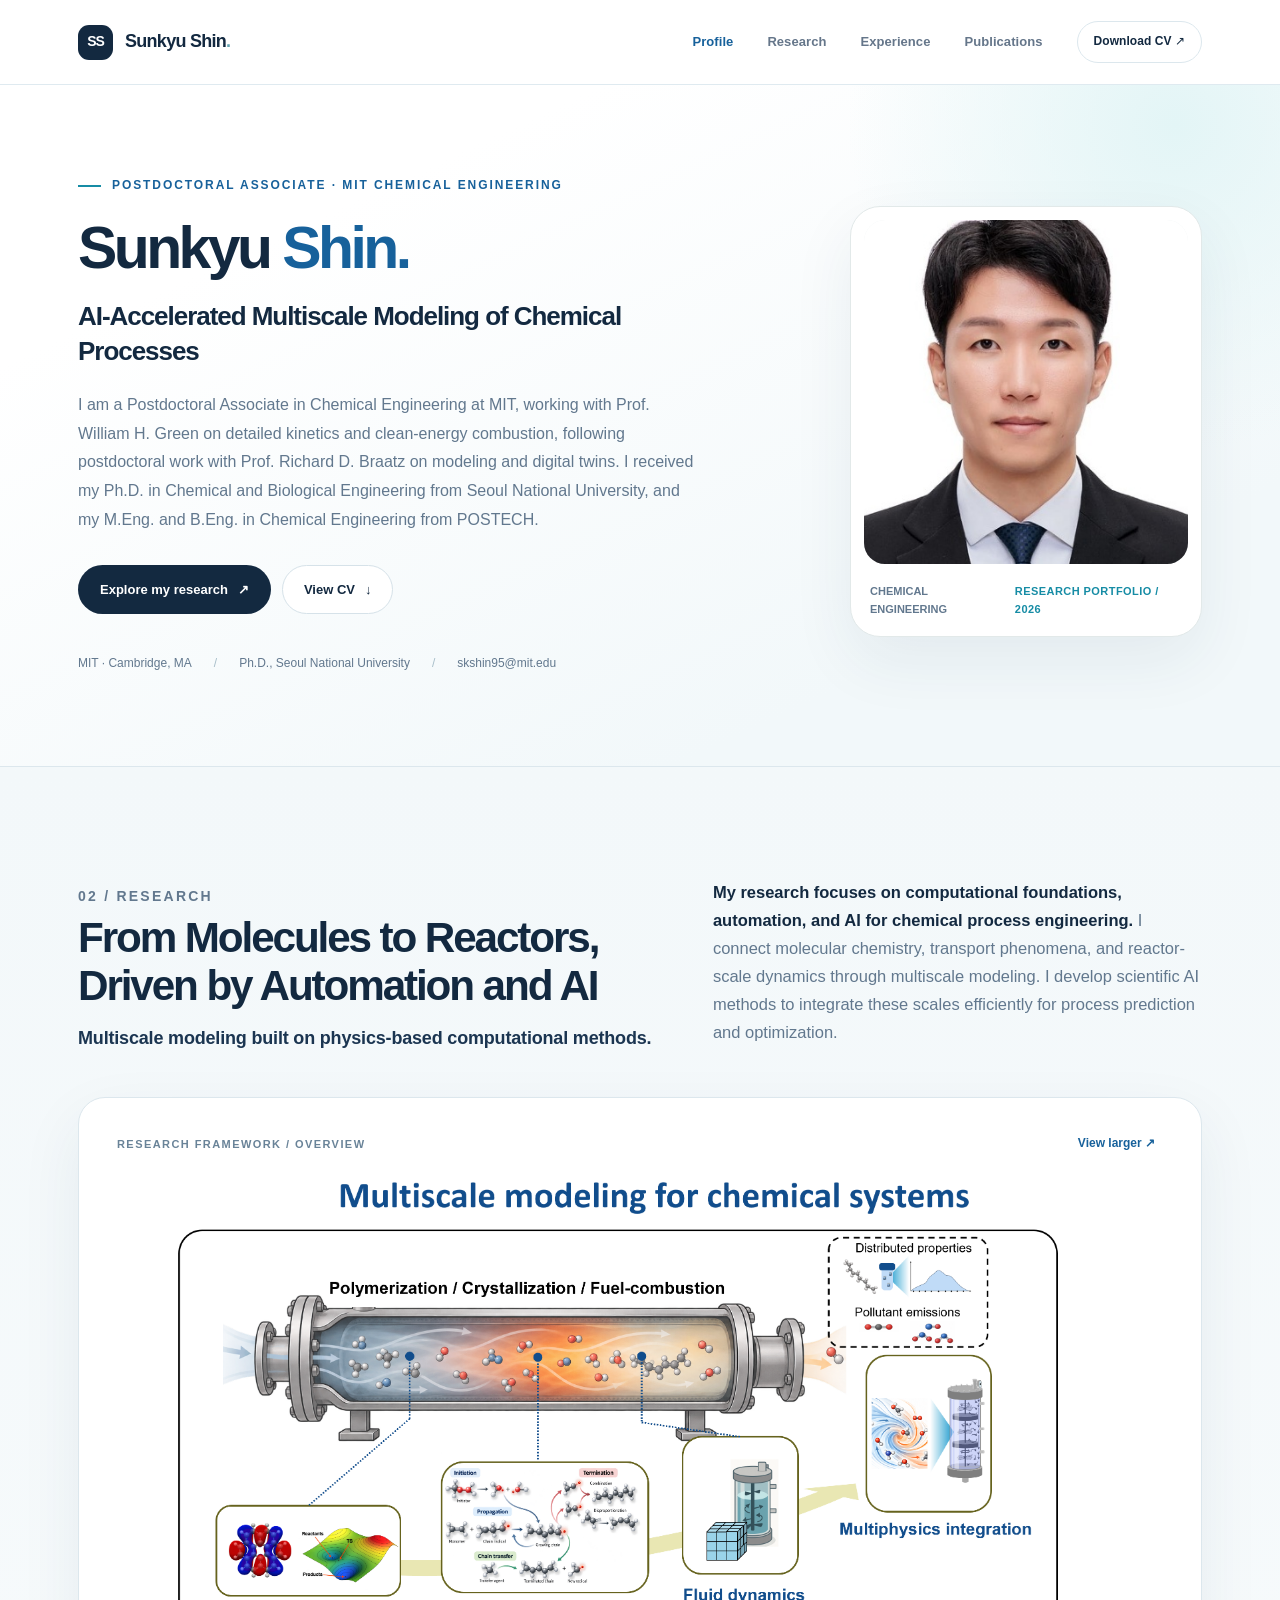
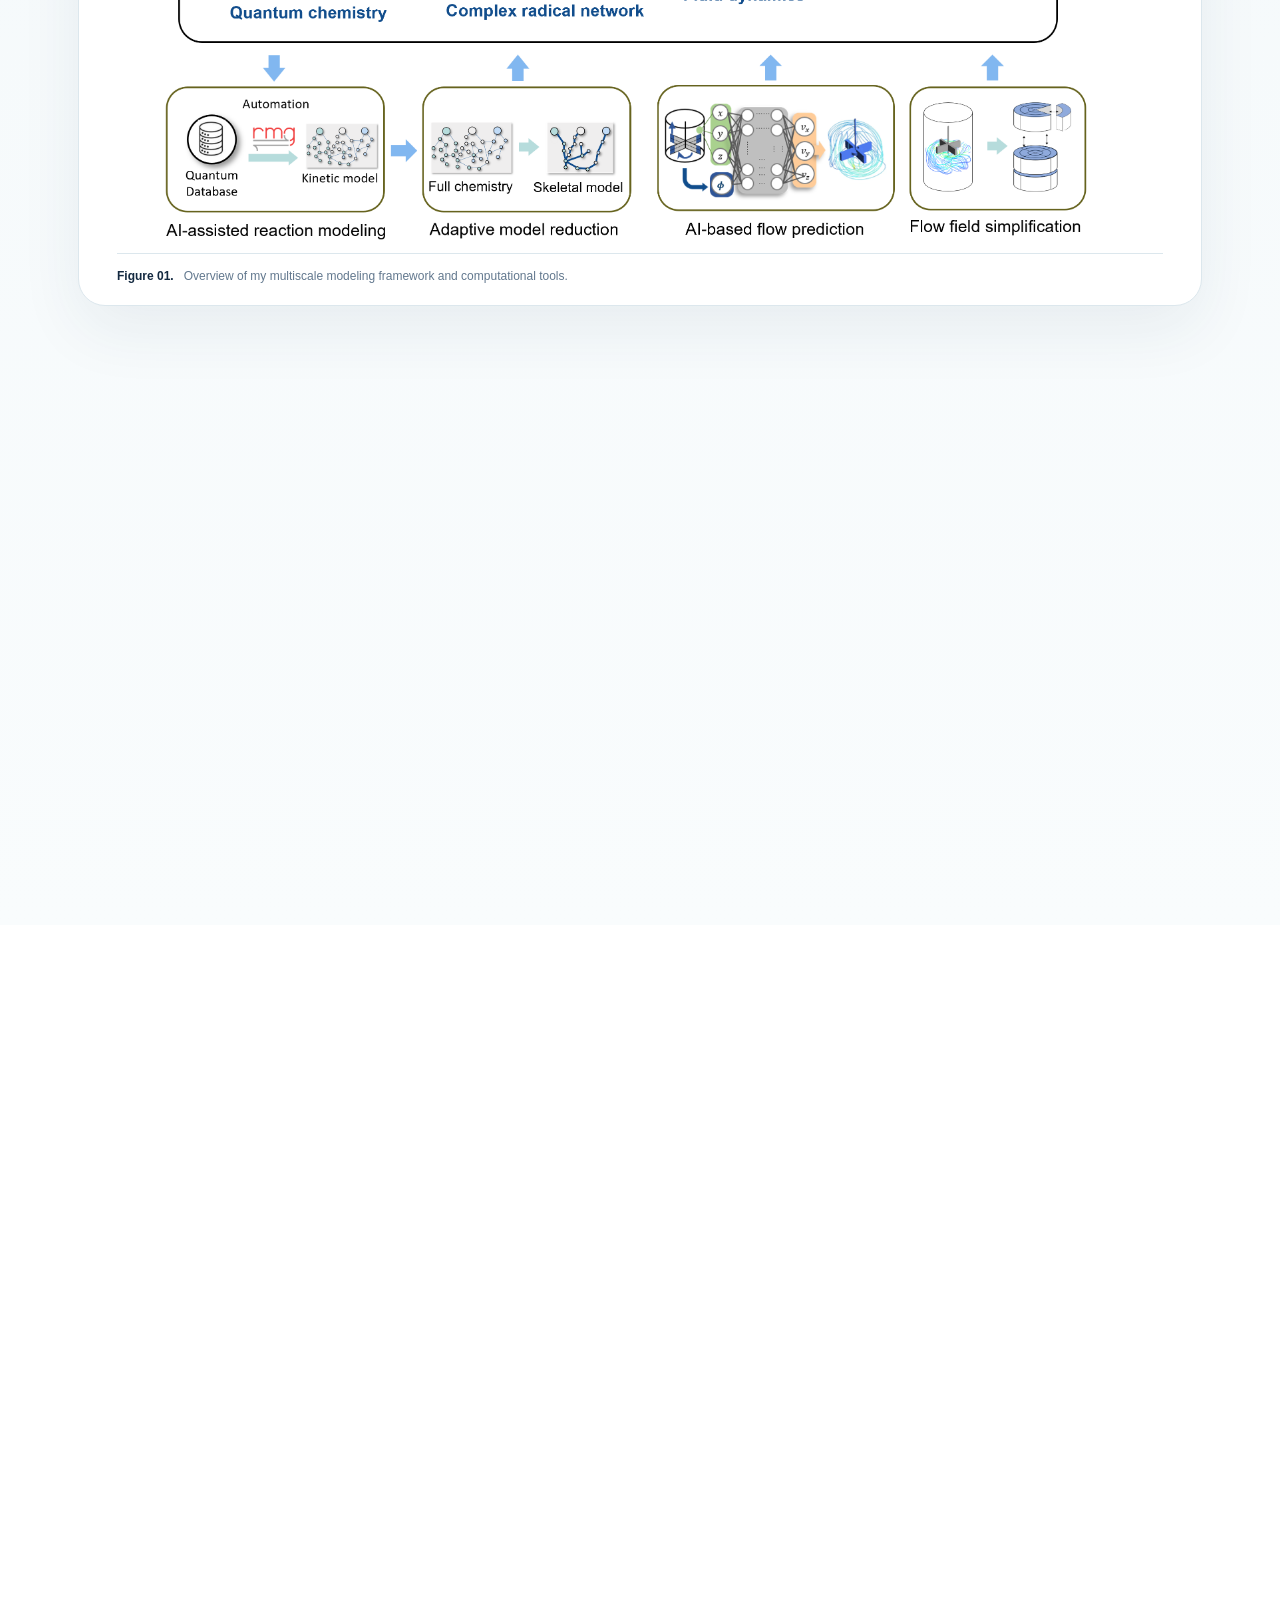
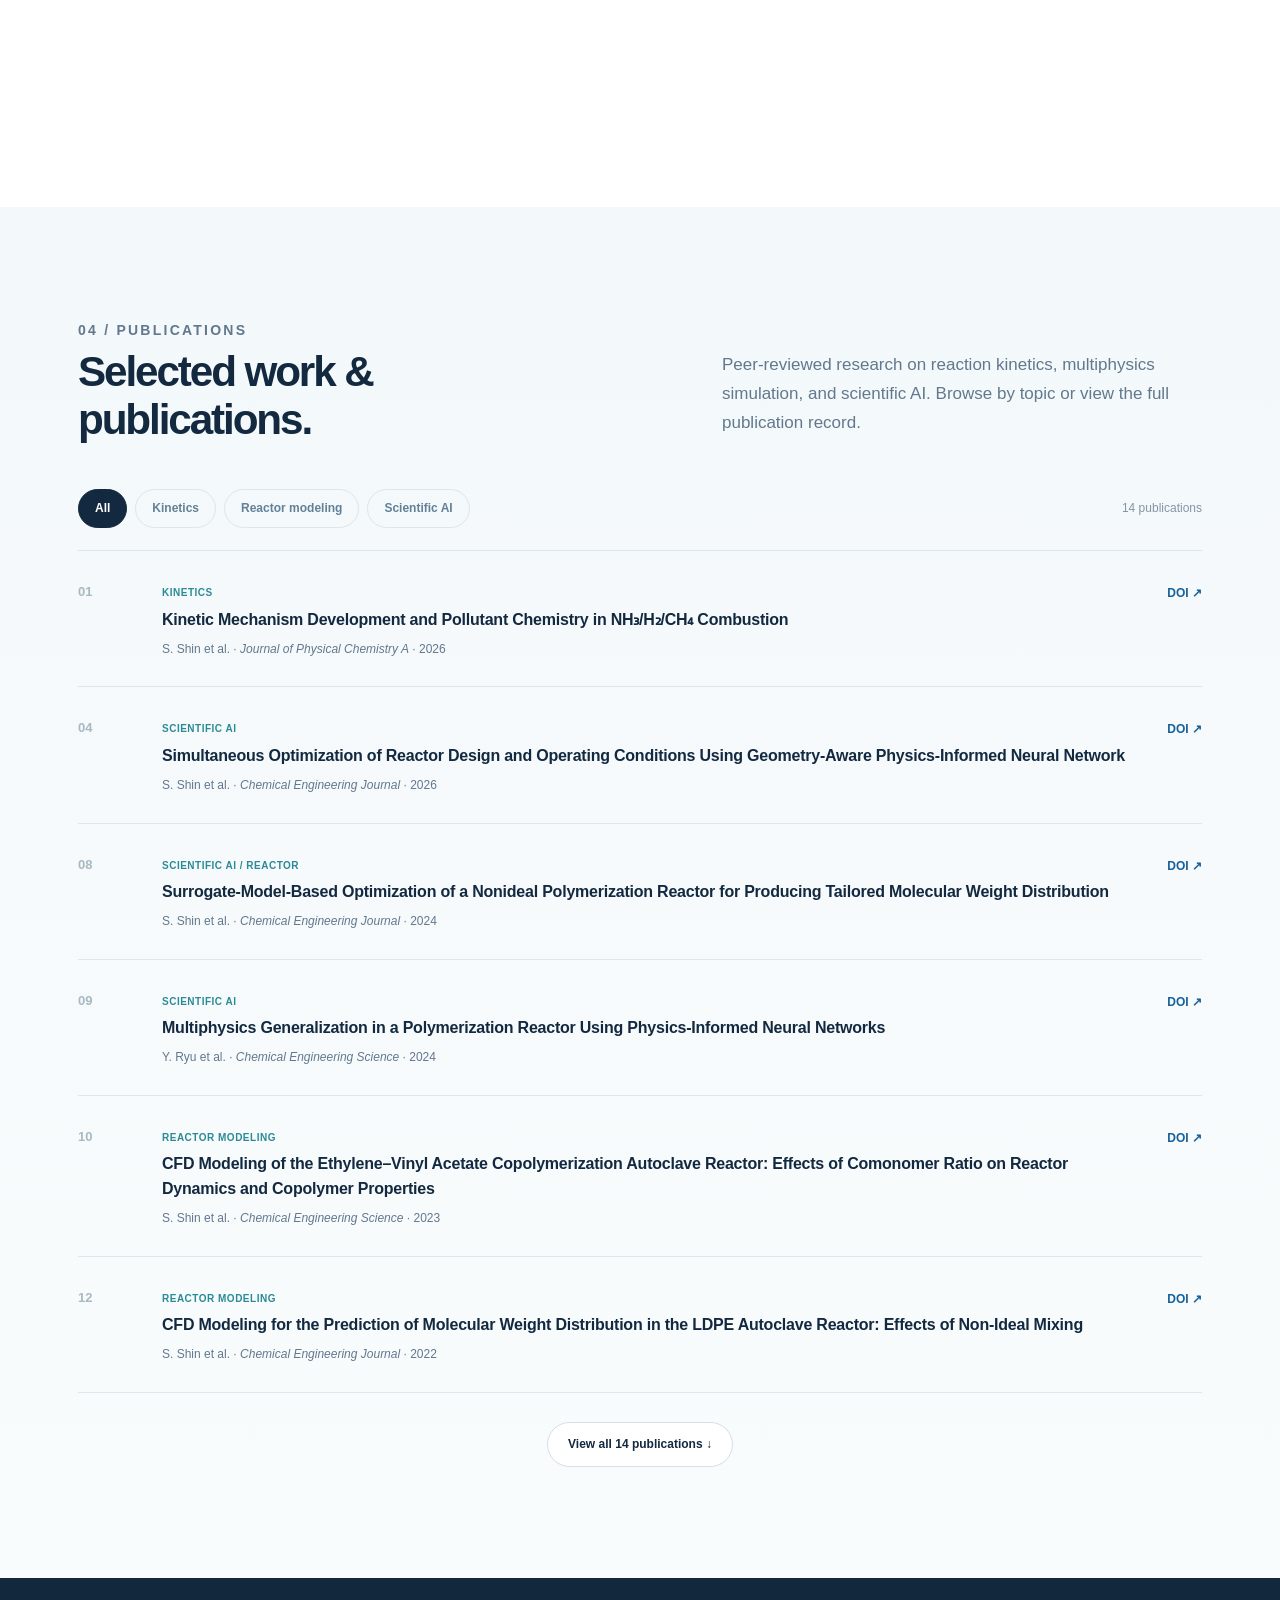
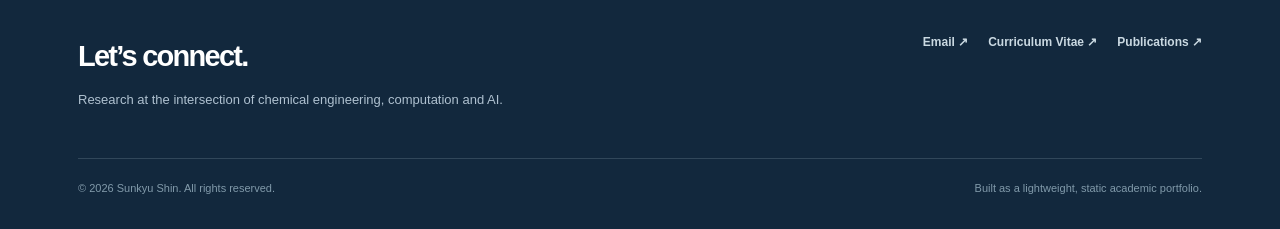
<file: index.html>
<!DOCTYPE html>
<html lang="en">
  <head>
    <meta charset="UTF-8">
    <meta name="viewport" content="width=device-width, initial-scale=1.0">
    <meta name="theme-color" content="#ffffff">
    <meta name="description" content="Sunkyu Shin - chemical engineering postdoctoral researcher at MIT. Multiscale modeling, kinetics, reactors, physics-informed AI.">
    <title>Research Portfolio | Sunkyu Shin</title>
    <link rel="icon" type="image/svg+xml" href="assets/favicon.svg">
    <link rel="stylesheet" href="css/style.css?v=20261016r">
  </head>
  <body>
    <header class="site-header">
      <div class="shell nav-wrap">
        <a href="index.html#profile" class="brand" aria-label="Sunkyu Shin - home">
          <span class="brand-mark">
            SS
          </span>
          <span>Sunkyu Shin<span style="color:#65a5b2">.</span></span>
        </a>
        <button class="menu-btn" aria-label="Open navigation" aria-expanded="false" aria-controls="main-nav">
          ☰
        </button>
        <nav class="header-nav" id="main-nav" aria-label="Main navigation">
          <a href="#profile" aria-label="Profile">Profile</a>
          <a href="#research" aria-label="Research">Research</a>
          <a href="#experience" aria-label="Experience">Experience</a>
          <a href="#publications" aria-label="Publications">Publications</a>
          <a class="nav-ext" href="assets/Sunkyu_Shin_CV.pdf" target="_blank" rel="noopener">Download CV ↗</a>
        </nav>
      </div>
    </header>
    <main>
      <section class="hero" id="profile">
        <div class="shell hero-grid">
          <div class="hero-content reveal">
            <div class="eyebrow">Postdoctoral Associate · MIT Chemical Engineering</div>
            <h1>Sunkyu <span>Shin.</span></h1>
            <p class="hero-subtitle">AI-Accelerated Multiscale Modeling of Chemical Processes</p>
            <p class="hero-summary">I am a Postdoctoral Associate in Chemical Engineering at MIT, working with Prof. William H. Green on detailed kinetics and clean-energy combustion, following postdoctoral work with Prof. Richard D. Braatz on modeling and digital twins. I received my Ph.D. in Chemical and Biological Engineering from Seoul National University, and my M.Eng. and B.Eng. in Chemical Engineering from POSTECH.</p>
            <div class="hero-actions">
              <a class="btn btn-primary" href="#research">Explore my research <span aria-hidden="true">↗</span></a>
              <a class="btn btn-secondary" href="assets/Sunkyu_Shin_CV.pdf" target="_blank" rel="noopener">View CV <span aria-hidden="true">↓</span></a>
            </div>
            <div class="hero-bottom">
              <span>MIT · Cambridge, MA</span>
              <span>Ph.D., Seoul National University</span>
              <span><a href="mailto:skshin95@mit.edu">skshin95@mit.edu</a></span>
            </div>
          </div>
          <div class="profile-frame reveal">
            <img src="assets/profile.jpg" alt="Portrait of Sunkyu Shin">
            <div class="profile-plate">
              <span>CHEMICAL ENGINEERING</span>
              <strong>RESEARCH PORTFOLIO / 2026</strong>
            </div>
          </div>
        </div>
      </section>
      <section class="section section-mist" id="research">
        <div class="shell">
          <div class="section-head research-head reveal">
            <div>
              <p class="section-kicker">02 / Research</p>
              <h2>From Molecules to Reactors,<br>Driven by Automation and AI</h2>
              <p class="section-subtitle">Multiscale modeling built on physics-based computational methods.</p>
            </div>
            <p><strong>My research focuses on computational foundations, automation, and AI for chemical process engineering.</strong> I connect molecular chemistry, transport phenomena, and reactor-scale dynamics through multiscale modeling. I develop scientific AI methods to integrate these scales efficiently for process prediction and optimization.</p>
          </div>
          <div class="framework-panel reveal">
            <div class="framework-top">
              <span>Research framework / Overview</span>
              <button class="zoom-figure" type="button" aria-label="Enlarge research framework figure">View larger ↗</button>
            </div>
            <img src="assets/research-framework.png" alt="Multiscale modeling framework integrating quantum chemistry, chemical kinetics, fluid dynamics, multiphysics, automated reaction networks, and AI" loading="lazy">
            <div class="framework-caption">
              <b>Figure 01.</b>
              <span>Overview of my multiscale modeling framework and computational tools.</span>
            </div>
          </div>
          <div class="research-grid">
            <a class="research-card reveal" href="research-kinetics.html">
              <div class="research-card-head">
                <div class="card-top">
                  <span class="area-number">RESEARCH AREA / 01</span>
                  <span class="card-link">Explore research <span aria-hidden="true">↗</span></span>
                </div>
                <h3>Automated Reaction Network Modeling</h3>
              </div>
              <div class="research-art">
                <img src="assets/kinetics-thumb.png?v=20261017" alt="Automated reaction mechanism generation diagram" loading="lazy">
              </div>
              <div class="research-card-content">
                <p>Building detailed kinetic models for fuel systems with the Reaction Mechanism Generator (RMG), based on quantum chemistry databases.</p>
              </div>
            </a>
            <a class="research-card reveal" href="research-reactors.html">
              <div class="research-card-head">
                <div class="card-top">
                  <span class="area-number">RESEARCH AREA / 02</span>
                  <span class="card-link">Explore research <span aria-hidden="true">↗</span></span>
                </div>
                <h3>Multiphysics Modeling of Chemical Reactors</h3>
              </div>
              <div class="research-art reactor">
                <img src="assets/reactor-thumb.png?v=20261017" alt="Multiphysics chemical reactor with species and temperature gradients" loading="lazy">
              </div>
              <div class="research-card-content">
                <p>Coupling flow, transport, reaction kinetics, and population balances to predict product distributions.</p>
              </div>
            </a>
            <a class="research-card reveal" href="research-ai.html">
              <div class="research-card-head">
                <div class="card-top">
                  <span class="area-number">RESEARCH AREA / 03</span>
                  <span class="card-link">Explore research <span aria-hidden="true">↗</span></span>
                </div>
                <h3>Scientific AI Integration</h3>
              </div>
              <div class="research-art ai">
                <img src="assets/ai-thumb.png" alt="Physics-informed neural network architecture and fluid flow" loading="lazy">
              </div>
              <div class="research-card-content">
                <p>Physics-informed learning, geometry-aware surrogates, and AI-assisted tools for faster simulation and design.</p>
              </div>
            </a>
          </div>
        </div>
      </section>
      <section class="section section-white" id="experience">
        <div class="shell">
          <div class="section-head reveal">
            <div>
              <p class="section-kicker">03 / Experience</p>
              <h2>Research journey.</h2>
            </div>
            <p>A foundation in chemical process modeling, expanded through collaborations and research across chemical engineering applications.</p>
          </div>
          <div class="timeline">
            <div>
              <article class="timeline-entry reveal">
                <div class="timeline-year">2025 — NOW</div>
                <div>
                  <h3 class="timeline-title">Postdoctoral Associate</h3>
                  <p class="timeline-place">Massachusetts Institute of Technology · Chemical Engineering</p>
                  <p class="timeline-detail">Prof. William H. Green · Detailed kinetics and clean-energy combustion</p>
                </div>
              </article>
              <article class="timeline-entry reveal">
                <div class="timeline-year">2024 — 2025</div>
                <div>
                  <h3 class="timeline-title">Postdoctoral Associate</h3>
                  <p class="timeline-place">Massachusetts Institute of Technology · Chemical Engineering</p>
                  <p class="timeline-detail">Prof. Richard D. Braatz · Modeling and digital twins</p>
                </div>
              </article>
              <article class="timeline-entry reveal">
                <div class="timeline-year">2020 — 2024</div>
                <div>
                  <h3 class="timeline-title">Ph.D. in Chemical and Biological Engineering</h3>
                  <p class="timeline-place">Seoul National University</p>
                  <p class="timeline-detail">Advisor: Prof. Won Bo Lee · Multiphysics modeling and PINNs</p>
                </div>
              </article>
            </div>
            <div>
              <article class="timeline-entry reveal">
                <div class="timeline-year">2018 — 2020</div>
                <div>
                  <h3 class="timeline-title">M.Eng. in Chemical Engineering</h3>
                  <p class="timeline-place">POSTECH</p>
                  <p class="timeline-detail">Advisor: Prof. In-Beum Lee · Process systems engineering</p>
                </div>
              </article>
              <article class="timeline-entry reveal">
                <div class="timeline-year">2014 — 2018</div>
                <div>
                  <h3 class="timeline-title">B.Eng. in Chemical Engineering</h3>
                  <p class="timeline-place">POSTECH</p>
                  <p class="timeline-detail">Magna cum laude · National Science &amp; Technology Scholarship</p>
                </div>
              </article>
            </div>
          </div>
          <div class="timeline-note reveal">
            <p>For detailed academic appointments, prior projects, and additional professional activities, see the full CV.</p>
            <a class="text-link" href="assets/Sunkyu_Shin_CV.pdf" target="_blank" rel="noopener">Full CV (PDF) ↗</a>
          </div>
        </div>
      </section>
      <section class="section section-mist" id="publications">
        <div class="shell">
          <div class="section-head reveal">
            <div>
              <p class="section-kicker">04 / Publications</p>
              <h2>Selected work &amp;<br>publications.</h2>
            </div>
            <p>Peer-reviewed research on reaction kinetics, multiphysics simulation, and scientific AI. Browse by topic or view the full publication record.</p>
          </div>
          <div class="pub-toolbar reveal">
            <div class="pub-filters" aria-label="Filter publications">
              <button class="filter-btn active" data-filter="all" aria-pressed="true">All</button>
              <button class="filter-btn" data-filter="kinetics" aria-pressed="false">Kinetics</button>
              <button class="filter-btn" data-filter="reactor" aria-pressed="false">Reactor modeling</button>
              <button class="filter-btn" data-filter="ai" aria-pressed="false">Scientific AI</button>
            </div>
            <span class="pub-count">14 publications</span>
          </div>
          <div class="pub-list">
            <article class="publication" data-category="kinetics" data-featured="true">
              <div class="pub-n">01</div>
              <div>
                <div class="pub-topic">Kinetics</div>
                <h3 class="pub-title">Kinetic Mechanism Development and Pollutant Chemistry in NH₃/H₂/CH₄ Combustion</h3>
                <p class="pub-meta">S. Shin et al. · <em>Journal of Physical Chemistry A</em> · 2026</p>
              </div>
              <a class="pub-doi" href="https://doi.org/10.1021/acs.jpca.6c04337" target="_blank" rel="noopener noreferrer" aria-label="DOI for publication 1">DOI ↗</a>
            </article>
            <article class="publication" data-category="reactor" data-featured="false">
              <div class="pub-n">02</div>
              <div>
                <div class="pub-topic">Reactor modeling</div>
                <h3 class="pub-title">Understanding Size Distributions during Lipid Nanoparticle Manufacturing through Mechanistic Modeling</h3>
                <p class="pub-meta">S. Mukherjee et al. · <em>ACS Omega</em> · 2026</p>
              </div>
              <a class="pub-doi" href="https://doi.org/10.1021/acsomega.6c00100" target="_blank" rel="noopener noreferrer" aria-label="DOI for publication 2">DOI ↗</a>
            </article>
            <article class="publication" data-category="kinetics" data-featured="false">
              <div class="pub-n">03</div>
              <div>
                <div class="pub-topic">Kinetics</div>
                <h3 class="pub-title">Detailed Kinetic Model for Combustion of NH₃/H₂ Blends</h3>
                <p class="pub-meta">Y.-C. Kao et al. · <em>Physical Chemistry Chemical Physics</em> · 2026</p>
              </div>
              <a class="pub-doi" href="https://doi.org/10.1039/d5cp04149j" target="_blank" rel="noopener noreferrer" aria-label="DOI for publication 3">DOI ↗</a>
            </article>
            <article class="publication" data-category="ai" data-featured="true">
              <div class="pub-n">04</div>
              <div>
                <div class="pub-topic">Scientific AI</div>
                <h3 class="pub-title">Simultaneous Optimization of Reactor Design and Operating Conditions Using Geometry-Aware Physics-Informed Neural Network</h3>
                <p class="pub-meta">S. Shin et al. · <em>Chemical Engineering Journal</em> · 2026</p>
              </div>
              <a class="pub-doi" href="https://doi.org/10.1016/j.cej.2025.171870" target="_blank" rel="noopener noreferrer" aria-label="DOI for publication 4">DOI ↗</a>
            </article>
            <article class="publication" data-category="reactor" data-featured="false">
              <div class="pub-n">05</div>
              <div>
                <div class="pub-topic">Reactor modeling</div>
                <h3 class="pub-title">End-to-End Digital Twin Software for Continuous mRNA Manufacturing</h3>
                <p class="pub-meta">M. A. Shahab et al. · <em>International Journal of Pharmaceutics</em> · 2025</p>
              </div>
              <a class="pub-doi" href="https://doi.org/10.1016/j.ijpharm.2025.126301" target="_blank" rel="noopener noreferrer" aria-label="DOI for publication 5">DOI ↗</a>
            </article>
            <article class="publication" data-category="reactor" data-featured="false">
              <div class="pub-n">06</div>
              <div>
                <div class="pub-topic">Reactor modeling</div>
                <h3 class="pub-title">Mechanistic Modeling of Lipid Nanoparticle (LNP) Precipitation via Population Balance Equations (PBEs)</h3>
                <p class="pub-meta">S. Shin et al. · <em>Chemical Engineering Journal</em> · 2025</p>
              </div>
              <a class="pub-doi" href="https://doi.org/10.1016/j.cej.2025.167786" target="_blank" rel="noopener noreferrer" aria-label="DOI for publication 6">DOI ↗</a>
            </article>
            <article class="publication" data-category="reactor" data-featured="false">
              <div class="pub-n">07</div>
              <div>
                <div class="pub-topic">Reactor modeling</div>
                <h3 class="pub-title">Mechanistic Modeling of Lipid Nanoparticle Formation for the Delivery of Nucleic Acid Therapeutics</h3>
                <p class="pub-meta">P. K. Inguva et al. · <em>Biotechnology Advances</em> · 2025</p>
              </div>
              <a class="pub-doi" href="https://doi.org/10.1016/j.biotechadv.2025.108643" target="_blank" rel="noopener noreferrer" aria-label="DOI for publication 7">DOI ↗</a>
            </article>
            <article class="publication" data-category="ai reactor" data-featured="true">
              <div class="pub-n">08</div>
              <div>
                <div class="pub-topic">Scientific AI / Reactor</div>
                <h3 class="pub-title">Surrogate-Model-Based Optimization of a Nonideal Polymerization Reactor for Producing Tailored Molecular Weight Distribution</h3>
                <p class="pub-meta">S. Shin et al. · <em>Chemical Engineering Journal</em> · 2024</p>
              </div>
              <a class="pub-doi" href="https://doi.org/10.1016/j.cej.2024.152008" target="_blank" rel="noopener noreferrer" aria-label="DOI for publication 8">DOI ↗</a>
            </article>
            <article class="publication" data-category="ai" data-featured="true">
              <div class="pub-n">09</div>
              <div>
                <div class="pub-topic">Scientific AI</div>
                <h3 class="pub-title">Multiphysics Generalization in a Polymerization Reactor Using Physics-Informed Neural Networks</h3>
                <p class="pub-meta">Y. Ryu et al. · <em>Chemical Engineering Science</em> · 2024</p>
              </div>
              <a class="pub-doi" href="https://doi.org/10.1016/j.ces.2024.120385" target="_blank" rel="noopener noreferrer" aria-label="DOI for publication 9">DOI ↗</a>
            </article>
            <article class="publication" data-category="reactor" data-featured="true">
              <div class="pub-n">10</div>
              <div>
                <div class="pub-topic">Reactor modeling</div>
                <h3 class="pub-title">CFD Modeling of the Ethylene–Vinyl Acetate Copolymerization Autoclave Reactor: Effects of Comonomer Ratio on Reactor Dynamics and Copolymer Properties</h3>
                <p class="pub-meta">S. Shin et al. · <em>Chemical Engineering Science</em> · 2023</p>
              </div>
              <a class="pub-doi" href="https://doi.org/10.1016/j.ces.2022.118430" target="_blank" rel="noopener noreferrer" aria-label="DOI for publication 10">DOI ↗</a>
            </article>
            <article class="publication" data-category="systems" data-featured="false">
              <div class="pub-n">11</div>
              <div>
                <div class="pub-topic">Process systems</div>
                <h3 class="pub-title">Optimal Control of Polymer Grade Change in LDPE Autoclave Reactor Based on Nonlinear Model Predictive Control</h3>
                <p class="pub-meta">J. Park et al. · <em>ICCAS 2022</em> · 2022</p>
              </div>
              <span class="pub-doi">Conference</span>
            </article>
            <article class="publication" data-category="reactor" data-featured="true">
              <div class="pub-n">12</div>
              <div>
                <div class="pub-topic">Reactor modeling</div>
                <h3 class="pub-title">CFD Modeling for the Prediction of Molecular Weight Distribution in the LDPE Autoclave Reactor: Effects of Non-Ideal Mixing</h3>
                <p class="pub-meta">S. Shin et al. · <em>Chemical Engineering Journal</em> · 2022</p>
              </div>
              <a class="pub-doi" href="https://doi.org/10.1016/j.cej.2021.131829" target="_blank" rel="noopener noreferrer" aria-label="DOI for publication 12">DOI ↗</a>
            </article>
            <article class="publication" data-category="systems" data-featured="false">
              <div class="pub-n">13</div>
              <div>
                <div class="pub-topic">Process systems</div>
                <h3 class="pub-title">Techno-Economic Evaluation of Polygeneration System for Olefins and Power by Using Steel-Mill Off-Gases</h3>
                <p class="pub-meta">J.-K. Lee et al. · <em>Energy Conversion and Management</em> · 2020</p>
              </div>
              <a class="pub-doi" href="https://doi.org/10.1016/j.enconman.2020.113316" target="_blank" rel="noopener noreferrer" aria-label="DOI for publication 13">DOI ↗</a>
            </article>
            <article class="publication" data-category="systems" data-featured="false">
              <div class="pub-n">14</div>
              <div>
                <div class="pub-topic">Process systems</div>
                <h3 class="pub-title">Development and Techno-Economic Study of Methanol Production from Coke-Oven Gas Blended with Linz Donawitz Gas</h3>
                <p class="pub-meta">S. Shin et al. · <em>Energy</em> · 2020</p>
              </div>
              <a class="pub-doi" href="https://doi.org/10.1016/j.energy.2020.117506" target="_blank" rel="noopener noreferrer" aria-label="DOI for publication 14">DOI ↗</a>
            </article>
          </div>
          <div class="pub-actions">
            <button class="pub-more" type="button">View all 14 publications ↓</button>
          </div>
        </div>
      </section>
    </main>
    <div class="figure-modal" role="dialog" aria-label="Enlarged research overview" aria-hidden="true">
      <button class="modal-close" type="button" aria-label="Close enlarged figure">×</button>
      <img src="assets/research-framework.png" alt="Enlarged multiscale modeling framework">
    </div>
    <footer class="footer">
      <div class="shell">
        <div class="footer-grid">
          <div>
            <h3>Let’s connect.</h3>
            <p>Research at the intersection of chemical engineering, computation and AI.</p>
          </div>
          <div class="footer-links">
            <a href="mailto:skshin95@mit.edu">Email ↗</a>
            <a href="assets/Sunkyu_Shin_CV.pdf" target="_blank" rel="noopener">Curriculum Vitae ↗</a>
            <a href="index.html#publications">Publications ↗</a>
          </div>
        </div>
        <div class="footer-floor">
          <span>© 2026 Sunkyu Shin. All rights reserved.</span>
          <span>Built as a lightweight, static academic portfolio.</span>
        </div>
      </div>
    </footer>
    <script src="js/site.js?v=20261016r" defer></script>
  </body>
</html>
</file>
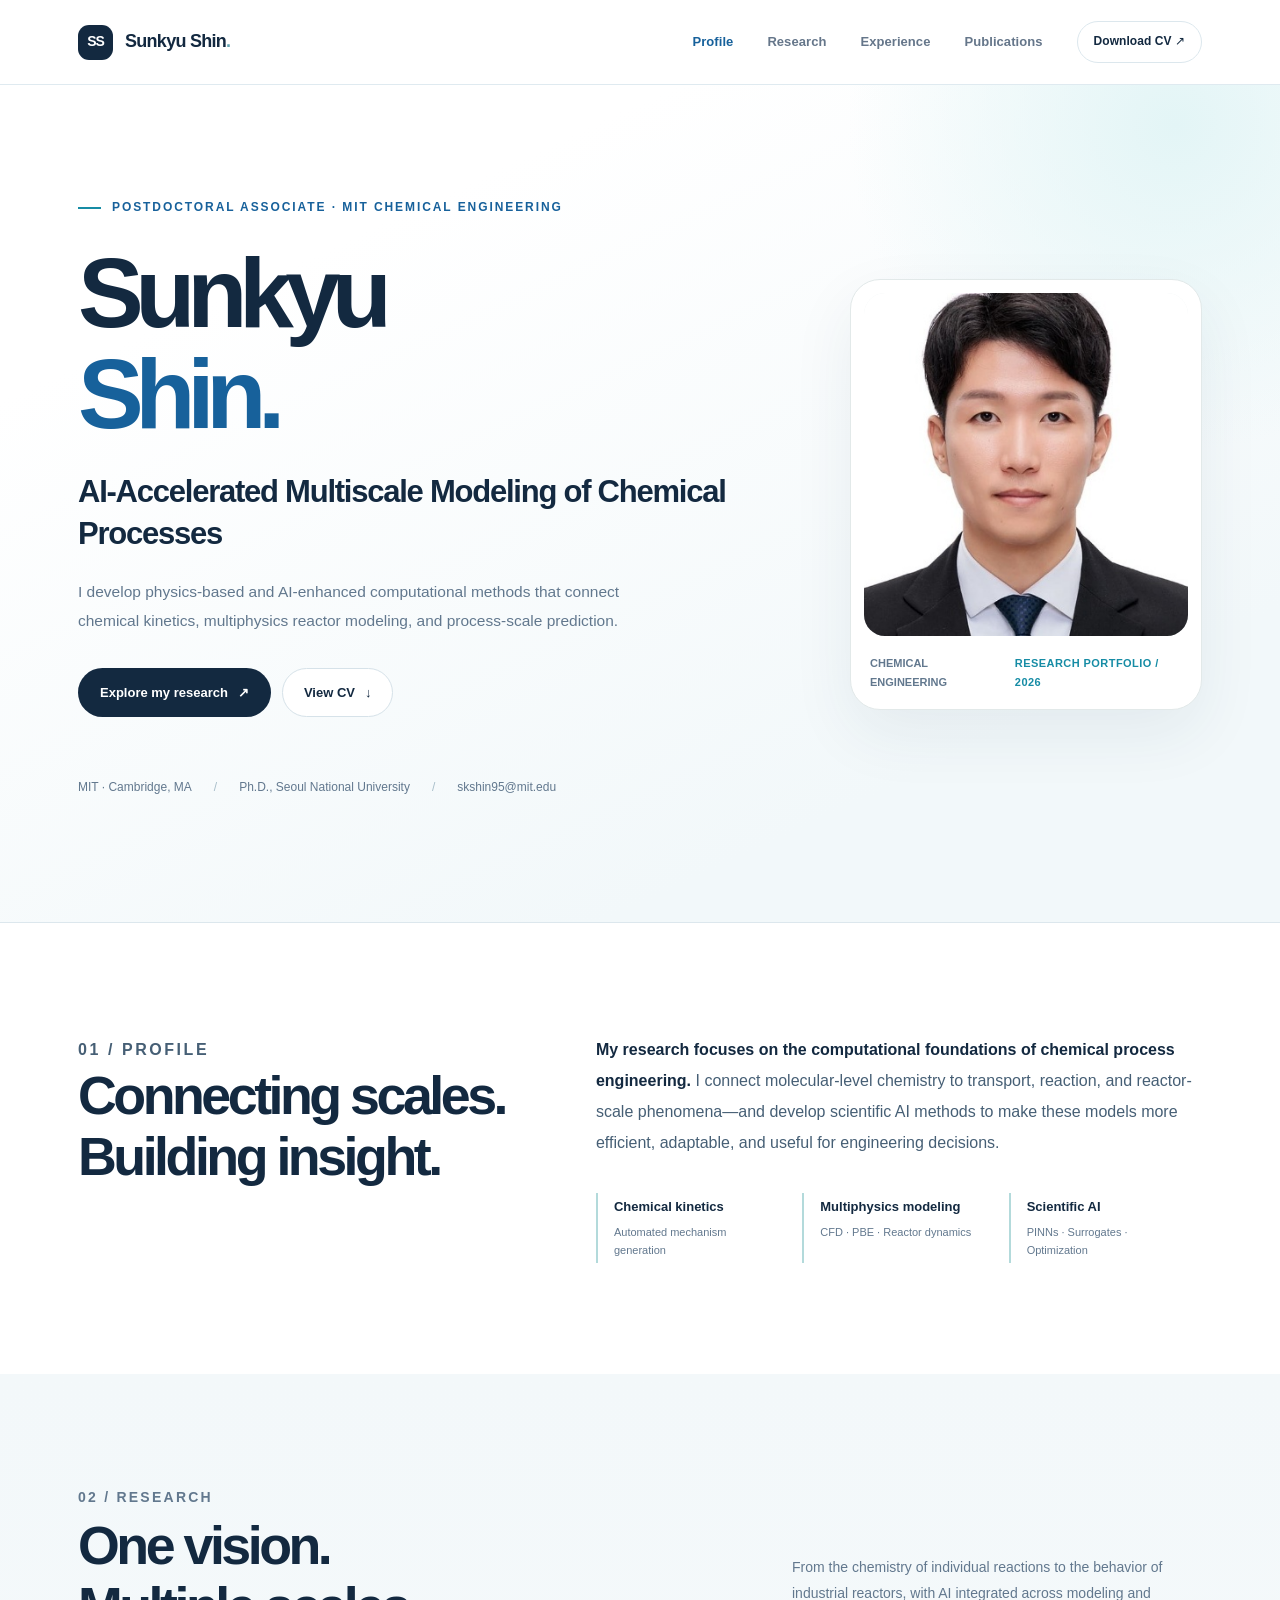
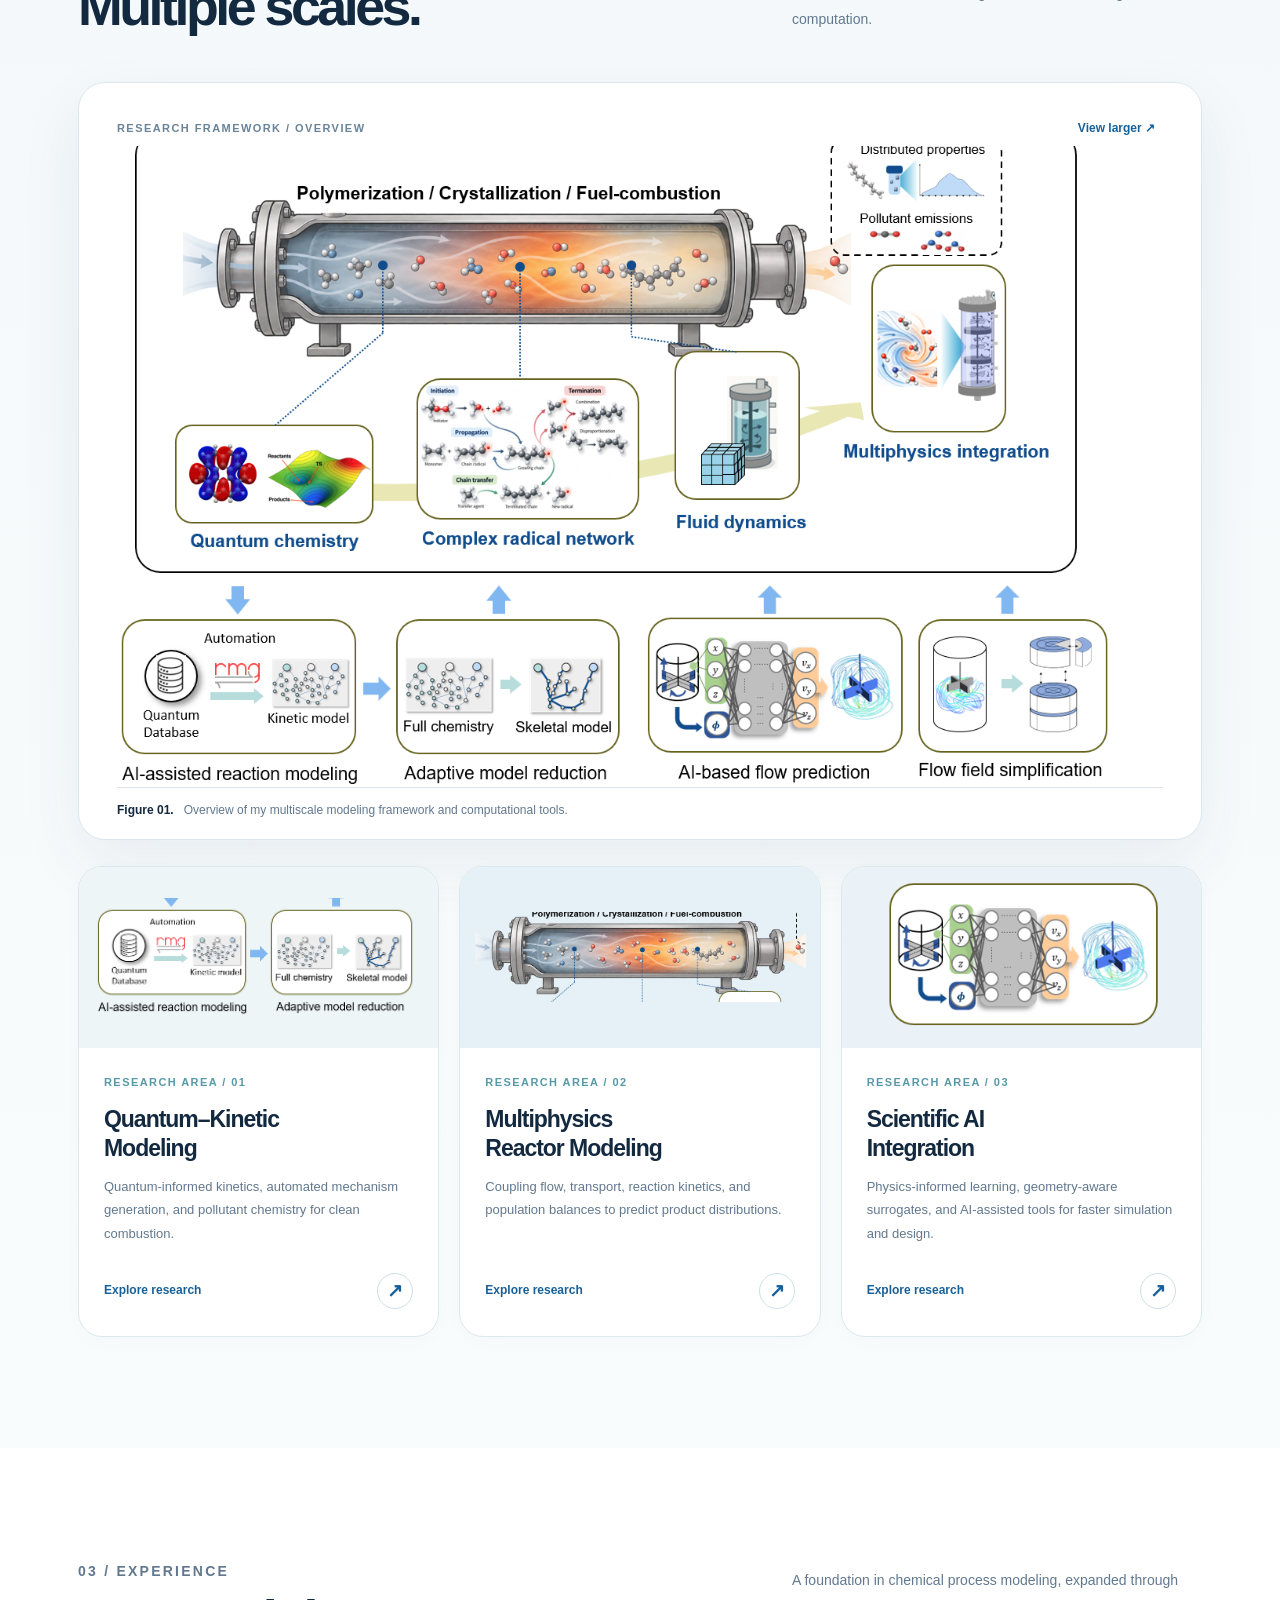
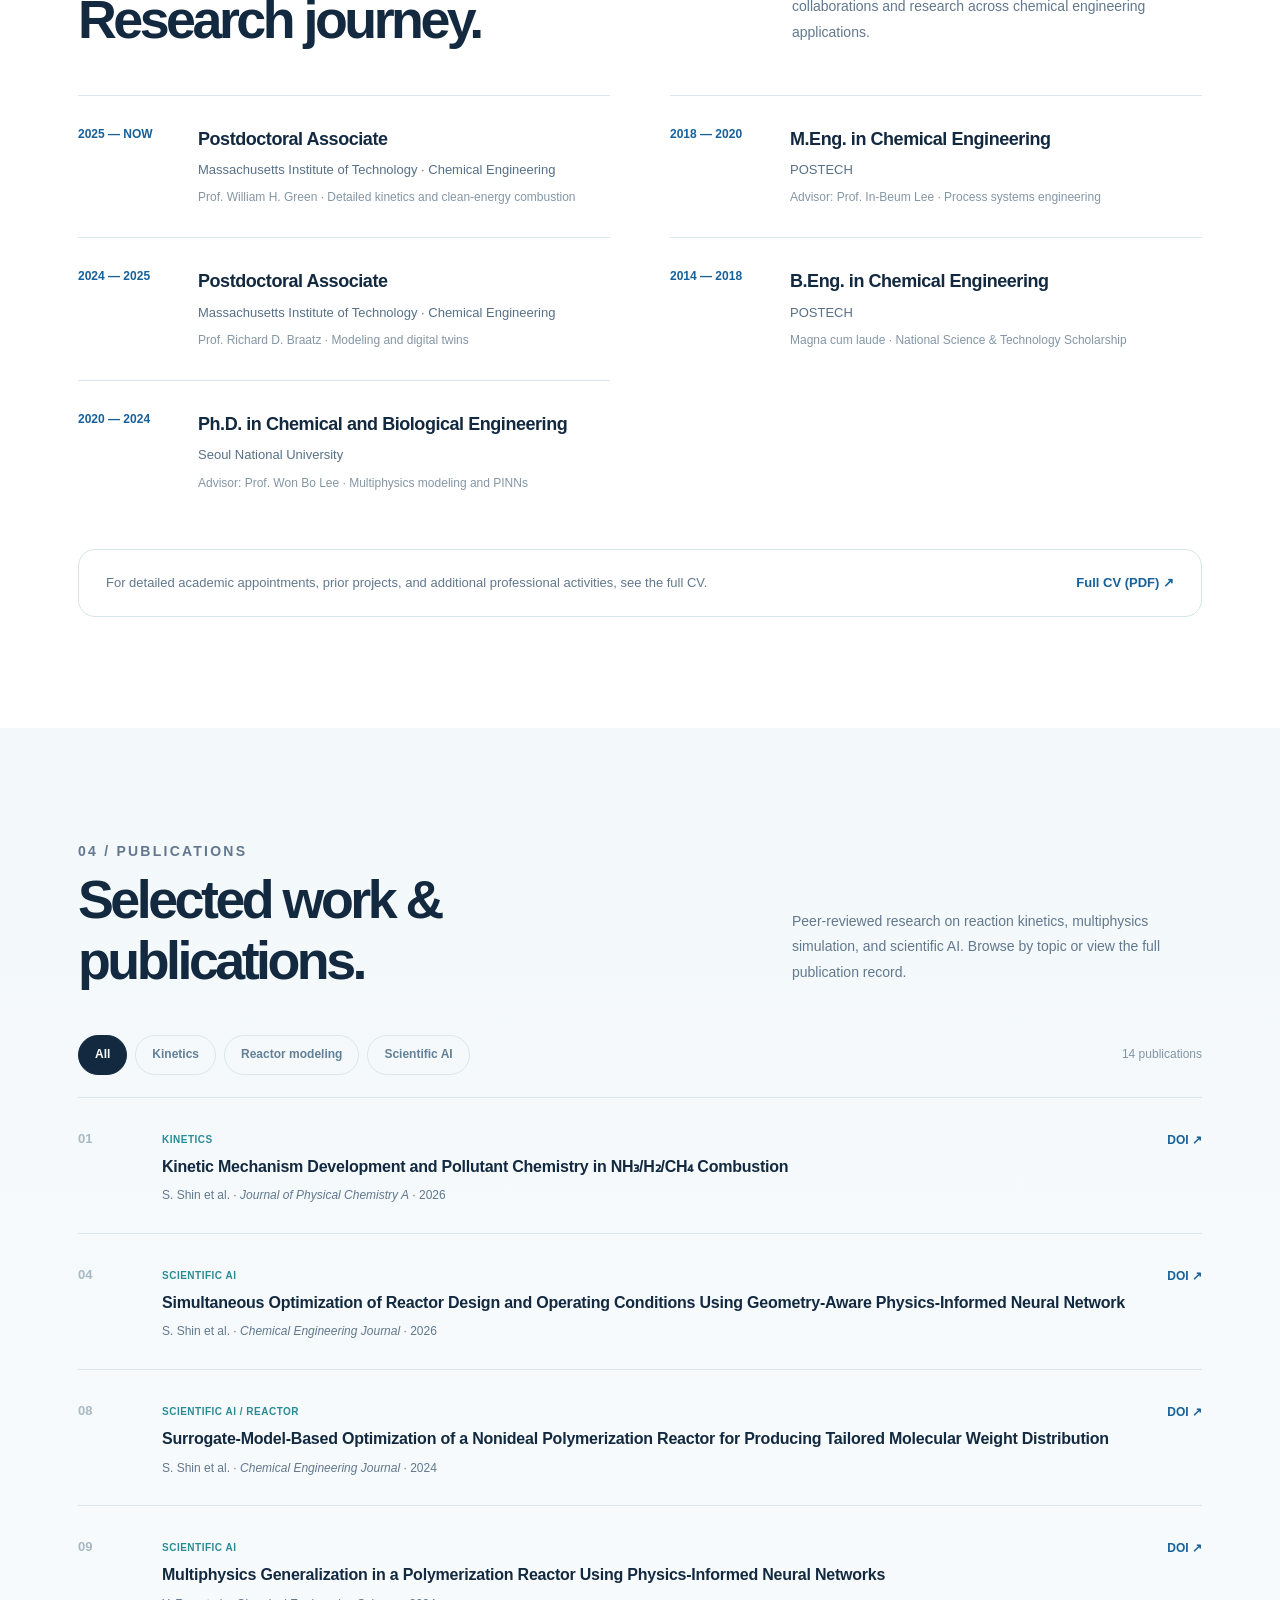
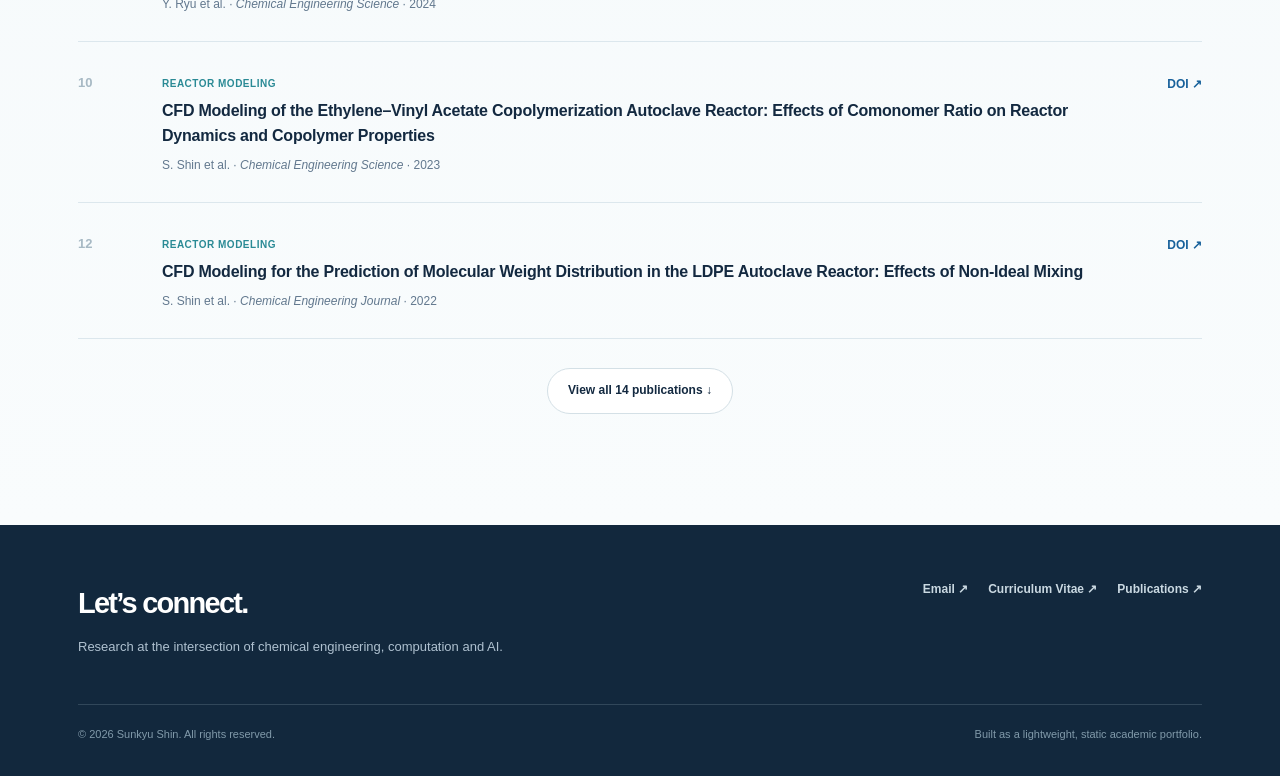
<file: Sunkyu_Shin_Portfolio_Draft01/index.html>
<!DOCTYPE html><html lang="en"><head><meta charset="UTF-8"><meta name="viewport" content="width=device-width, initial-scale=1.0"><meta name="theme-color" content="#ffffff"><meta name="description" content="Sunkyu Shin - chemical engineering postdoctoral researcher at MIT. Multiscale modeling, kinetics, reactors, physics-informed AI."><title>Research Portfolio | Sunkyu Shin</title><link rel="icon" type="image/svg+xml" href="assets/favicon.svg"><link rel="stylesheet" href="css/style.css"></head><body><header class="site-header"><div class="shell nav-wrap">
  <a href="index.html#profile" class="brand" aria-label="Sunkyu Shin - home"><span class="brand-mark">SS</span><span>Sunkyu Shin<span style="color:#65a5b2">.</span></span></a>
  <button class="menu-btn" aria-label="Open navigation" aria-expanded="false" aria-controls="main-nav">☰</button>
  <nav class="header-nav" id="main-nav" aria-label="Main navigation"><a href="#profile" aria-label="Profile">Profile</a><a href="#research" aria-label="Research">Research</a><a href="#experience" aria-label="Experience">Experience</a><a href="#publications" aria-label="Publications">Publications</a>
    <a class="nav-ext" href="assets/Sunkyu_Shin_CV.pdf" target="_blank" rel="noopener">Download CV ↗</a></nav>
 </div></header><main>
<section class="hero" id="profile"><div class="shell hero-grid"><div class="hero-content reveal">
 <div class="eyebrow">Postdoctoral Associate · MIT Chemical Engineering</div>
 <h1>Sunkyu <span>Shin.</span></h1>
 <p class="hero-subtitle">AI-Accelerated Multiscale Modeling of Chemical Processes</p>
 <p class="hero-summary">I develop physics-based and AI-enhanced computational methods that connect chemical kinetics, multiphysics reactor modeling, and process-scale prediction.</p>
 <div class="hero-actions"><a class="btn btn-primary" href="#research">Explore my research <span aria-hidden="true">↗</span></a><a class="btn btn-secondary" href="assets/Sunkyu_Shin_CV.pdf" target="_blank" rel="noopener">View CV <span aria-hidden="true">↓</span></a></div>
 <div class="hero-bottom"><span>MIT · Cambridge, MA</span><span>Ph.D., Seoul National University</span><span>skshin95@mit.edu</span></div>
 </div><div class="profile-frame reveal"><img src="assets/profile.jpg" alt="Portrait of Sunkyu Shin"><div class="profile-plate"><span>CHEMICAL ENGINEERING</span><strong>RESEARCH PORTFOLIO / 2026</strong></div></div></div></section>
<section class="section section-white" aria-labelledby="profile-about"><div class="shell"><div class="statement-grid reveal"><div><p class="section-kicker">01 / Profile</p><div class="section-head"><h2 id="profile-about">Connecting scales.<br>Building insight.</h2></div></div><div><p><strong>My research focuses on the computational foundations of chemical process engineering.</strong> I connect molecular-level chemistry to transport, reaction, and reactor-scale phenomena—and develop scientific AI methods to make these models more efficient, adaptable, and useful for engineering decisions.</p><div class="mini-facts"><div class="mini-fact"><b>Chemical kinetics</b><span>Automated mechanism generation</span></div><div class="mini-fact"><b>Multiphysics modeling</b><span>CFD · PBE · Reactor dynamics</span></div><div class="mini-fact"><b>Scientific AI</b><span>PINNs · Surrogates · Optimization</span></div></div></div></div></div></section>
<section class="section section-mist" id="research"><div class="shell"><div class="section-head reveal"><div><p class="section-kicker">02 / Research</p><h2>One vision.<br>Multiple scales.</h2></div><p>From the chemistry of individual reactions to the behavior of industrial reactors, with AI integrated across modeling and computation.</p></div>
 <div class="framework-panel reveal"><div class="framework-top"><span>Research framework / Overview</span><button class="zoom-figure" type="button" aria-label="Enlarge research framework figure">View larger ↗</button></div><img src="assets/research-framework.png" alt="Multiscale modeling framework integrating quantum chemistry, chemical kinetics, fluid dynamics, multiphysics, automated reaction networks, and AI" loading="lazy"><div class="framework-caption"><b>Figure 01.</b><span>Overview of my multiscale modeling framework and computational tools.</span></div></div>
 <div class="research-grid">
 <a class="research-card reveal" href="research-kinetics.html"><div class="research-art"><img src="assets/kinetics-thumb.png" alt="Automated reaction mechanism generation diagram" loading="lazy"></div><div class="research-card-content"><span class="area-number">RESEARCH AREA / 01</span><h3>Quantum–Kinetic<br>Modeling</h3><p>Quantum-informed kinetics, automated mechanism generation, and pollutant chemistry for clean combustion.</p><div class="card-arrow"><span>Explore research</span><span class="arrow-circle">↗</span></div></div></a>
 <a class="research-card reveal" href="research-reactors.html"><div class="research-art reactor"><img src="assets/reactor-thumb.png" alt="Multiphysics chemical reactor with species and temperature gradients" loading="lazy"></div><div class="research-card-content"><span class="area-number">RESEARCH AREA / 02</span><h3>Multiphysics<br>Reactor Modeling</h3><p>Coupling flow, transport, reaction kinetics, and population balances to predict product distributions.</p><div class="card-arrow"><span>Explore research</span><span class="arrow-circle">↗</span></div></div></a>
 <a class="research-card reveal" href="research-ai.html"><div class="research-art ai"><img src="assets/ai-thumb.png" alt="Physics-informed neural network architecture and fluid flow" loading="lazy"></div><div class="research-card-content"><span class="area-number">RESEARCH AREA / 03</span><h3>Scientific AI<br>Integration</h3><p>Physics-informed learning, geometry-aware surrogates, and AI-assisted tools for faster simulation and design.</p><div class="card-arrow"><span>Explore research</span><span class="arrow-circle">↗</span></div></div></a>
 </div></div></section>
<section class="section section-white" id="experience"><div class="shell"><div class="section-head reveal"><div><p class="section-kicker">03 / Experience</p><h2>Research journey.</h2></div><p>A foundation in chemical process modeling, expanded through collaborations and research across chemical engineering applications.</p></div>
<div class="timeline"><div><article class="timeline-entry reveal"><div class="timeline-year">2025 — NOW</div><div><h3 class="timeline-title">Postdoctoral Associate</h3><p class="timeline-place">Massachusetts Institute of Technology · Chemical Engineering</p><p class="timeline-detail">Prof. William H. Green · Detailed kinetics and clean-energy combustion</p></div></article>
<article class="timeline-entry reveal"><div class="timeline-year">2024 — 2025</div><div><h3 class="timeline-title">Postdoctoral Associate</h3><p class="timeline-place">Massachusetts Institute of Technology · Chemical Engineering</p><p class="timeline-detail">Prof. Richard D. Braatz · Modeling and digital twins</p></div></article>
<article class="timeline-entry reveal"><div class="timeline-year">2020 — 2024</div><div><h3 class="timeline-title">Ph.D. in Chemical and Biological Engineering</h3><p class="timeline-place">Seoul National University</p><p class="timeline-detail">Advisor: Prof. Won Bo Lee · Multiphysics modeling and PINNs</p></div></article></div>
<div><article class="timeline-entry reveal"><div class="timeline-year">2018 — 2020</div><div><h3 class="timeline-title">M.Eng. in Chemical Engineering</h3><p class="timeline-place">POSTECH</p><p class="timeline-detail">Advisor: Prof. In-Beum Lee · Process systems engineering</p></div></article>
<article class="timeline-entry reveal"><div class="timeline-year">2014 — 2018</div><div><h3 class="timeline-title">B.Eng. in Chemical Engineering</h3><p class="timeline-place">POSTECH</p><p class="timeline-detail">Magna cum laude · National Science &amp; Technology Scholarship</p></div></article></div></div>
<div class="timeline-note reveal"><p>For detailed academic appointments, prior projects, and additional professional activities, see the full CV.</p><a class="text-link" href="assets/Sunkyu_Shin_CV.pdf" target="_blank" rel="noopener">Full CV (PDF) ↗</a></div></div></section>
<section class="section section-mist" id="publications"><div class="shell"><div class="section-head reveal"><div><p class="section-kicker">04 / Publications</p><h2>Selected work &amp;<br>publications.</h2></div><p>Peer-reviewed research on reaction kinetics, multiphysics simulation, and scientific AI. Browse by topic or view the full publication record.</p></div>
<div class="pub-toolbar reveal"><div class="pub-filters" aria-label="Filter publications"><button class="filter-btn active" data-filter="all" aria-pressed="true">All</button><button class="filter-btn" data-filter="kinetics" aria-pressed="false">Kinetics</button><button class="filter-btn" data-filter="reactor" aria-pressed="false">Reactor modeling</button><button class="filter-btn" data-filter="ai" aria-pressed="false">Scientific AI</button></div><span class="pub-count">14 publications</span></div><div class="pub-list"><article class="publication" data-category="kinetics" data-featured="true"><div class="pub-n">01</div><div><div class="pub-topic">Kinetics</div><h3 class="pub-title">Kinetic Mechanism Development and Pollutant Chemistry in NH₃/H₂/CH₄ Combustion</h3><p class="pub-meta">S. Shin et al. · <em>Journal of Physical Chemistry A</em> · 2026</p></div><a class="pub-doi" href="https://doi.org/10.1021/acs.jpca.6c04337" target="_blank" rel="noopener noreferrer" aria-label="DOI for publication 1">DOI ↗</a></article>
<article class="publication" data-category="reactor" data-featured="false"><div class="pub-n">02</div><div><div class="pub-topic">Reactor modeling</div><h3 class="pub-title">Understanding Size Distributions during Lipid Nanoparticle Manufacturing through Mechanistic Modeling</h3><p class="pub-meta">S. Mukherjee et al. · <em>ACS Omega</em> · 2026</p></div><a class="pub-doi" href="https://doi.org/10.1021/acsomega.6c00100" target="_blank" rel="noopener noreferrer" aria-label="DOI for publication 2">DOI ↗</a></article>
<article class="publication" data-category="kinetics" data-featured="false"><div class="pub-n">03</div><div><div class="pub-topic">Kinetics</div><h3 class="pub-title">Detailed Kinetic Model for Combustion of NH₃/H₂ Blends</h3><p class="pub-meta">Y.-C. Kao et al. · <em>Physical Chemistry Chemical Physics</em> · 2026</p></div><a class="pub-doi" href="https://doi.org/10.1039/d5cp04149j" target="_blank" rel="noopener noreferrer" aria-label="DOI for publication 3">DOI ↗</a></article>
<article class="publication" data-category="ai" data-featured="true"><div class="pub-n">04</div><div><div class="pub-topic">Scientific AI</div><h3 class="pub-title">Simultaneous Optimization of Reactor Design and Operating Conditions Using Geometry-Aware Physics-Informed Neural Network</h3><p class="pub-meta">S. Shin et al. · <em>Chemical Engineering Journal</em> · 2026</p></div><a class="pub-doi" href="https://doi.org/10.1016/j.cej.2025.171870" target="_blank" rel="noopener noreferrer" aria-label="DOI for publication 4">DOI ↗</a></article>
<article class="publication" data-category="reactor" data-featured="false"><div class="pub-n">05</div><div><div class="pub-topic">Reactor modeling</div><h3 class="pub-title">End-to-End Digital Twin Software for Continuous mRNA Manufacturing</h3><p class="pub-meta">M. A. Shahab et al. · <em>International Journal of Pharmaceutics</em> · 2025</p></div><a class="pub-doi" href="https://doi.org/10.1016/j.ijpharm.2025.126301" target="_blank" rel="noopener noreferrer" aria-label="DOI for publication 5">DOI ↗</a></article>
<article class="publication" data-category="reactor" data-featured="false"><div class="pub-n">06</div><div><div class="pub-topic">Reactor modeling</div><h3 class="pub-title">Mechanistic Modeling of Lipid Nanoparticle (LNP) Precipitation via Population Balance Equations (PBEs)</h3><p class="pub-meta">S. Shin et al. · <em>Chemical Engineering Journal</em> · 2025</p></div><a class="pub-doi" href="https://doi.org/10.1016/j.cej.2025.167786" target="_blank" rel="noopener noreferrer" aria-label="DOI for publication 6">DOI ↗</a></article>
<article class="publication" data-category="reactor" data-featured="false"><div class="pub-n">07</div><div><div class="pub-topic">Reactor modeling</div><h3 class="pub-title">Mechanistic Modeling of Lipid Nanoparticle Formation for the Delivery of Nucleic Acid Therapeutics</h3><p class="pub-meta">P. K. Inguva et al. · <em>Biotechnology Advances</em> · 2025</p></div><a class="pub-doi" href="https://doi.org/10.1016/j.biotechadv.2025.108643" target="_blank" rel="noopener noreferrer" aria-label="DOI for publication 7">DOI ↗</a></article>
<article class="publication" data-category="ai reactor" data-featured="true"><div class="pub-n">08</div><div><div class="pub-topic">Scientific AI / Reactor</div><h3 class="pub-title">Surrogate-Model-Based Optimization of a Nonideal Polymerization Reactor for Producing Tailored Molecular Weight Distribution</h3><p class="pub-meta">S. Shin et al. · <em>Chemical Engineering Journal</em> · 2024</p></div><a class="pub-doi" href="https://doi.org/10.1016/j.cej.2024.152008" target="_blank" rel="noopener noreferrer" aria-label="DOI for publication 8">DOI ↗</a></article>
<article class="publication" data-category="ai" data-featured="true"><div class="pub-n">09</div><div><div class="pub-topic">Scientific AI</div><h3 class="pub-title">Multiphysics Generalization in a Polymerization Reactor Using Physics-Informed Neural Networks</h3><p class="pub-meta">Y. Ryu et al. · <em>Chemical Engineering Science</em> · 2024</p></div><a class="pub-doi" href="https://doi.org/10.1016/j.ces.2024.120385" target="_blank" rel="noopener noreferrer" aria-label="DOI for publication 9">DOI ↗</a></article>
<article class="publication" data-category="reactor" data-featured="true"><div class="pub-n">10</div><div><div class="pub-topic">Reactor modeling</div><h3 class="pub-title">CFD Modeling of the Ethylene–Vinyl Acetate Copolymerization Autoclave Reactor: Effects of Comonomer Ratio on Reactor Dynamics and Copolymer Properties</h3><p class="pub-meta">S. Shin et al. · <em>Chemical Engineering Science</em> · 2023</p></div><a class="pub-doi" href="https://doi.org/10.1016/j.ces.2022.118430" target="_blank" rel="noopener noreferrer" aria-label="DOI for publication 10">DOI ↗</a></article>
<article class="publication" data-category="systems" data-featured="false"><div class="pub-n">11</div><div><div class="pub-topic">Process systems</div><h3 class="pub-title">Optimal Control of Polymer Grade Change in LDPE Autoclave Reactor Based on Nonlinear Model Predictive Control</h3><p class="pub-meta">J. Park et al. · <em>ICCAS 2022</em> · 2022</p></div><span class="pub-doi">Conference</span></article>
<article class="publication" data-category="reactor" data-featured="true"><div class="pub-n">12</div><div><div class="pub-topic">Reactor modeling</div><h3 class="pub-title">CFD Modeling for the Prediction of Molecular Weight Distribution in the LDPE Autoclave Reactor: Effects of Non-Ideal Mixing</h3><p class="pub-meta">S. Shin et al. · <em>Chemical Engineering Journal</em> · 2022</p></div><a class="pub-doi" href="https://doi.org/10.1016/j.cej.2021.131829" target="_blank" rel="noopener noreferrer" aria-label="DOI for publication 12">DOI ↗</a></article>
<article class="publication" data-category="systems" data-featured="false"><div class="pub-n">13</div><div><div class="pub-topic">Process systems</div><h3 class="pub-title">Techno-Economic Evaluation of Polygeneration System for Olefins and Power by Using Steel-Mill Off-Gases</h3><p class="pub-meta">J.-K. Lee et al. · <em>Energy Conversion and Management</em> · 2020</p></div><a class="pub-doi" href="https://doi.org/10.1016/j.enconman.2020.113316" target="_blank" rel="noopener noreferrer" aria-label="DOI for publication 13">DOI ↗</a></article>
<article class="publication" data-category="systems" data-featured="false"><div class="pub-n">14</div><div><div class="pub-topic">Process systems</div><h3 class="pub-title">Development and Techno-Economic Study of Methanol Production from Coke-Oven Gas Blended with Linz Donawitz Gas</h3><p class="pub-meta">S. Shin et al. · <em>Energy</em> · 2020</p></div><a class="pub-doi" href="https://doi.org/10.1016/j.energy.2020.117506" target="_blank" rel="noopener noreferrer" aria-label="DOI for publication 14">DOI ↗</a></article></div><div class="pub-actions"><button class="pub-more" type="button">View all 14 publications ↓</button></div></div></section>
</main><div class="figure-modal" role="dialog" aria-label="Enlarged research overview" aria-hidden="true"><button class="modal-close" type="button" aria-label="Close enlarged figure">×</button><img src="assets/research-framework.png" alt="Enlarged multiscale modeling framework"></div><footer class="footer"><div class="shell"><div class="footer-grid"><div><h3>Let’s connect.</h3><p>Research at the intersection of chemical engineering, computation and AI.</p></div>
  <div class="footer-links"><a href="mailto:skshin95@mit.edu">Email ↗</a><a href="assets/Sunkyu_Shin_CV.pdf" target="_blank" rel="noopener">Curriculum Vitae ↗</a><a href="index.html#publications">Publications ↗</a></div></div>
  <div class="footer-floor"><span>© 2026 Sunkyu Shin. All rights reserved.</span><span>Built as a lightweight, static academic portfolio.</span></div></div></footer><script src="js/site.js" defer></script></body></html>
</file>
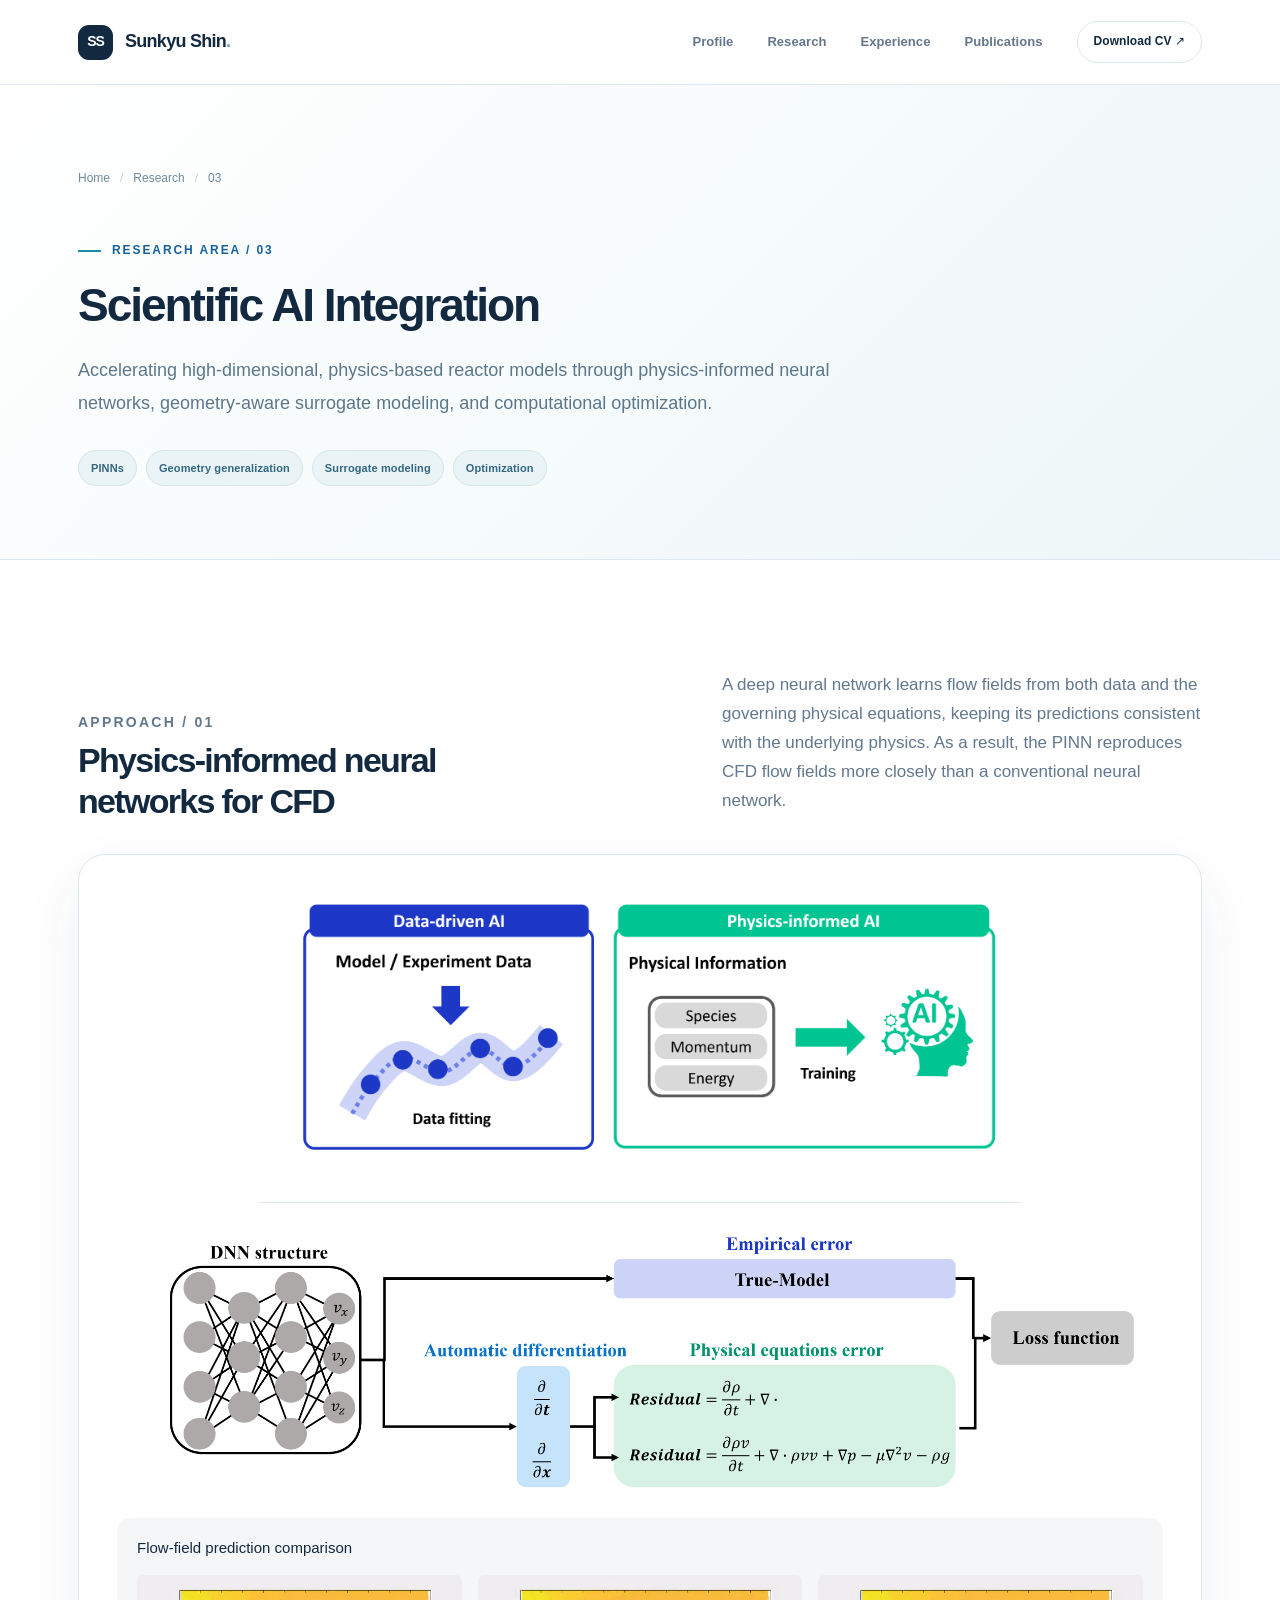
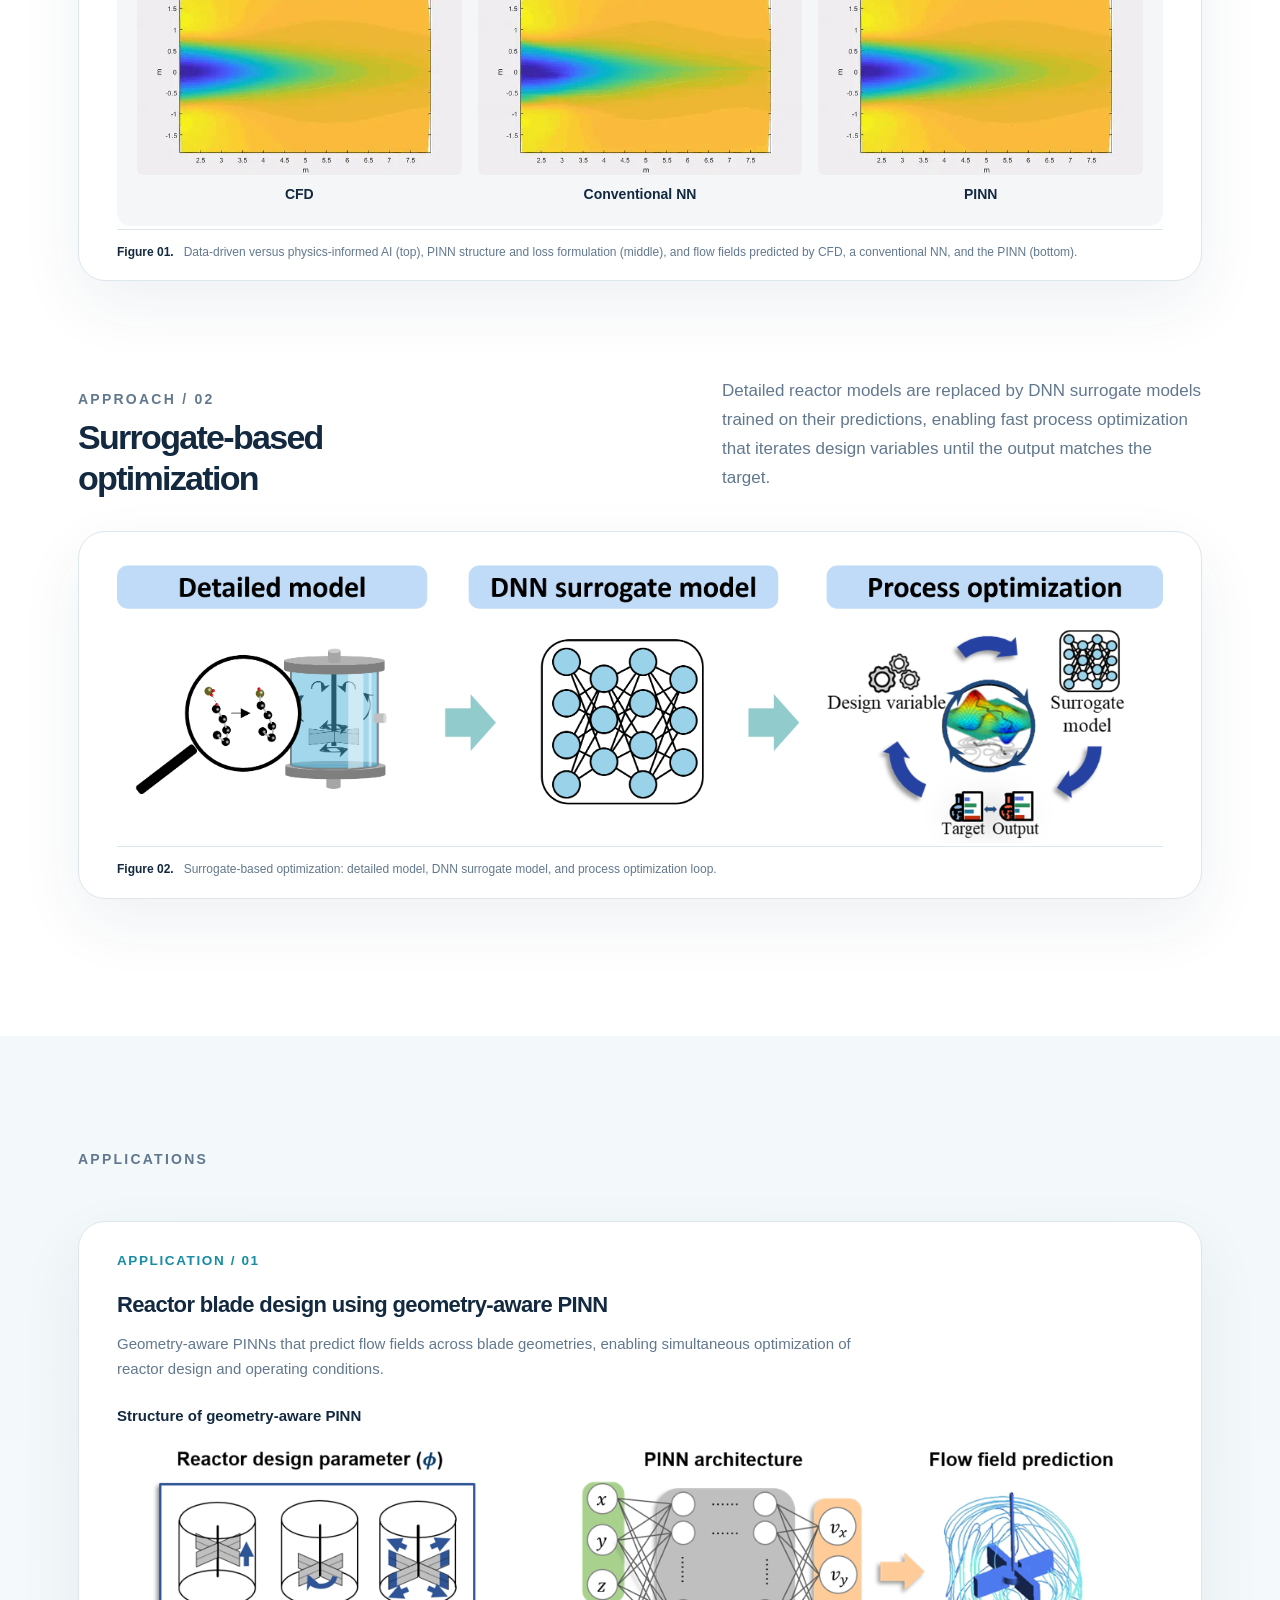
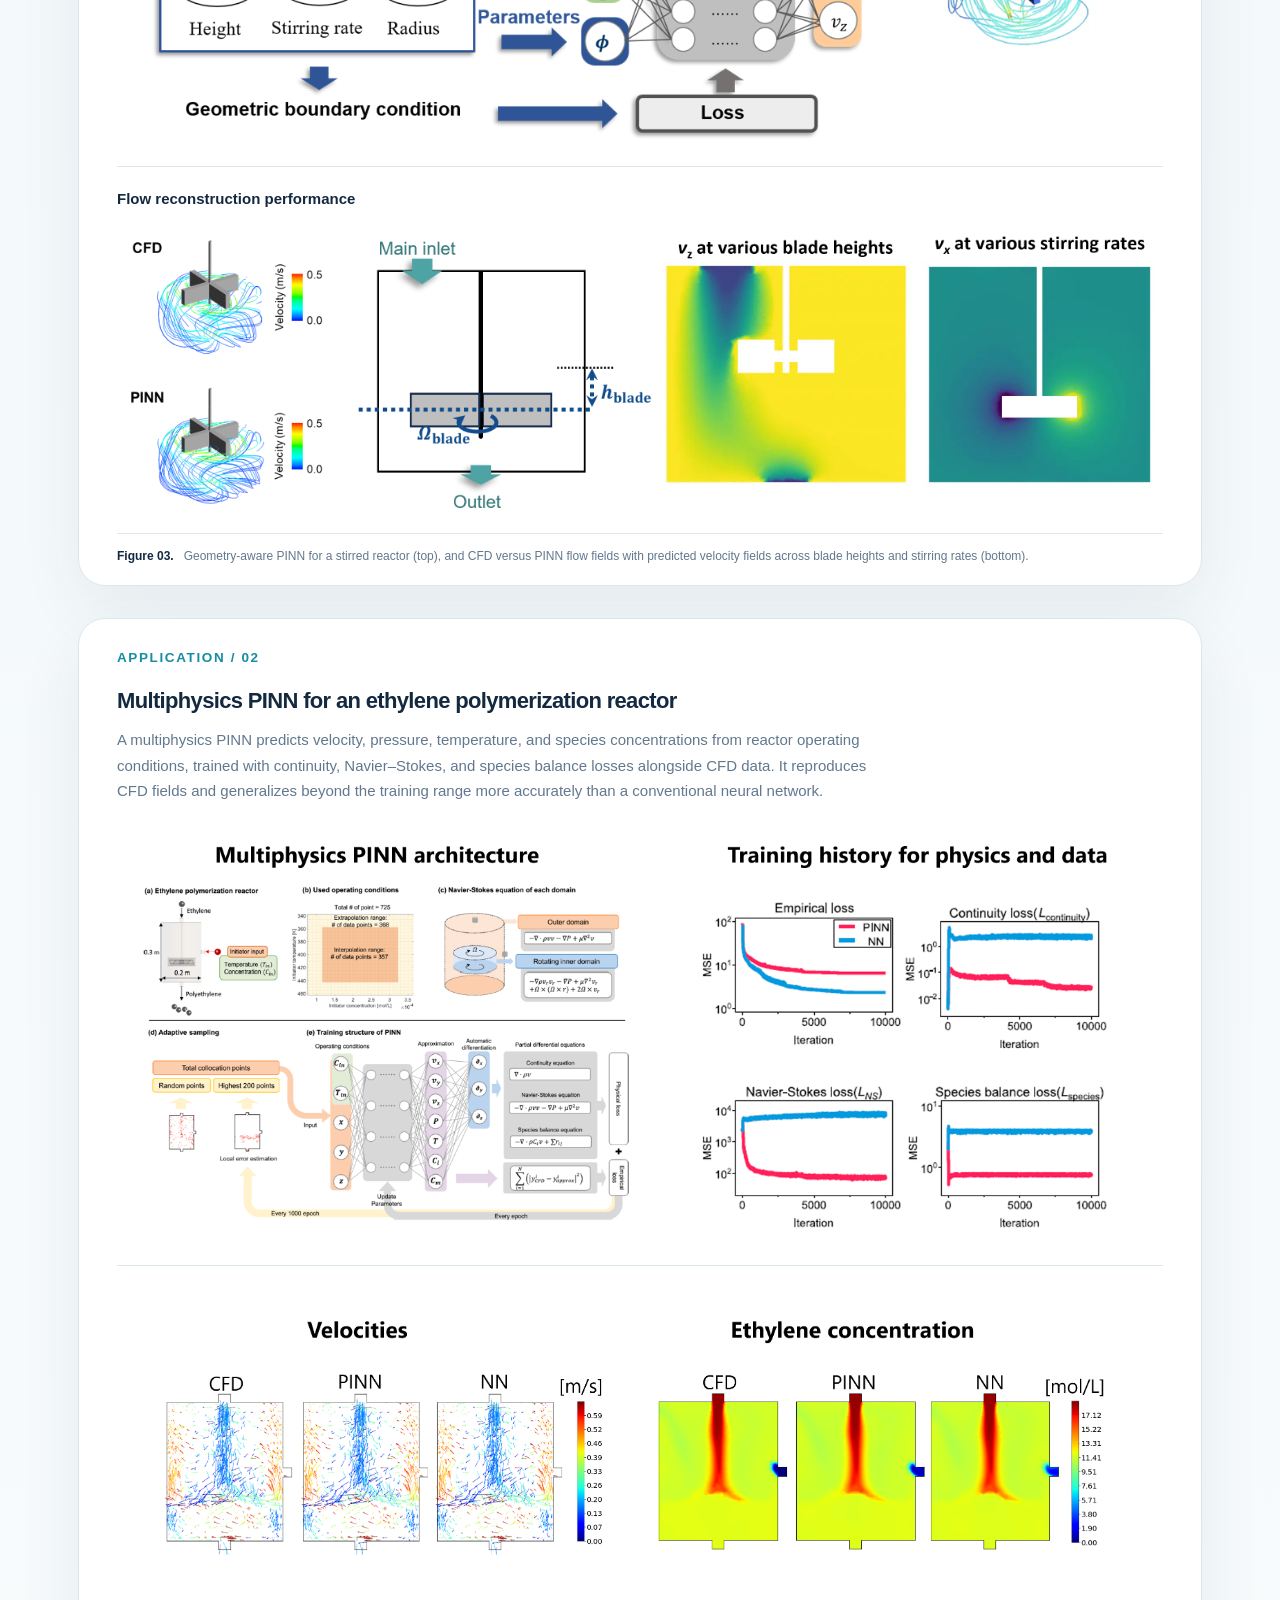
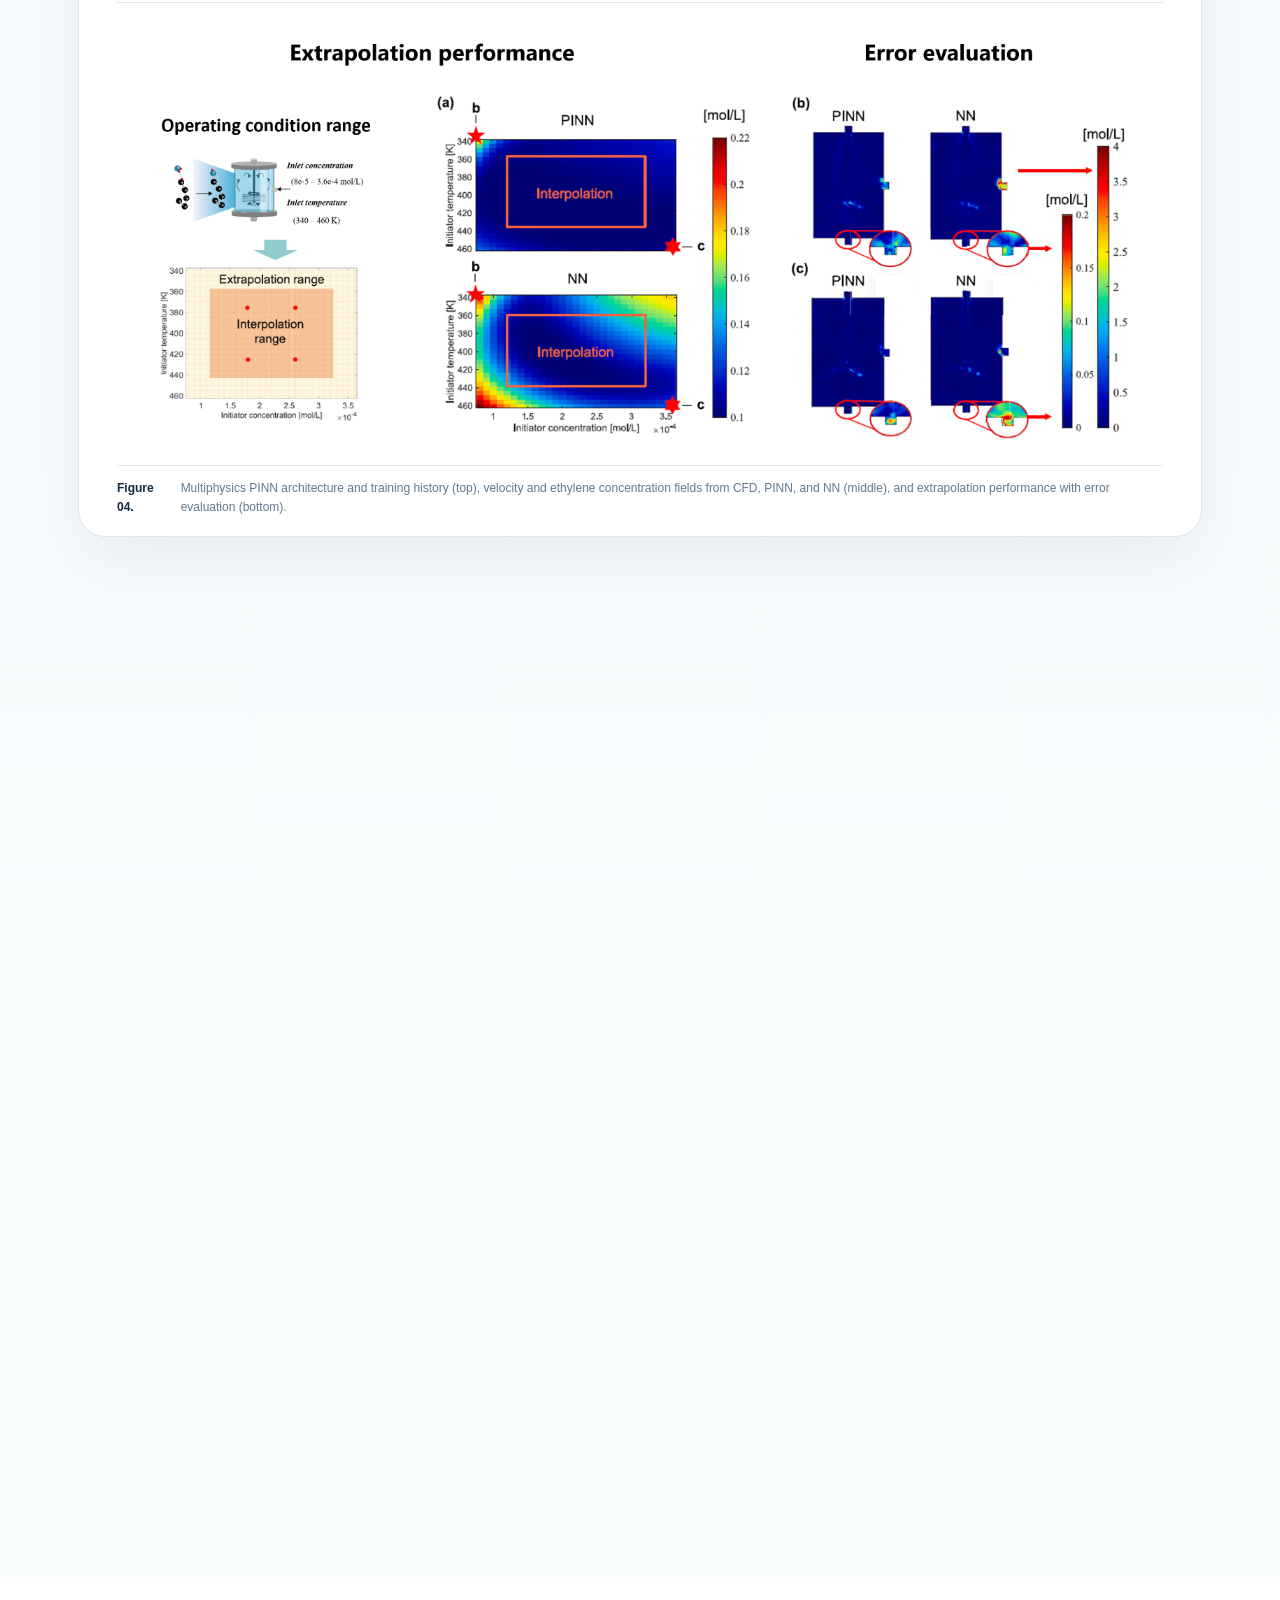
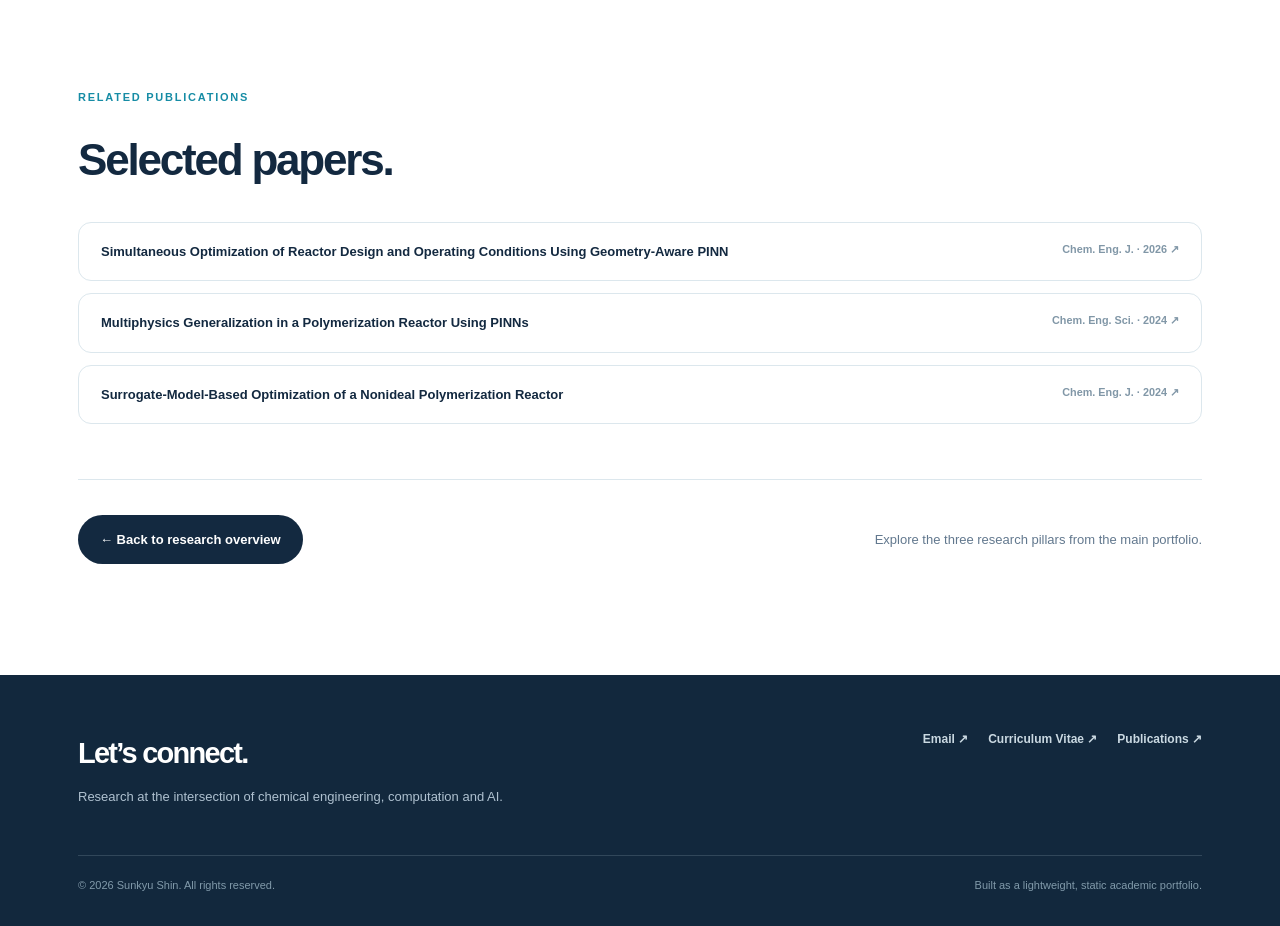
<file: research-ai.html>
<!DOCTYPE html>
<html lang="en">
  <head>
    <meta charset="UTF-8">
    <meta name="viewport" content="width=device-width, initial-scale=1.0">
    <meta name="theme-color" content="#ffffff">
    <meta name="description" content="Scientific AI Integration - research by Sunkyu Shin.">
    <title>Scientific AI Integration | Sunkyu Shin</title>
    <link rel="icon" type="image/svg+xml" href="assets/favicon.svg">
    <link rel="stylesheet" href="css/style.css?v=20261016r">
  </head>
  <body>
    <header class="site-header">
      <div class="shell nav-wrap">
        <a href="index.html#profile" class="brand" aria-label="Sunkyu Shin - home">
          <span class="brand-mark">
            SS
          </span>
          <span>Sunkyu Shin<span style="color:#65a5b2">.</span></span>
        </a>
        <button class="menu-btn" aria-label="Open navigation" aria-expanded="false" aria-controls="main-nav">
          ☰
        </button>
        <nav class="header-nav" id="main-nav" aria-label="Main navigation">
          <a href="index.html#profile" aria-label="Profile">Profile</a>
          <a href="index.html#research" aria-label="Research">Research</a>
          <a href="index.html#experience" aria-label="Experience">Experience</a>
          <a href="index.html#publications" aria-label="Publications">Publications</a>
          <a class="nav-ext" href="assets/Sunkyu_Shin_CV.pdf" target="_blank" rel="noopener">Download CV ↗</a>
        </nav>
      </div>
    </header>
    <main>
      <section class="detail-hero">
        <div class="shell">
          <div class="breadcrumb">
            <a href="index.html">Home</a>
            <span>/</span>
            <a href="index.html#research">Research</a>
            <span>/</span>
            03
          </div>
          <div class="page-lead reveal">
            <div class="eyebrow">Research area / 03</div>
            <h1>Scientific AI Integration</h1>
            <p>Accelerating high-dimensional, physics-based reactor models through physics-informed neural networks, geometry-aware surrogate modeling, and computational optimization.</p>
            <div class="pillrow">
              <span class="pill">PINNs</span>
              <span class="pill">Geometry generalization</span>
              <span class="pill">Surrogate modeling</span>
              <span class="pill">Optimization</span>
            </div>
          </div>
        </div>
      </section>
      <section class="section section-white">
        <div class="shell">
          <div class="detail-figure reveal">
            <div class="section-head">
              <div>
                <p class="section-kicker">Approach / 01</p>
                <h2>Physics-informed neural<br>networks for CFD</h2>
              </div>
              <p>A deep neural network learns flow fields from both data and the governing physical equations, keeping its predictions consistent with the underlying physics. As a result, the PINN reproduces CFD flow fields more closely than a conventional neural network.</p>
            </div>
            <figure class="framework-panel">
              <img class="concept-figure" src="assets/PINN_concept.png" alt="Concept comparison: data-driven AI fits model or experiment data, while physics-informed AI is trained with physical information on species, momentum, and energy" loading="lazy">
              <img src="assets/PINN.png" alt="PINN structure: a deep neural network whose loss combines empirical error against the true model and physical equation residuals computed by automatic differentiation" loading="lazy">
              <div class="vortex-demo">
                <p class="vortex-title">Flow-field prediction comparison</p>
                <div class="vortex-row">
                  <div class="vortex-panel">
                    <img src="assets/vortex-cfd-pinn.webp" alt="Flow field from CFD simulation" loading="lazy">
                    <span>CFD</span>
                  </div>
                  <div class="vortex-panel">
                    <img src="assets/vortex-conventional-nn.webp" alt="Flow field predicted by a conventional neural network" loading="lazy">
                    <span>Conventional NN</span>
                  </div>
                  <div class="vortex-panel">
                    <img src="assets/vortex-cfd-pinn.webp" alt="Flow field predicted by the PINN" loading="lazy">
                    <span>PINN</span>
                  </div>
                </div>
              </div>
              <figcaption class="framework-caption">
                <b>Figure 01.</b>
                <span>Data-driven versus physics-informed AI (top), PINN structure and loss formulation (middle), and flow fields predicted by CFD, a conventional NN, and the PINN (bottom).</span>
              </figcaption>
            </figure>
          </div>
          <div class="detail-figure reveal">
            <div class="section-head">
              <div>
                <p class="section-kicker">Approach / 02</p>
                <h2>Surrogate-based<br>optimization</h2>
              </div>
              <p>Detailed reactor models are replaced by DNN surrogate models trained on their predictions, enabling fast process optimization that iterates design variables until the output matches the target.</p>
            </div>
            <figure class="framework-panel">
              <img src="assets/surrogate-optimization.png" alt="Surrogate-based optimization workflow: a detailed reactor model, a DNN surrogate model, and a process optimization loop between design variables, surrogate model, and target output" loading="lazy">
              <figcaption class="framework-caption">
                <b>Figure 02.</b>
                <span>Surrogate-based optimization: detailed model, DNN surrogate model, and process optimization loop.</span>
              </figcaption>
            </figure>
          </div>
        </div>
      </section>
      <section class="section section-mist">
        <div class="shell">
          <div class="section-head">
            <div>
              <p class="section-kicker">Applications</p>
            </div>
          </div>
          <article class="framework-panel app-case reveal">
            <div class="framework-top">
              <span>Application / 01</span>
            </div>
            <h3>Reactor blade design using geometry-aware PINN</h3>
            <p>Geometry-aware PINNs that predict flow fields across blade geometries, enabling simultaneous optimization of reactor design and operating conditions.</p>
            <figure>
              <p class="fig-subtitle">Structure of geometry-aware PINN</p>
              <img src="assets/geometric-pinn.png" alt="Geometry-aware PINN: reactor design parameters (height, stirring rate, radius) and geometric boundary conditions feed a PINN that predicts the flow field" loading="lazy">
              <p class="fig-subtitle">Flow reconstruction performance</p>
              <div class="anim-overlay">
                <img src="assets/geometric-pinn-results.png" alt="Results: CFD and PINN streamlines, stirred reactor schematic with blade height and stirring rate, and predicted velocity fields at various blade heights and stirring rates" loading="lazy">
                <img class="anim-layer" style="left:51.919%;top:11.825%;width:24.078%;height:74.550%" src="assets/blade-height-vz.webp" alt="" loading="lazy">
                <img class="anim-layer" style="left:77.050%;top:12.339%;width:22.272%;height:74.036%" src="assets/stirring-rate-vx.webp" alt="" loading="lazy">
              </div>
              <figcaption class="framework-caption">
                <b>Figure 03.</b>
                <span>Geometry-aware PINN for a stirred reactor (top), and CFD versus PINN flow fields with predicted velocity fields across blade heights and stirring rates (bottom).</span>
              </figcaption>
            </figure>
          </article>
          <article class="framework-panel app-case reveal">
            <div class="framework-top">
              <span>Application / 02</span>
            </div>
            <h3>Multiphysics PINN for an ethylene polymerization reactor</h3>
            <p>A multiphysics PINN predicts velocity, pressure, temperature, and species concentrations from reactor operating conditions, trained with continuity, Navier–Stokes, and species balance losses alongside CFD data. It reproduces CFD fields and generalizes beyond the training range more accurately than a conventional neural network.</p>
            <figure>
              <img src="assets/multiphysics-pinn.png?v=20261017" alt="Multiphysics PINN architecture for an ethylene polymerization reactor with operating conditions, domain-wise Navier–Stokes equations, adaptive sampling, and training structure, plus training history of empirical, continuity, Navier–Stokes, and species balance losses for PINN and NN" loading="lazy">
              <img src="assets/multiphysics-pinn-fields.png?v=20261017" alt="Velocity and ethylene concentration fields predicted by CFD, PINN, and NN" loading="lazy">
              <img src="assets/multiphysics-pinn-extrapolation.png?v=20261017" alt="Extrapolation performance across the operating condition range and error evaluation for PINN and NN" loading="lazy">
              <figcaption class="framework-caption">
                <b>Figure 04.</b>
                <span>Multiphysics PINN architecture and training history (top), velocity and ethylene concentration fields from CFD, PINN, and NN (middle), and extrapolation performance with error evaluation (bottom).</span>
              </figcaption>
            </figure>
          </article>
          <article class="framework-panel app-case reveal">
            <div class="framework-top">
              <span>Application / 03</span>
            </div>
            <h3>Polymerization reactor optimization for target MWDs</h3>
            <p>A DNN surrogate trained on 3,000 CFD-derived molecular weight distributions maps operating conditions (initiator, chain transfer agent, and temperature) to MWD shape, enabling optimization of a nonideal polymerization reactor for target MWDs.</p>
            <figure>
              <img src="assets/polymerization-surrogate.png" alt="Surrogate development: CFD-derived reactor model, 3,000 operating conditions of initiator, chain transfer agent, and temperature, and DNN training on 3,000 MWD data points with learning curve and accuracy plots" loading="lazy">
              <img src="assets/mwd-optimization.png" alt="MWD shape indices (asymmetry factor and bimodality) with operation maps, and optimized MWDs compared with target MWDs and an ideal CSTR" loading="lazy">
              <figcaption class="framework-caption">
                <b>Figure 05.</b>
                <span>DNN surrogate trained on CFD-derived MWD data (top), and MWD shape indices, operation maps, and optimization for target MWDs (bottom).</span>
              </figcaption>
            </figure>
          </article>
        </div>
      </section>
      <section class="section section-white">
        <div class="shell">
          <p class="section-kicker">Related publications</p>
          <h2 style="font-size:clamp(30px,4vw,44px);letter-spacing:-.05em;margin:0">Selected papers.</h2>
          <div class="ref-links">
            <a href="https://doi.org/10.1016/j.cej.2025.171870" target="_blank" rel="noopener noreferrer"><span>Simultaneous Optimization of Reactor Design and Operating Conditions Using Geometry-Aware PINN</span><small>Chem. Eng. J. · 2026 ↗</small></a>
            <a href="https://doi.org/10.1016/j.ces.2024.120385" target="_blank" rel="noopener noreferrer"><span>Multiphysics Generalization in a Polymerization Reactor Using PINNs</span><small>Chem. Eng. Sci. · 2024 ↗</small></a>
            <a href="https://doi.org/10.1016/j.cej.2024.152008" target="_blank" rel="noopener noreferrer"><span>Surrogate-Model-Based Optimization of a Nonideal Polymerization Reactor</span><small>Chem. Eng. J. · 2024 ↗</small></a>
          </div>
          <div class="return-row">
            <a href="index.html#research" class="btn btn-primary">← Back to research overview</a>
            <span>Explore the three research pillars from the main portfolio.</span>
          </div>
        </div>
      </section>
    </main>
    <footer class="footer">
      <div class="shell">
        <div class="footer-grid">
          <div>
            <h3>Let’s connect.</h3>
            <p>Research at the intersection of chemical engineering, computation and AI.</p>
          </div>
          <div class="footer-links">
            <a href="mailto:skshin95@mit.edu">Email ↗</a>
            <a href="assets/Sunkyu_Shin_CV.pdf" target="_blank" rel="noopener">Curriculum Vitae ↗</a>
            <a href="index.html#publications">Publications ↗</a>
          </div>
        </div>
        <div class="footer-floor">
          <span>© 2026 Sunkyu Shin. All rights reserved.</span>
          <span>Built as a lightweight, static academic portfolio.</span>
        </div>
      </div>
    </footer>
    <script src="js/site.js?v=20261016r" defer></script>
  </body>
</html>
</file>
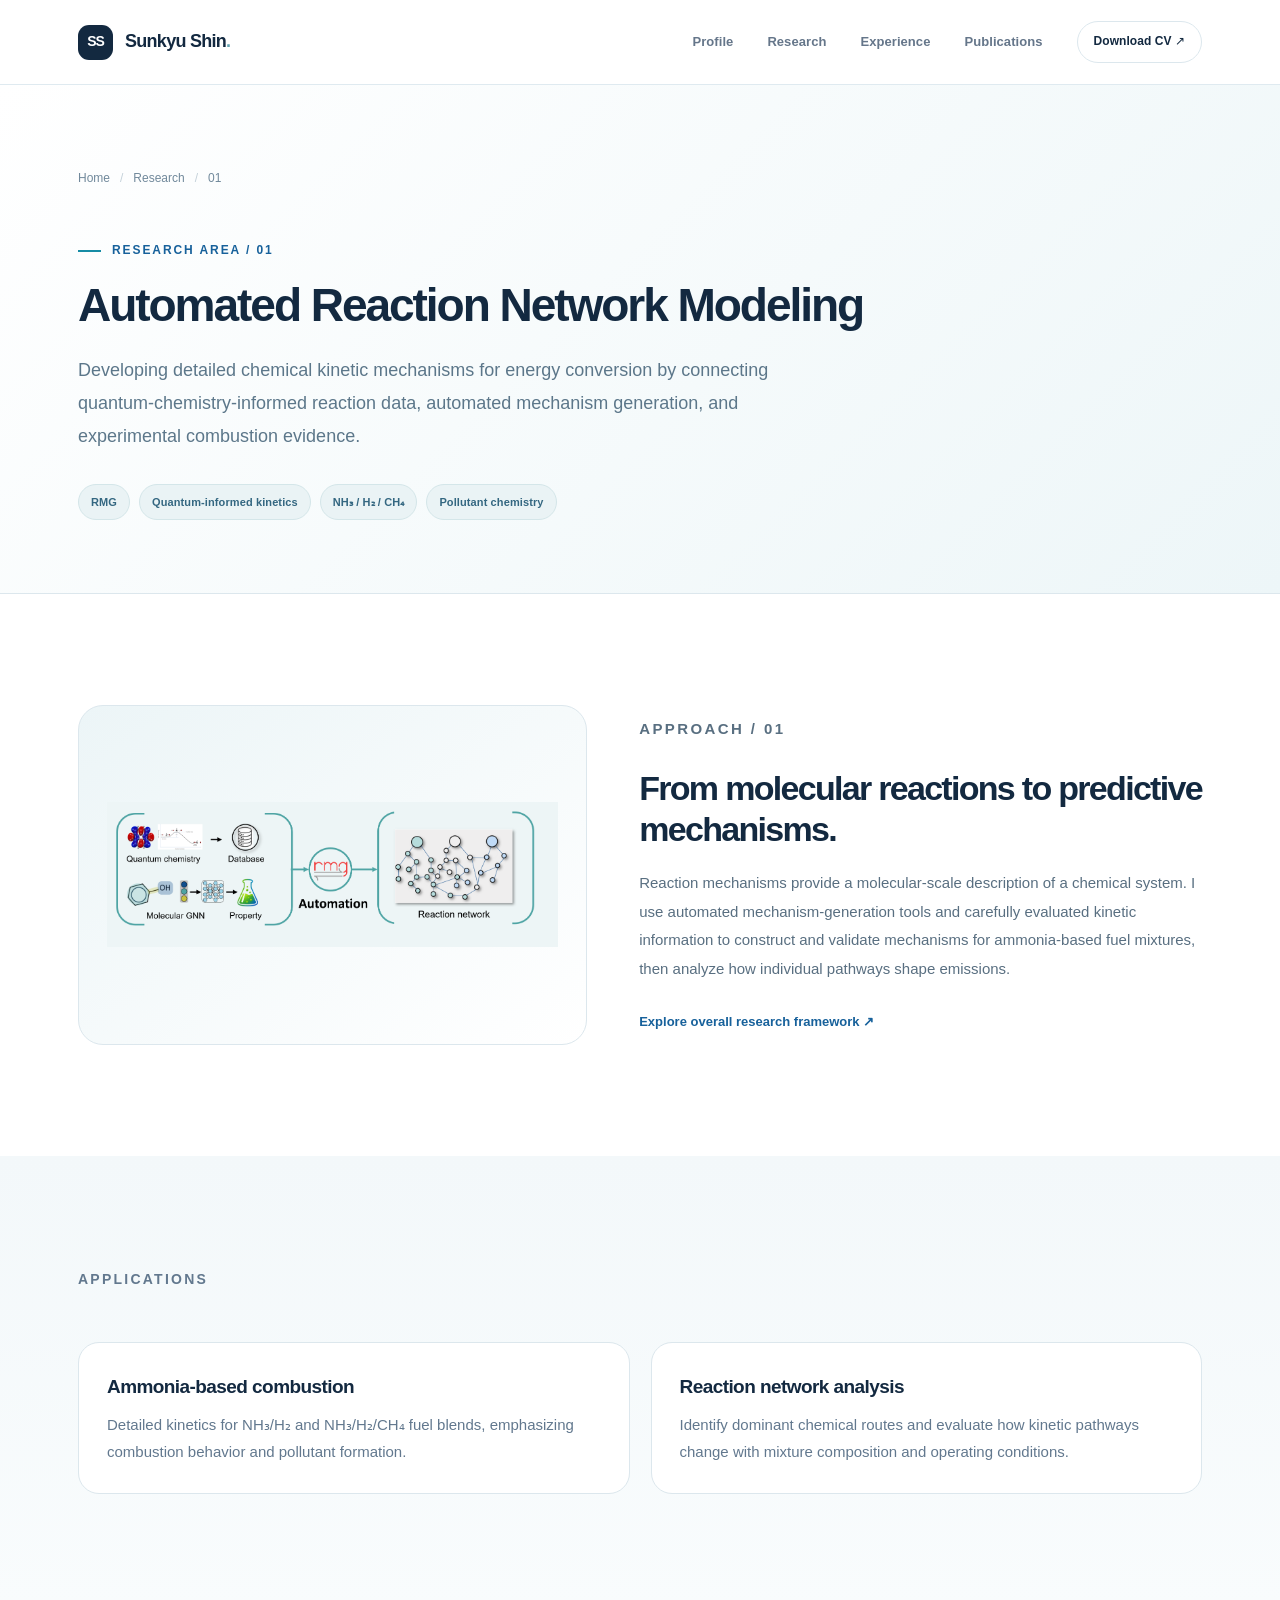
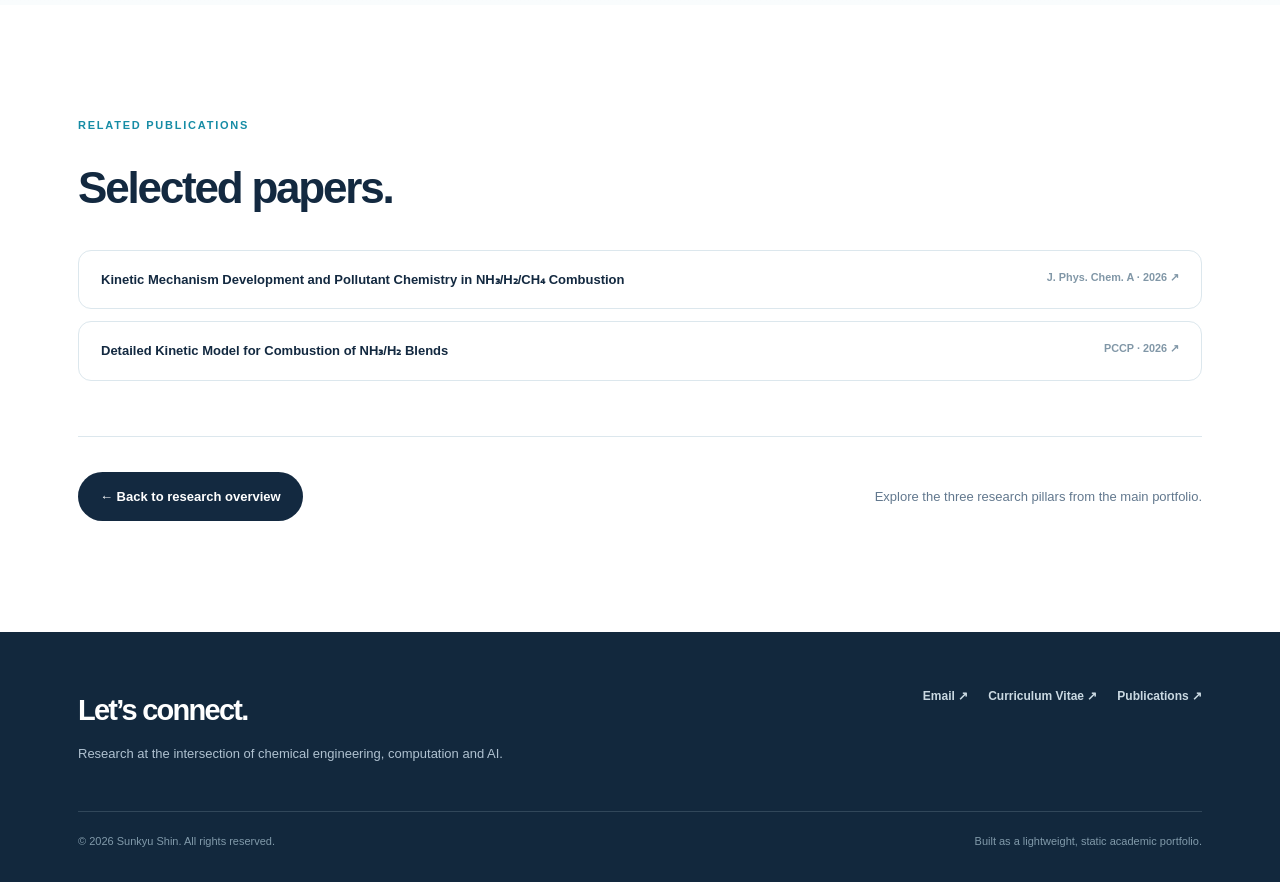
<file: research-kinetics.html>
<!DOCTYPE html>
<html lang="en">
  <head>
    <meta charset="UTF-8">
    <meta name="viewport" content="width=device-width, initial-scale=1.0">
    <meta name="theme-color" content="#ffffff">
    <meta name="description" content="Automated Reaction Network Modeling - research by Sunkyu Shin.">
    <title>Automated Reaction Network Modeling | Sunkyu Shin</title>
    <link rel="icon" type="image/svg+xml" href="assets/favicon.svg">
    <link rel="stylesheet" href="css/style.css?v=20261016r">
  </head>
  <body>
    <header class="site-header">
      <div class="shell nav-wrap">
        <a href="index.html#profile" class="brand" aria-label="Sunkyu Shin - home">
          <span class="brand-mark">
            SS
          </span>
          <span>Sunkyu Shin<span style="color:#65a5b2">.</span></span>
        </a>
        <button class="menu-btn" aria-label="Open navigation" aria-expanded="false" aria-controls="main-nav">
          ☰
        </button>
        <nav class="header-nav" id="main-nav" aria-label="Main navigation">
          <a href="index.html#profile" aria-label="Profile">Profile</a>
          <a href="index.html#research" aria-label="Research">Research</a>
          <a href="index.html#experience" aria-label="Experience">Experience</a>
          <a href="index.html#publications" aria-label="Publications">Publications</a>
          <a class="nav-ext" href="assets/Sunkyu_Shin_CV.pdf" target="_blank" rel="noopener">Download CV ↗</a>
        </nav>
      </div>
    </header>
    <main>
      <section class="detail-hero">
        <div class="shell">
          <div class="breadcrumb">
            <a href="index.html">Home</a>
            <span>/</span>
            <a href="index.html#research">Research</a>
            <span>/</span>
            01
          </div>
          <div class="page-lead reveal">
            <div class="eyebrow">Research area / 01</div>
            <h1>Automated Reaction Network Modeling</h1>
            <p>Developing detailed chemical kinetic mechanisms for energy conversion by connecting quantum-chemistry-informed reaction data, automated mechanism generation, and experimental combustion evidence.</p>
            <div class="pillrow">
              <span class="pill">RMG</span>
              <span class="pill">Quantum-informed kinetics</span>
              <span class="pill">NH₃ / H₂ / CH₄</span>
              <span class="pill">Pollutant chemistry</span>
            </div>
          </div>
        </div>
      </section>
      <section class="section section-white">
        <div class="shell">
          <div class="detail-graphic reveal">
            <div class="detail-visual">
              <img src="assets/kinetics-thumb.png?v=20261017" alt="Research schematic for Automated Reaction Network Modeling">
            </div>
            <div class="detail-copy">
              <p class="section-kicker">Approach / 01</p>
              <h2>From molecular reactions to predictive mechanisms.</h2>
              <p>Reaction mechanisms provide a molecular-scale description of a chemical system. I use automated mechanism-generation tools and carefully evaluated kinetic information to construct and validate mechanisms for ammonia-based fuel mixtures, then analyze how individual pathways shape emissions.</p>
              <a href="index.html#research" class="text-link">Explore overall research framework ↗</a>
            </div>
          </div>
        </div>
      </section>
      <section class="section section-mist">
        <div class="shell">
          <div class="section-head">
            <div>
              <p class="section-kicker">Applications</p>
            </div>
          </div>
          <div class="case-list">
            <article class="case">
              <h3>Ammonia-based combustion</h3>
              <p>Detailed kinetics for NH₃/H₂ and NH₃/H₂/CH₄ fuel blends, emphasizing combustion behavior and pollutant formation.</p>
            </article>
            <article class="case">
              <h3>Reaction network analysis</h3>
              <p>Identify dominant chemical routes and evaluate how kinetic pathways change with mixture composition and operating conditions.</p>
            </article>
          </div>
        </div>
      </section>
      <section class="section section-white">
        <div class="shell">
          <p class="section-kicker">Related publications</p>
          <h2 style="font-size:clamp(30px,4vw,44px);letter-spacing:-.05em;margin:0">Selected papers.</h2>
          <div class="ref-links">
            <a href="https://doi.org/10.1021/acs.jpca.6c04337" target="_blank" rel="noopener noreferrer"><span>Kinetic Mechanism Development and Pollutant Chemistry in NH₃/H₂/CH₄ Combustion</span><small>J. Phys. Chem. A · 2026 ↗</small></a>
            <a href="https://doi.org/10.1039/d5cp04149j" target="_blank" rel="noopener noreferrer"><span>Detailed Kinetic Model for Combustion of NH₃/H₂ Blends</span><small>PCCP · 2026 ↗</small></a>
          </div>
          <div class="return-row">
            <a href="index.html#research" class="btn btn-primary">← Back to research overview</a>
            <span>Explore the three research pillars from the main portfolio.</span>
          </div>
        </div>
      </section>
    </main>
    <footer class="footer">
      <div class="shell">
        <div class="footer-grid">
          <div>
            <h3>Let’s connect.</h3>
            <p>Research at the intersection of chemical engineering, computation and AI.</p>
          </div>
          <div class="footer-links">
            <a href="mailto:skshin95@mit.edu">Email ↗</a>
            <a href="assets/Sunkyu_Shin_CV.pdf" target="_blank" rel="noopener">Curriculum Vitae ↗</a>
            <a href="index.html#publications">Publications ↗</a>
          </div>
        </div>
        <div class="footer-floor">
          <span>© 2026 Sunkyu Shin. All rights reserved.</span>
          <span>Built as a lightweight, static academic portfolio.</span>
        </div>
      </div>
    </footer>
    <script src="js/site.js?v=20261016r" defer></script>
  </body>
</html>
</file>
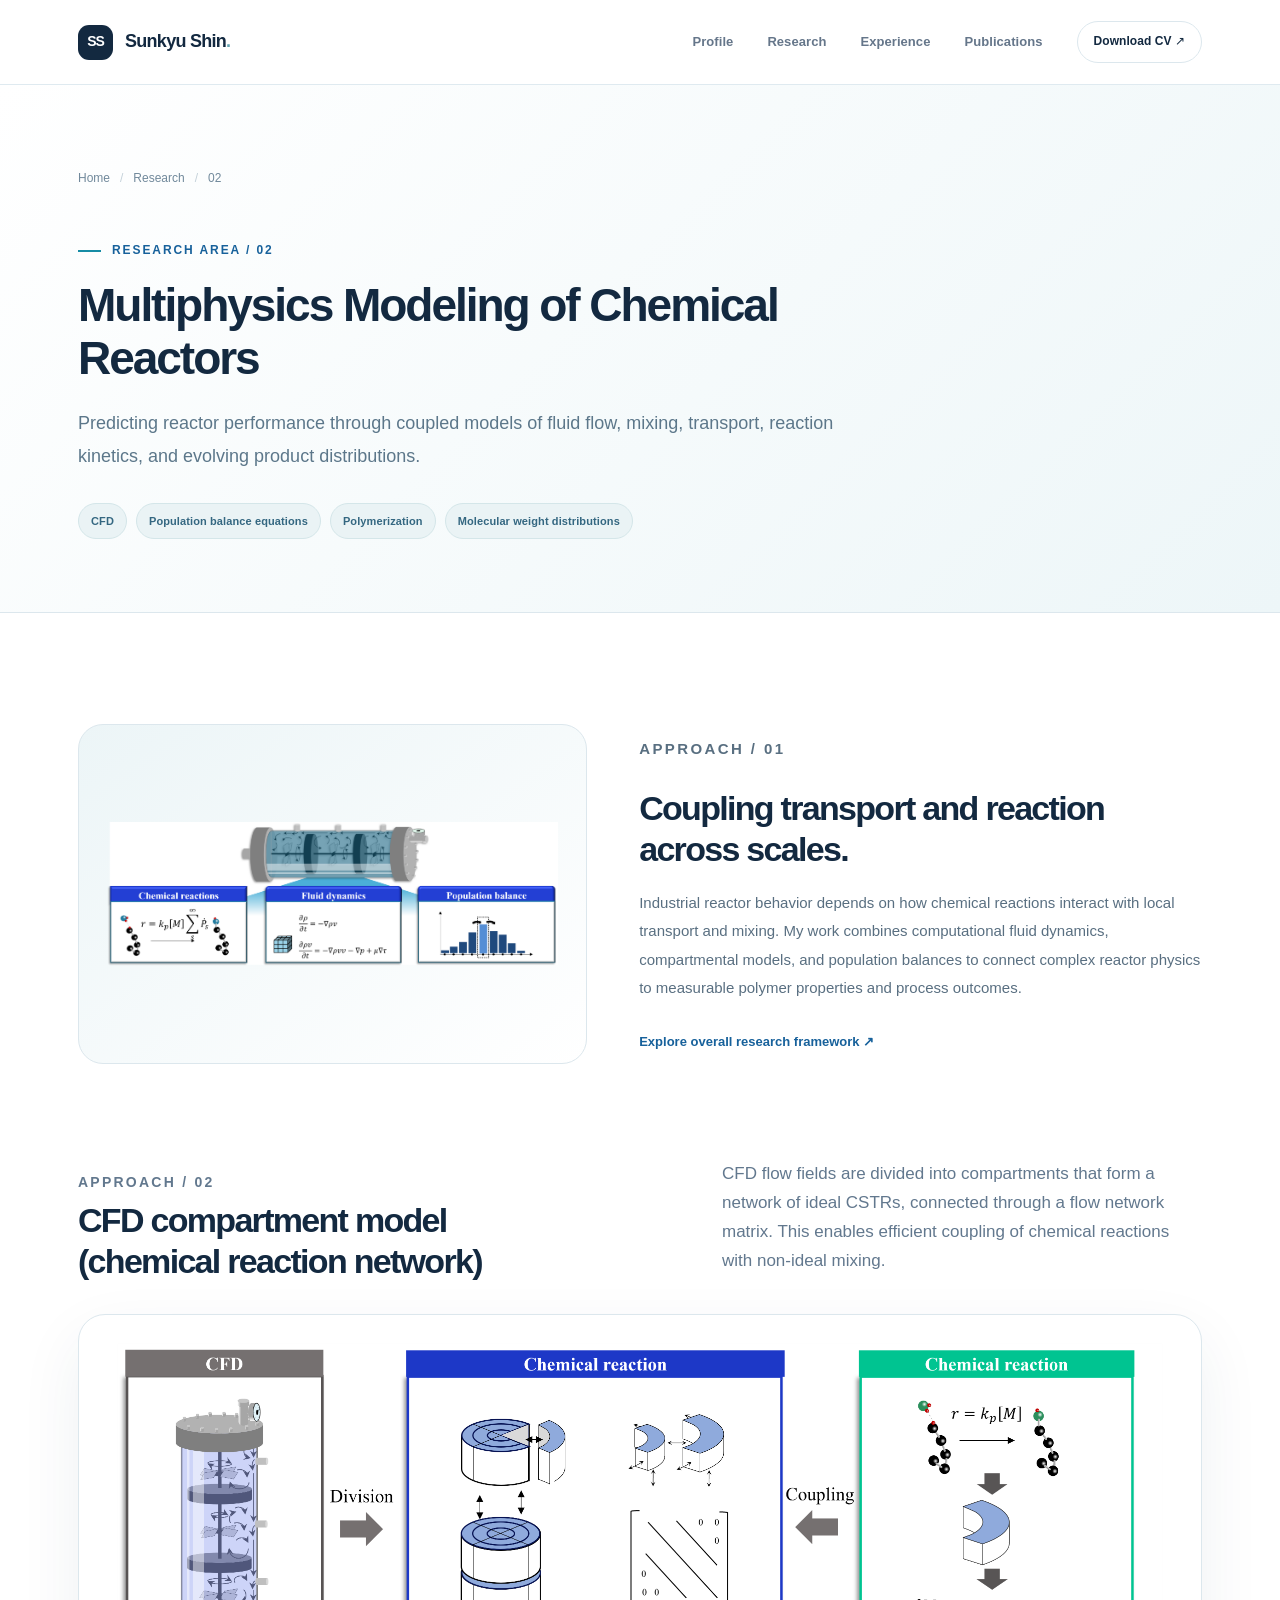
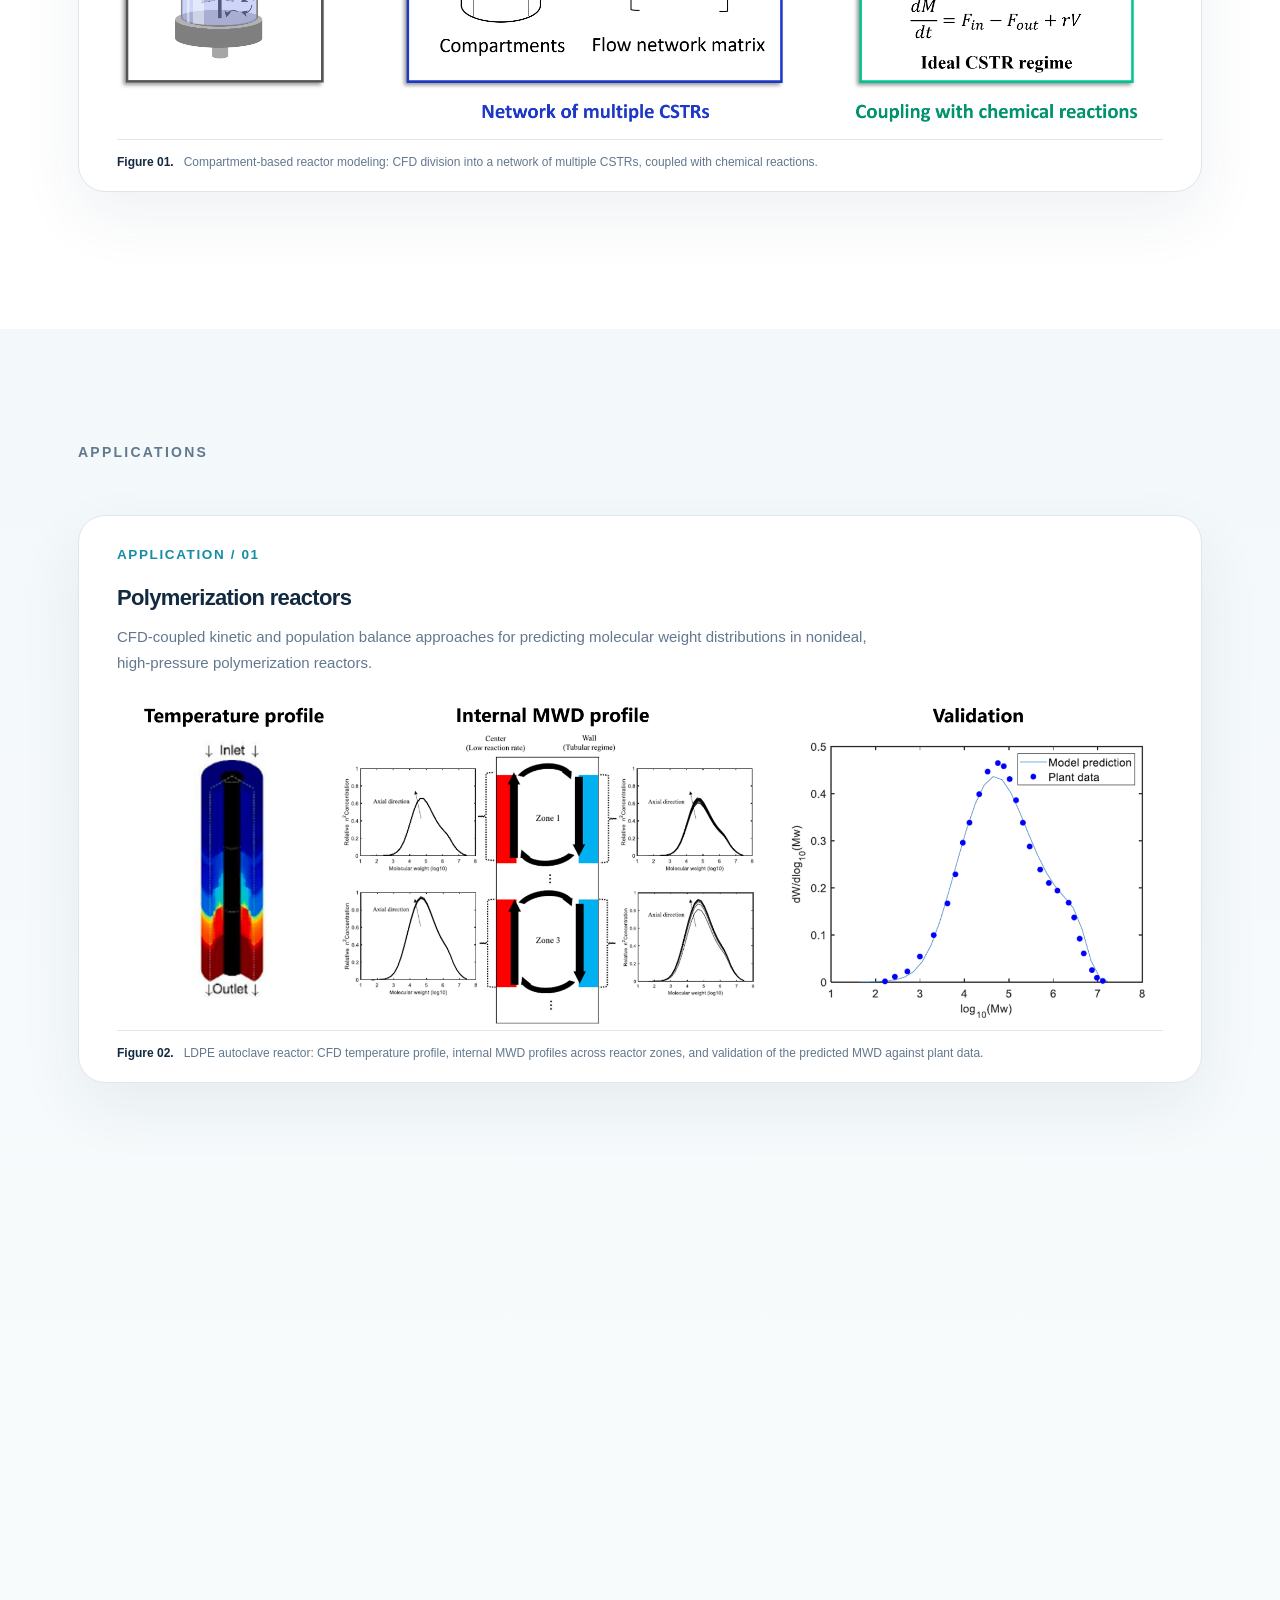
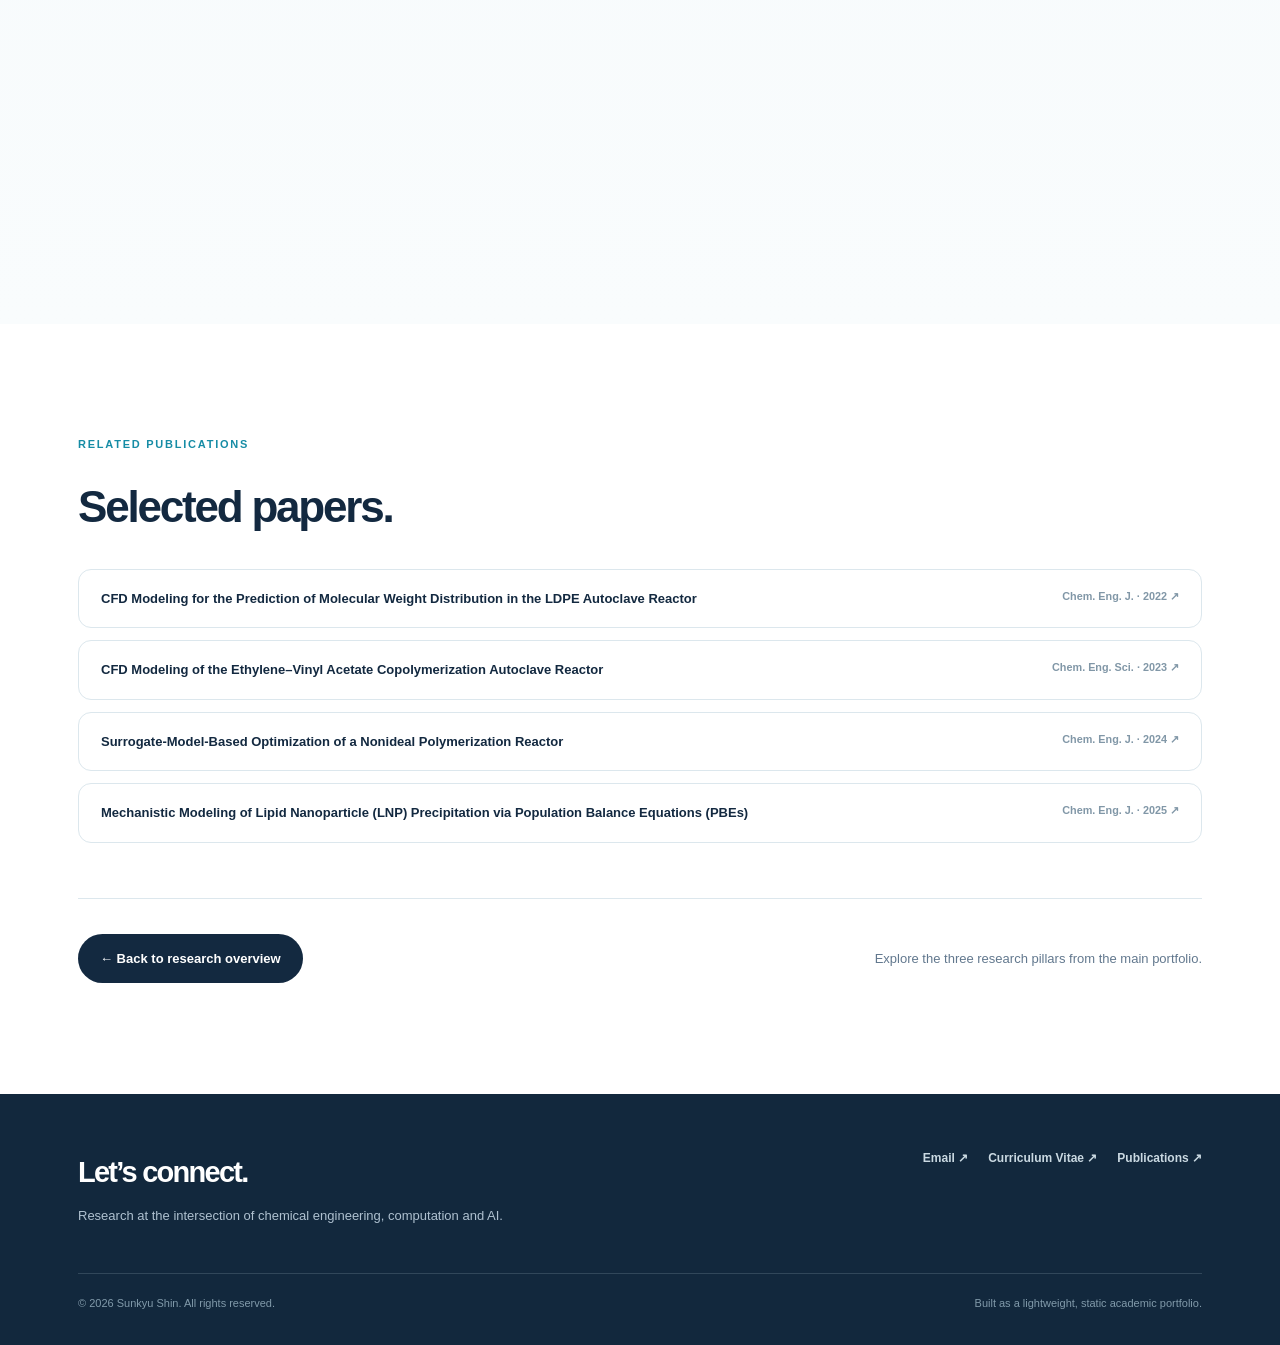
<file: research-reactors.html>
<!DOCTYPE html>
<html lang="en">
  <head>
    <meta charset="UTF-8">
    <meta name="viewport" content="width=device-width, initial-scale=1.0">
    <meta name="theme-color" content="#ffffff">
    <meta name="description" content="Multiphysics Modeling of Chemical Reactors - research by Sunkyu Shin.">
    <title>Multiphysics Modeling of Chemical Reactors | Sunkyu Shin</title>
    <link rel="icon" type="image/svg+xml" href="assets/favicon.svg">
    <link rel="stylesheet" href="css/style.css?v=20261016r">
  </head>
  <body>
    <header class="site-header">
      <div class="shell nav-wrap">
        <a href="index.html#profile" class="brand" aria-label="Sunkyu Shin - home">
          <span class="brand-mark">
            SS
          </span>
          <span>Sunkyu Shin<span style="color:#65a5b2">.</span></span>
        </a>
        <button class="menu-btn" aria-label="Open navigation" aria-expanded="false" aria-controls="main-nav">
          ☰
        </button>
        <nav class="header-nav" id="main-nav" aria-label="Main navigation">
          <a href="index.html#profile" aria-label="Profile">Profile</a>
          <a href="index.html#research" aria-label="Research">Research</a>
          <a href="index.html#experience" aria-label="Experience">Experience</a>
          <a href="index.html#publications" aria-label="Publications">Publications</a>
          <a class="nav-ext" href="assets/Sunkyu_Shin_CV.pdf" target="_blank" rel="noopener">Download CV ↗</a>
        </nav>
      </div>
    </header>
    <main>
      <section class="detail-hero">
        <div class="shell">
          <div class="breadcrumb">
            <a href="index.html">Home</a>
            <span>/</span>
            <a href="index.html#research">Research</a>
            <span>/</span>
            02
          </div>
          <div class="page-lead reveal">
            <div class="eyebrow">Research area / 02</div>
            <h1>Multiphysics Modeling of Chemical Reactors</h1>
            <p>Predicting reactor performance through coupled models of fluid flow, mixing, transport, reaction kinetics, and evolving product distributions.</p>
            <div class="pillrow">
              <span class="pill">CFD</span>
              <span class="pill">Population balance equations</span>
              <span class="pill">Polymerization</span>
              <span class="pill">Molecular weight distributions</span>
            </div>
          </div>
        </div>
      </section>
      <section class="section section-white">
        <div class="shell">
          <div class="detail-graphic reveal">
            <div class="detail-visual">
              <img src="assets/reactor-thumb.png?v=20261017" alt="Research schematic for Multiphysics Modeling of Chemical Reactors">
            </div>
            <div class="detail-copy">
              <p class="section-kicker">Approach / 01</p>
              <h2>Coupling transport and reaction across scales.</h2>
              <p>Industrial reactor behavior depends on how chemical reactions interact with local transport and mixing. My work combines computational fluid dynamics, compartmental models, and population balances to connect complex reactor physics to measurable polymer properties and process outcomes.</p>
              <a href="index.html#research" class="text-link">Explore overall research framework ↗</a>
            </div>
          </div>
          <div class="detail-figure reveal">
            <div class="section-head">
              <div>
                <p class="section-kicker">Approach / 02</p>
                <h2>CFD compartment model<br>(chemical reaction network)</h2>
              </div>
              <p>CFD flow fields are divided into compartments that form a network of ideal CSTRs, connected through a flow network matrix. This enables efficient coupling of chemical reactions with non-ideal mixing.</p>
            </div>
            <figure class="framework-panel">
              <img src="assets/Compartment.png" alt="Compartment modeling workflow: a CFD reactor model divided into compartments and a flow network matrix, forming a network of CSTRs coupled with chemical reactions" loading="lazy">
              <figcaption class="framework-caption">
                <b>Figure 01.</b>
                <span>Compartment-based reactor modeling: CFD division into a network of multiple CSTRs, coupled with chemical reactions.</span>
              </figcaption>
            </figure>
          </div>
        </div>
      </section>
      <section class="section section-mist">
        <div class="shell">
          <div class="section-head">
            <div>
              <p class="section-kicker">Applications</p>
            </div>
          </div>
          <article class="framework-panel app-case reveal">
            <div class="framework-top">
              <span>Application / 01</span>
            </div>
            <h3>Polymerization reactors</h3>
            <p>CFD-coupled kinetic and population balance approaches for predicting molecular weight distributions in nonideal, high-pressure polymerization reactors.</p>
            <figure>
              <img src="assets/Polymerization.png?v=20261017" alt="LDPE autoclave reactor application: CFD temperature profile, internal molecular weight distribution profiles by zone, and validation of predicted molecular weight distribution against plant data" loading="lazy">
              <figcaption class="framework-caption">
                <b>Figure 02.</b>
                <span>LDPE autoclave reactor: CFD temperature profile, internal MWD profiles across reactor zones, and validation of the predicted MWD against plant data.</span>
              </figcaption>
            </figure>
          </article>
          <article class="framework-panel app-case reveal">
            <div class="framework-top">
              <span>Application / 02</span>
            </div>
            <h3>Pharmaceutical precipitation</h3>
            <p>Mechanistic population balance modeling of lipid nanoparticle (LNP) formation, capturing nucleation, growth, and coalescence to predict particle size distributions.</p>
            <figure>
              <img src="assets/LNP.png" alt="Lipid nanoparticle precipitation process with nanoprecipitation, incubation, nucleation, growth, and coalescence, and validation of predicted particle size distributions and Z-average diameter against experimental data" loading="lazy">
              <figcaption class="framework-caption">
                <b>Figure 03.</b>
                <span>LNP precipitation process: nanoprecipitation in an impinging jet mixer followed by incubation, and validation of predicted particle size distributions and Z-average diameter against experiments.</span>
              </figcaption>
            </figure>
          </article>
        </div>
      </section>
      <section class="section section-white">
        <div class="shell">
          <p class="section-kicker">Related publications</p>
          <h2 style="font-size:clamp(30px,4vw,44px);letter-spacing:-.05em;margin:0">Selected papers.</h2>
          <div class="ref-links">
            <a href="https://doi.org/10.1016/j.cej.2021.131829" target="_blank" rel="noopener noreferrer"><span>CFD Modeling for the Prediction of Molecular Weight Distribution in the LDPE Autoclave Reactor</span><small>Chem. Eng. J. · 2022 ↗</small></a>
            <a href="https://doi.org/10.1016/j.ces.2022.118430" target="_blank" rel="noopener noreferrer"><span>CFD Modeling of the Ethylene–Vinyl Acetate Copolymerization Autoclave Reactor</span><small>Chem. Eng. Sci. · 2023 ↗</small></a>
            <a href="https://doi.org/10.1016/j.cej.2024.152008" target="_blank" rel="noopener noreferrer"><span>Surrogate-Model-Based Optimization of a Nonideal Polymerization Reactor</span><small>Chem. Eng. J. · 2024 ↗</small></a>
            <a href="https://doi.org/10.1016/j.cej.2025.167786" target="_blank" rel="noopener noreferrer"><span>Mechanistic Modeling of Lipid Nanoparticle (LNP) Precipitation via Population Balance Equations (PBEs)</span><small>Chem. Eng. J. · 2025 ↗</small></a>
          </div>
          <div class="return-row">
            <a href="index.html#research" class="btn btn-primary">← Back to research overview</a>
            <span>Explore the three research pillars from the main portfolio.</span>
          </div>
        </div>
      </section>
    </main>
    <footer class="footer">
      <div class="shell">
        <div class="footer-grid">
          <div>
            <h3>Let’s connect.</h3>
            <p>Research at the intersection of chemical engineering, computation and AI.</p>
          </div>
          <div class="footer-links">
            <a href="mailto:skshin95@mit.edu">Email ↗</a>
            <a href="assets/Sunkyu_Shin_CV.pdf" target="_blank" rel="noopener">Curriculum Vitae ↗</a>
            <a href="index.html#publications">Publications ↗</a>
          </div>
        </div>
        <div class="footer-floor">
          <span>© 2026 Sunkyu Shin. All rights reserved.</span>
          <span>Built as a lightweight, static academic portfolio.</span>
        </div>
      </div>
    </footer>
    <script src="js/site.js?v=20261016r" defer></script>
  </body>
</html>
</file>
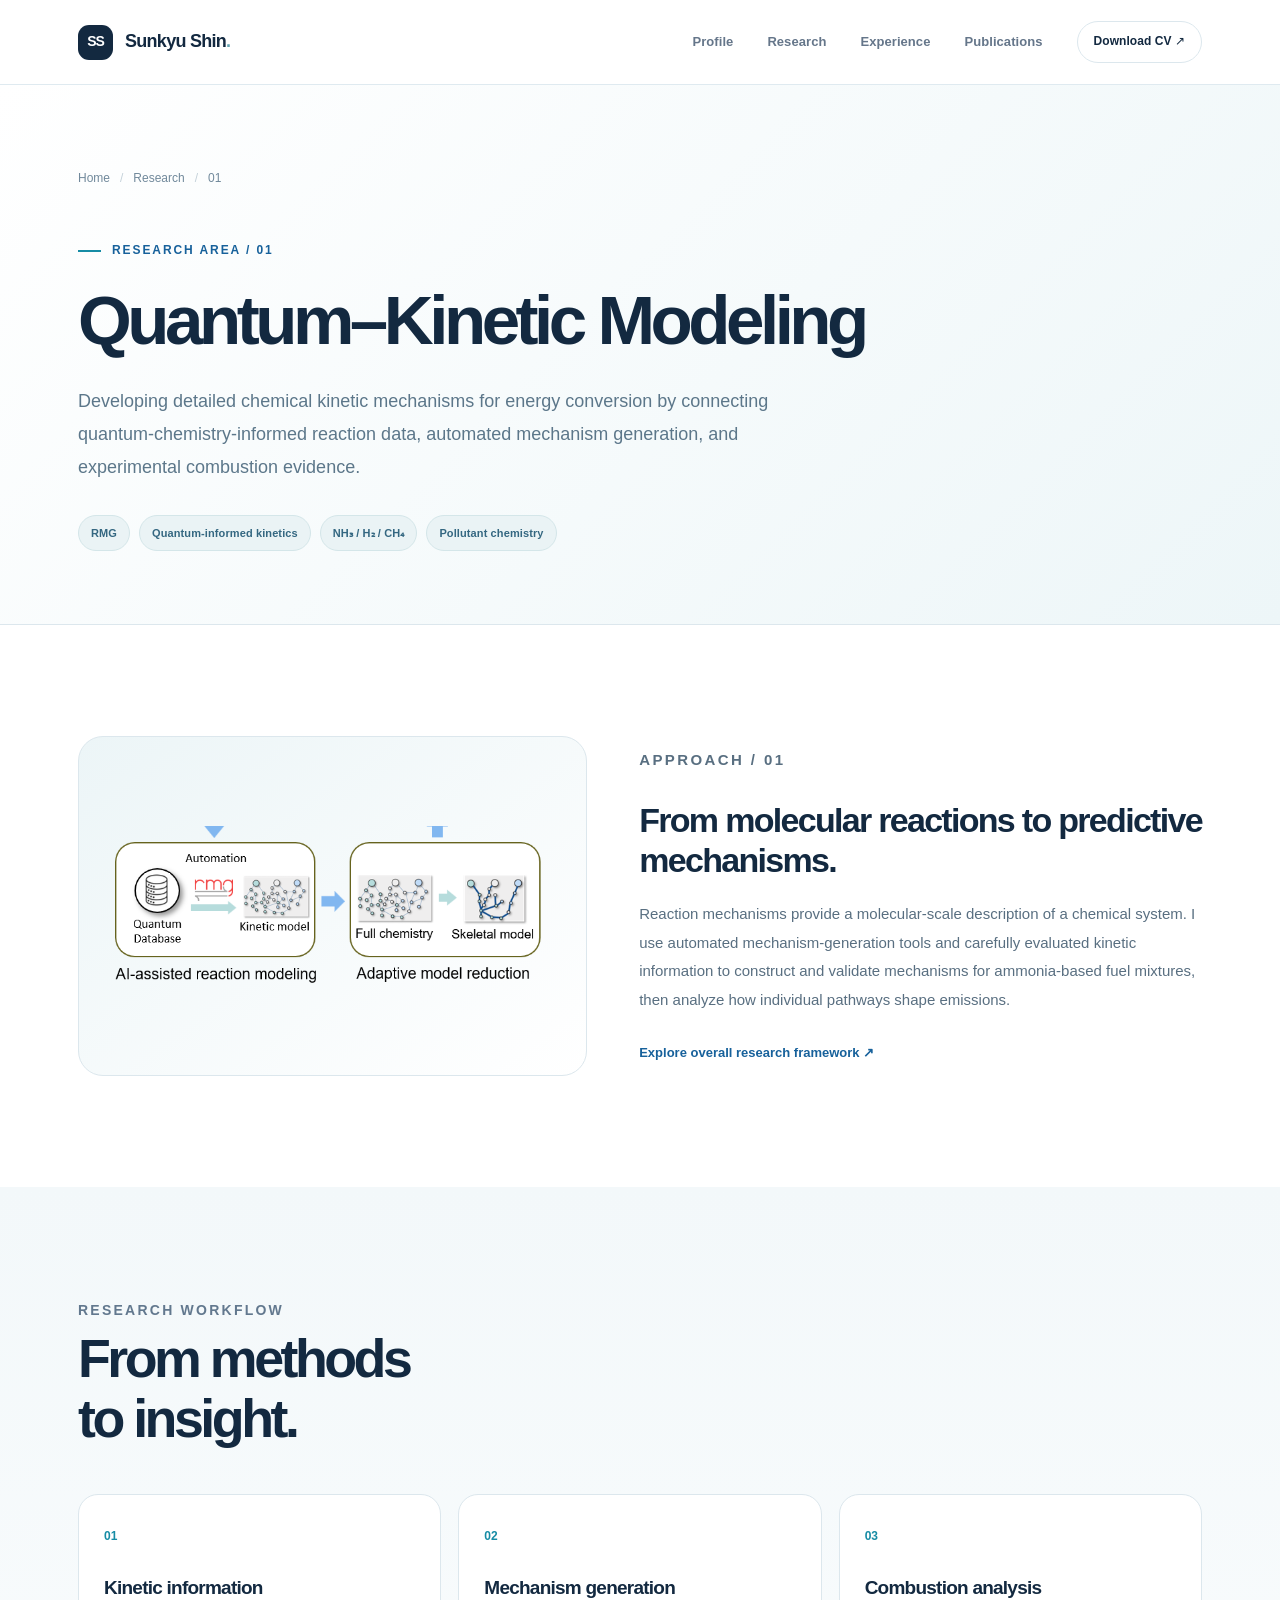
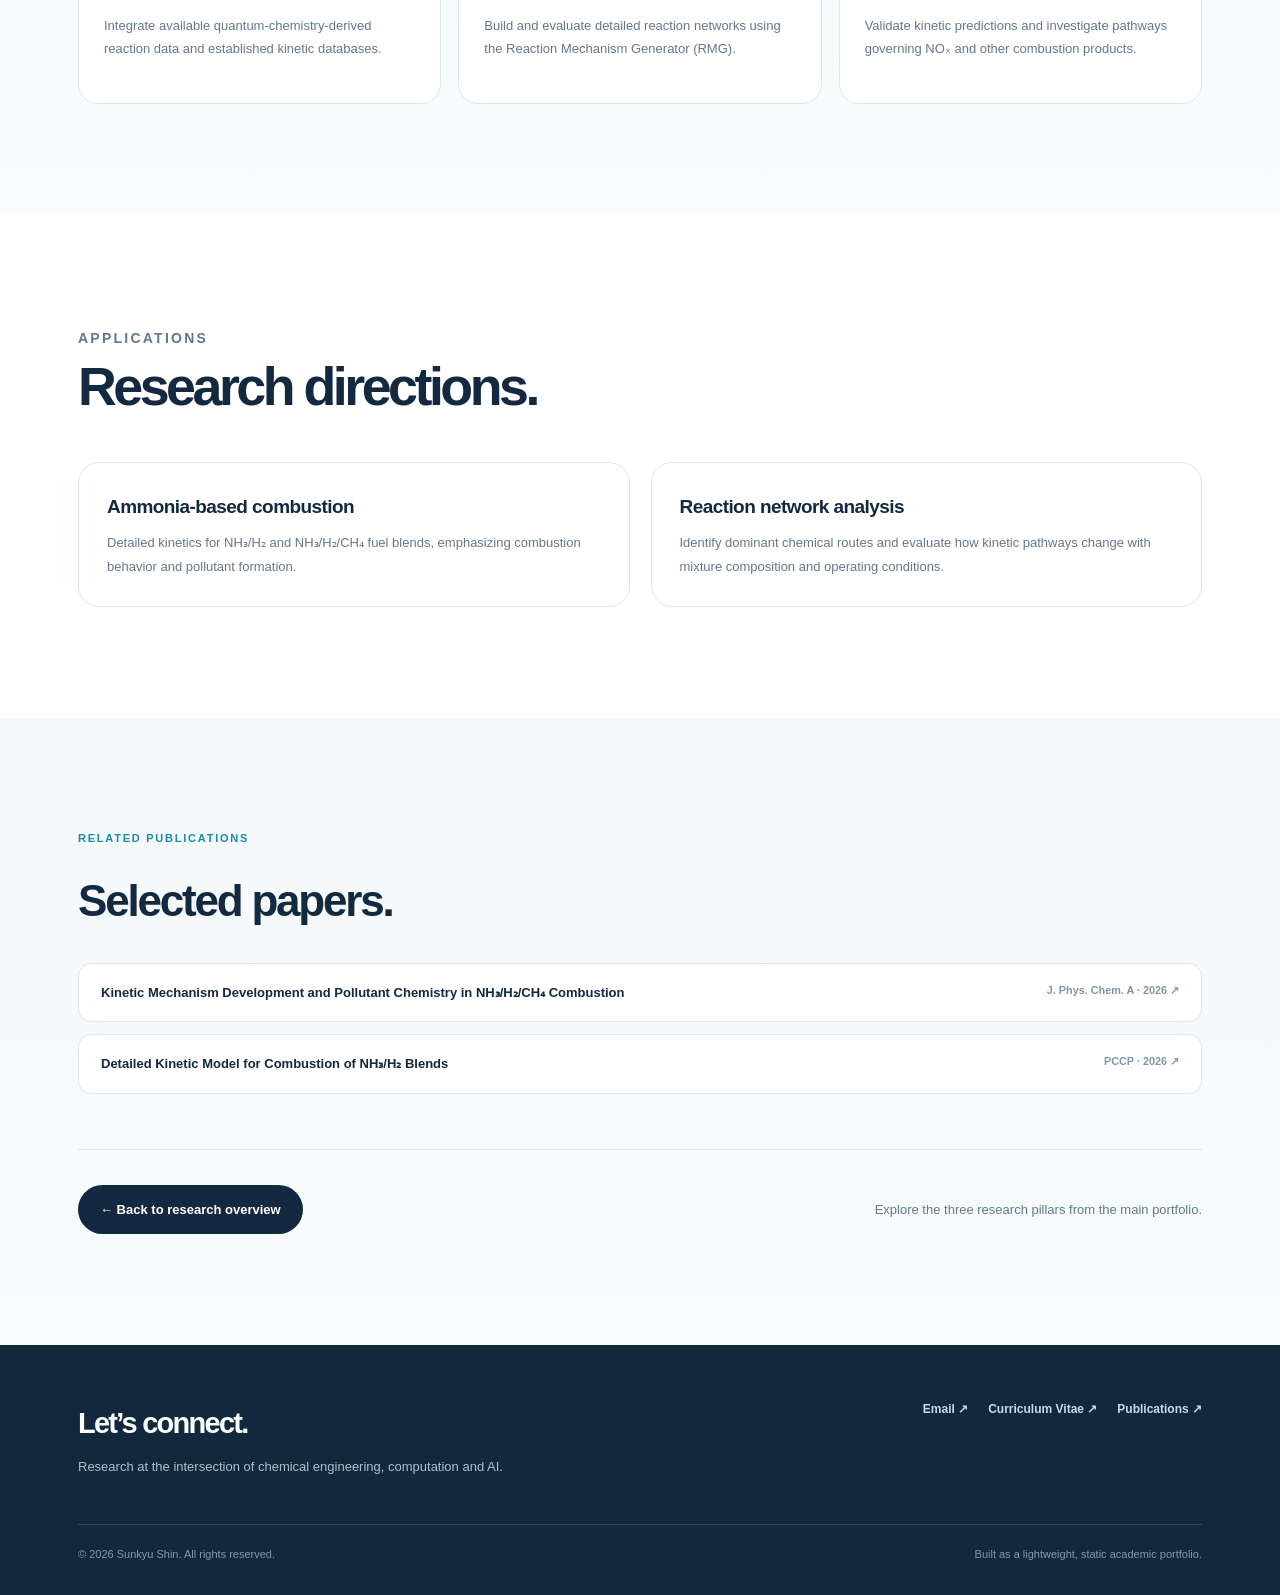
<file: Sunkyu_Shin_Portfolio_Draft01/research-kinetics.html>
<!DOCTYPE html><html lang="en"><head><meta charset="UTF-8"><meta name="viewport" content="width=device-width, initial-scale=1.0"><meta name="theme-color" content="#ffffff"><meta name="description" content="Quantum–Kinetic Modeling - research by Sunkyu Shin."><title>Quantum–Kinetic Modeling | Sunkyu Shin</title><link rel="icon" type="image/svg+xml" href="assets/favicon.svg"><link rel="stylesheet" href="css/style.css"></head><body><header class="site-header"><div class="shell nav-wrap">
  <a href="index.html#profile" class="brand" aria-label="Sunkyu Shin - home"><span class="brand-mark">SS</span><span>Sunkyu Shin<span style="color:#65a5b2">.</span></span></a>
  <button class="menu-btn" aria-label="Open navigation" aria-expanded="false" aria-controls="main-nav">☰</button>
  <nav class="header-nav" id="main-nav" aria-label="Main navigation"><a href="index.html#profile" aria-label="Profile">Profile</a><a href="index.html#research" aria-label="Research">Research</a><a href="index.html#experience" aria-label="Experience">Experience</a><a href="index.html#publications" aria-label="Publications">Publications</a>
    <a class="nav-ext" href="assets/Sunkyu_Shin_CV.pdf" target="_blank" rel="noopener">Download CV ↗</a></nav>
 </div></header><main><section class="detail-hero"><div class="shell"><div class="breadcrumb"><a href="index.html">Home</a><span>/</span><a href="index.html#research">Research</a><span>/</span>01</div><div class="page-lead reveal"><div class="eyebrow">Research area / 01</div><h1>Quantum–Kinetic Modeling</h1><p>Developing detailed chemical kinetic mechanisms for energy conversion by connecting quantum-chemistry-informed reaction data, automated mechanism generation, and experimental combustion evidence.</p><div class="pillrow"><span class="pill">RMG</span><span class="pill">Quantum-informed kinetics</span><span class="pill">NH₃ / H₂ / CH₄</span><span class="pill">Pollutant chemistry</span></div></div></div></section>
<section class="section section-white"><div class="shell"><div class="detail-graphic reveal"><div class="detail-visual"><img src="assets/kinetics-thumb.png" alt="Research schematic for Quantum–Kinetic Modeling"></div><div class="detail-copy"><p class="section-kicker">Approach / 01</p><h2>From molecular reactions to predictive mechanisms.</h2><p>Reaction mechanisms provide a molecular-scale description of a chemical system. I use automated mechanism-generation tools and carefully evaluated kinetic information to construct and validate mechanisms for ammonia-based fuel mixtures, then analyze how individual pathways shape emissions.</p><a href="index.html#research" class="text-link">Explore overall research framework ↗</a></div></div></div></section>
<section class="section section-mist"><div class="shell"><div class="section-head"><div><p class="section-kicker">Research workflow</p><h2>From methods<br>to insight.</h2></div></div><div class="process-grid"><article class="process-card"><span class="process-num">01</span><h3>Kinetic information</h3><p>Integrate available quantum-chemistry-derived reaction data and established kinetic databases.</p></article><article class="process-card"><span class="process-num">02</span><h3>Mechanism generation</h3><p>Build and evaluate detailed reaction networks using the Reaction Mechanism Generator (RMG).</p></article><article class="process-card"><span class="process-num">03</span><h3>Combustion analysis</h3><p>Validate kinetic predictions and investigate pathways governing NOₓ and other combustion products.</p></article></div></div></section>
<section class="section section-white"><div class="shell"><div class="section-head"><div><p class="section-kicker">Applications</p><h2>Research directions.</h2></div></div><div class="case-list"><article class="case"><h3>Ammonia-based combustion</h3><p>Detailed kinetics for NH₃/H₂ and NH₃/H₂/CH₄ fuel blends, emphasizing combustion behavior and pollutant formation.</p></article><article class="case"><h3>Reaction network analysis</h3><p>Identify dominant chemical routes and evaluate how kinetic pathways change with mixture composition and operating conditions.</p></article></div></div></section>
<section class="section section-mist"><div class="shell"><p class="section-kicker">Related publications</p><h2 style="font-size:clamp(30px,4vw,44px);letter-spacing:-.05em;margin:0">Selected papers.</h2><div class="ref-links"><a href="https://doi.org/10.1021/acs.jpca.6c04337" target="_blank" rel="noopener noreferrer"><span>Kinetic Mechanism Development and Pollutant Chemistry in NH₃/H₂/CH₄ Combustion</span><small>J. Phys. Chem. A · 2026 ↗</small></a><a href="https://doi.org/10.1039/d5cp04149j" target="_blank" rel="noopener noreferrer"><span>Detailed Kinetic Model for Combustion of NH₃/H₂ Blends</span><small>PCCP · 2026 ↗</small></a></div><div class="return-row"><a href="index.html#research" class="btn btn-primary">← Back to research overview</a><span>Explore the three research pillars from the main portfolio.</span></div></div></section></main><footer class="footer"><div class="shell"><div class="footer-grid"><div><h3>Let’s connect.</h3><p>Research at the intersection of chemical engineering, computation and AI.</p></div>
  <div class="footer-links"><a href="mailto:skshin95@mit.edu">Email ↗</a><a href="assets/Sunkyu_Shin_CV.pdf" target="_blank" rel="noopener">Curriculum Vitae ↗</a><a href="index.html#publications">Publications ↗</a></div></div>
  <div class="footer-floor"><span>© 2026 Sunkyu Shin. All rights reserved.</span><span>Built as a lightweight, static academic portfolio.</span></div></div></footer><script src="js/site.js" defer></script></body></html>
</file>
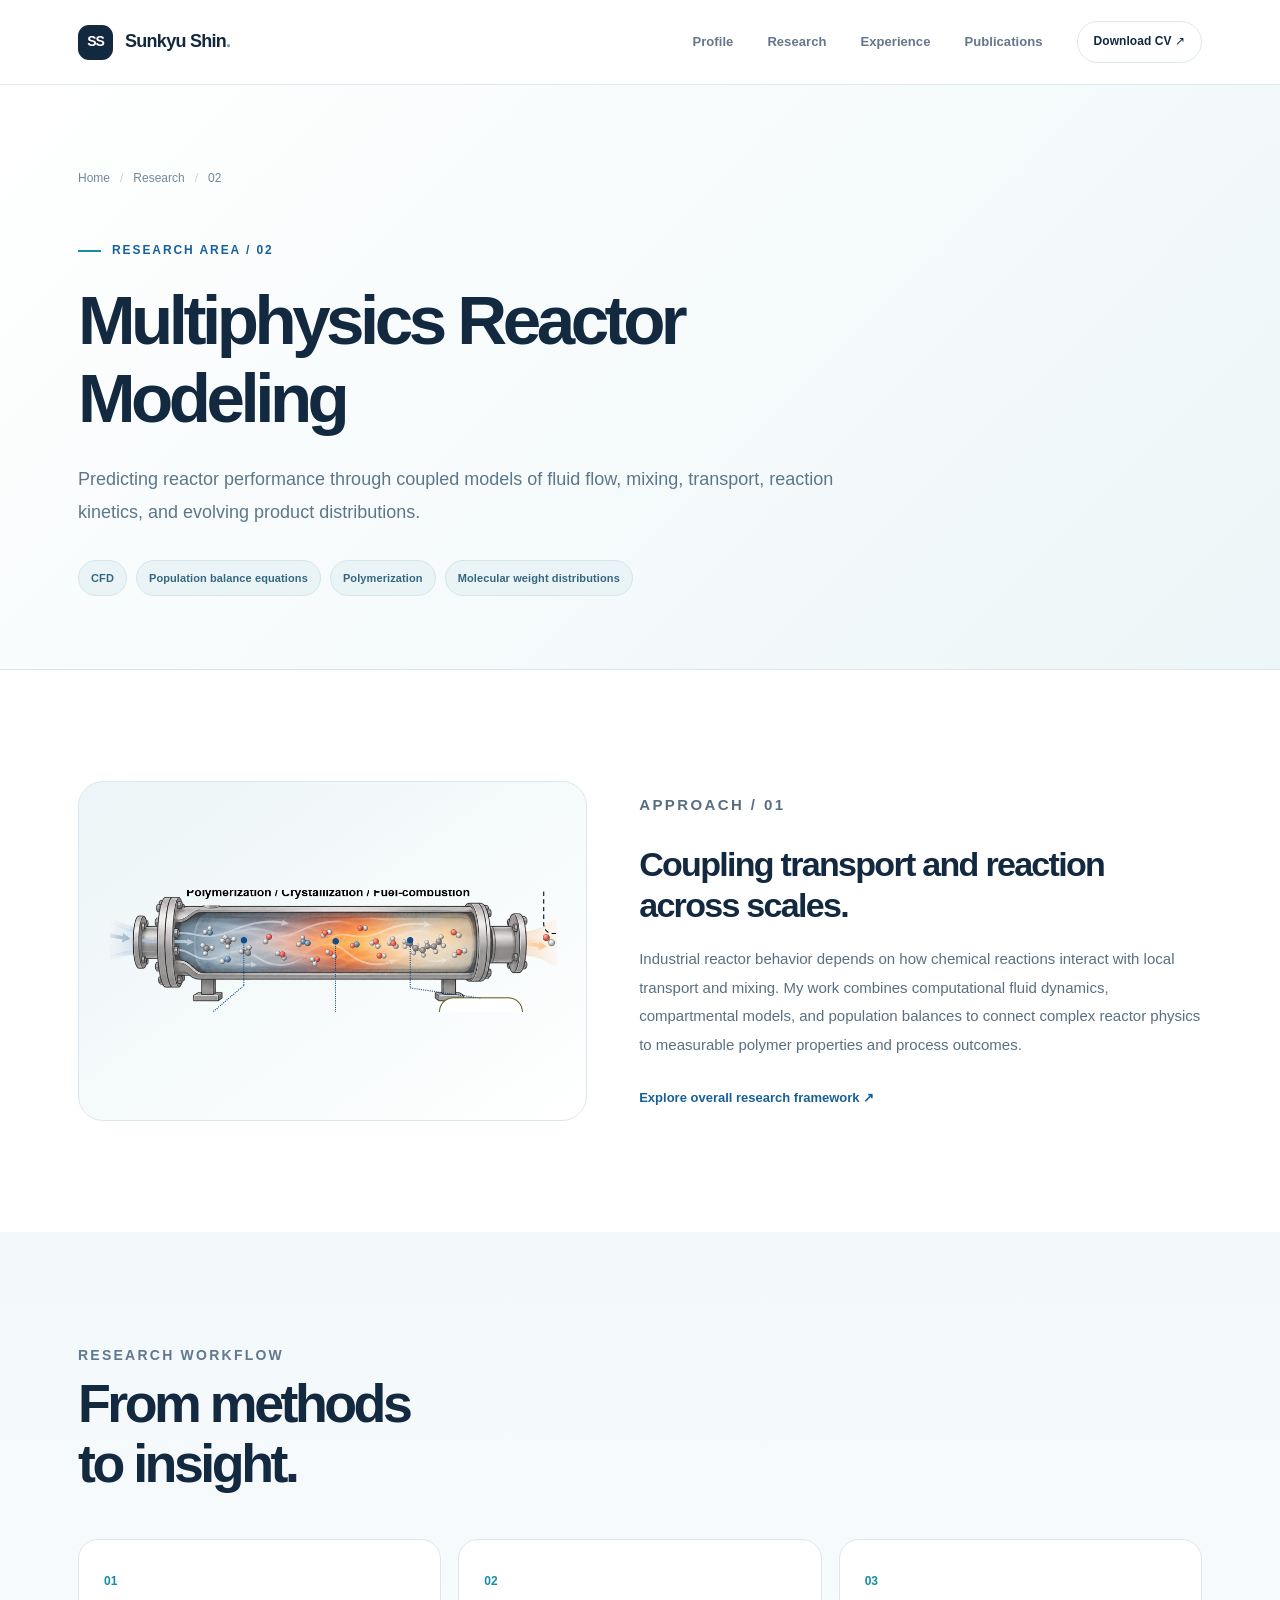
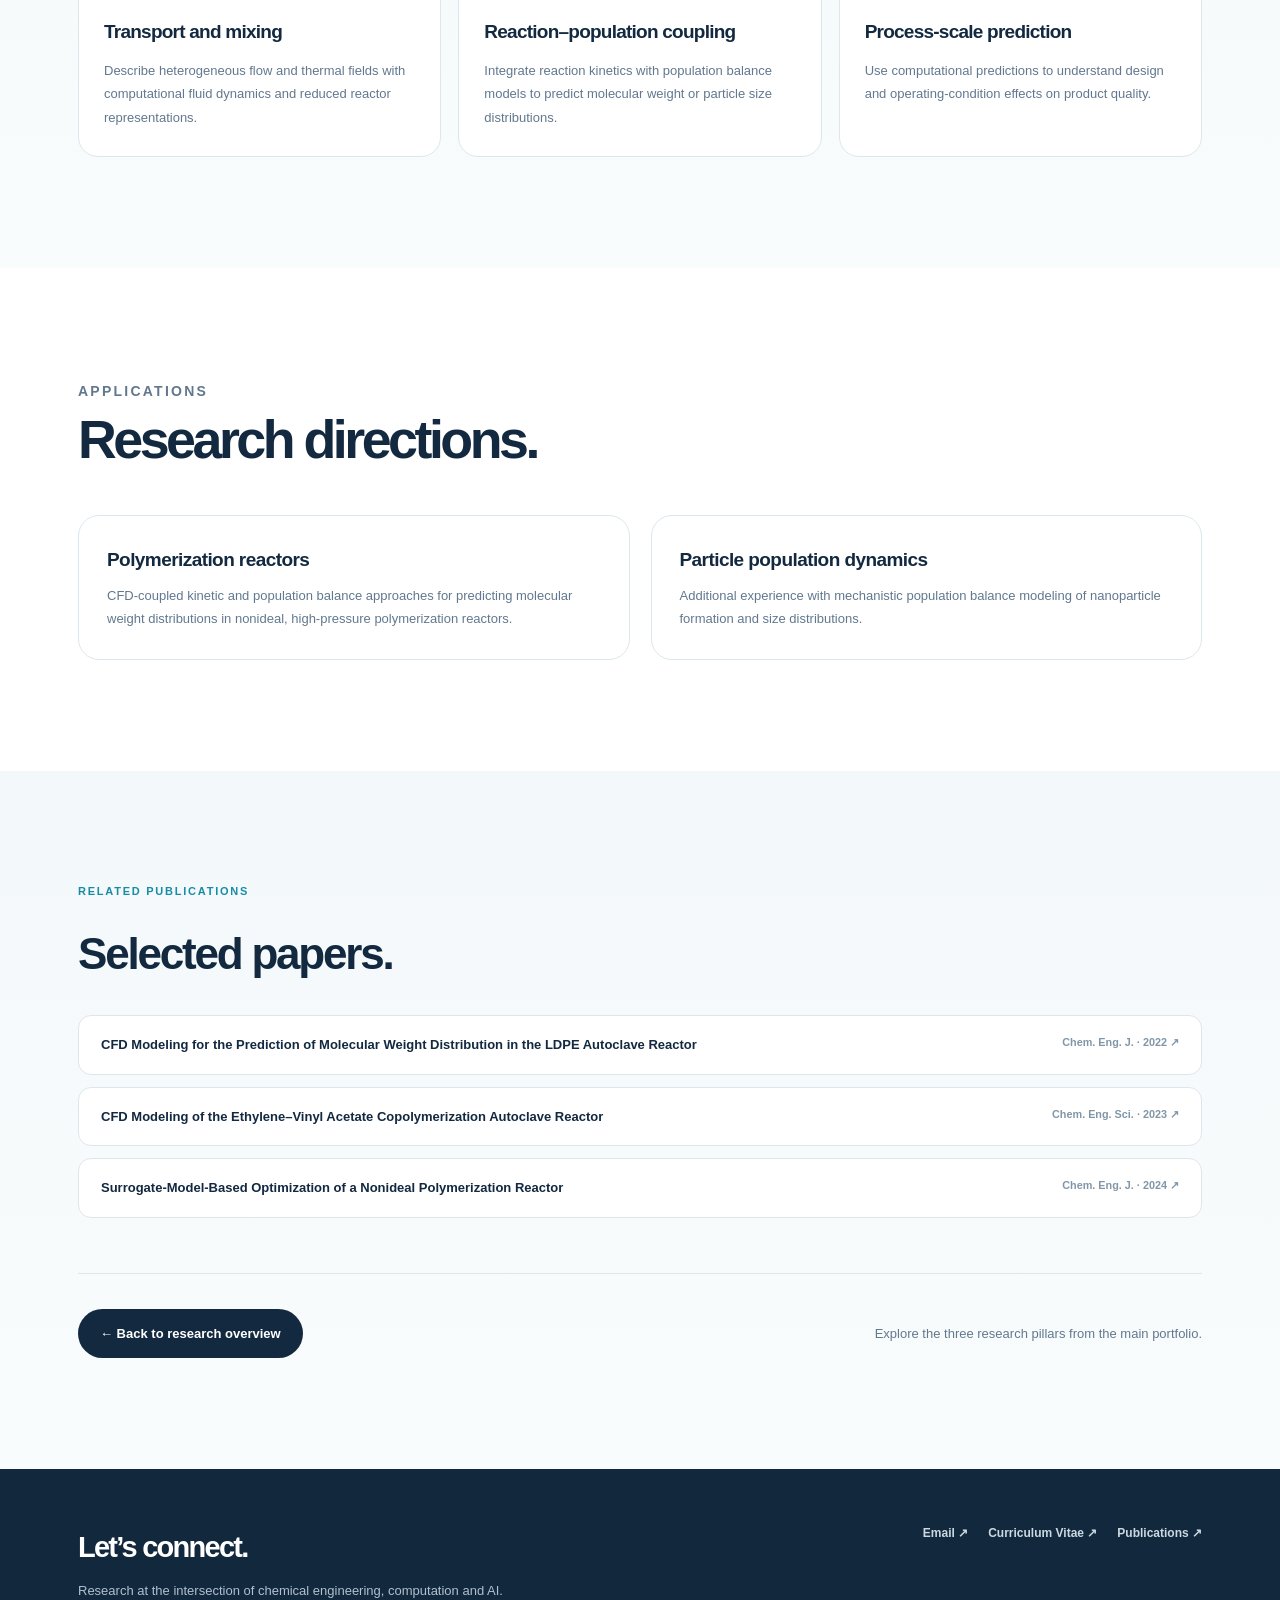
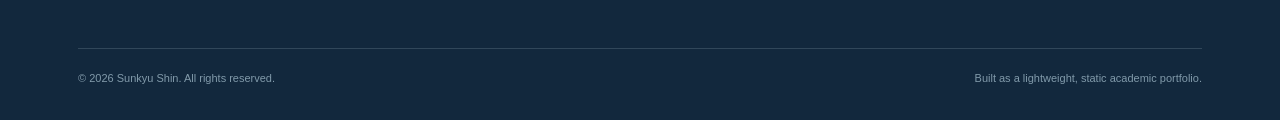
<file: Sunkyu_Shin_Portfolio_Draft01/research-reactors.html>
<!DOCTYPE html><html lang="en"><head><meta charset="UTF-8"><meta name="viewport" content="width=device-width, initial-scale=1.0"><meta name="theme-color" content="#ffffff"><meta name="description" content="Multiphysics Reactor Modeling - research by Sunkyu Shin."><title>Multiphysics Reactor Modeling | Sunkyu Shin</title><link rel="icon" type="image/svg+xml" href="assets/favicon.svg"><link rel="stylesheet" href="css/style.css"></head><body><header class="site-header"><div class="shell nav-wrap">
  <a href="index.html#profile" class="brand" aria-label="Sunkyu Shin - home"><span class="brand-mark">SS</span><span>Sunkyu Shin<span style="color:#65a5b2">.</span></span></a>
  <button class="menu-btn" aria-label="Open navigation" aria-expanded="false" aria-controls="main-nav">☰</button>
  <nav class="header-nav" id="main-nav" aria-label="Main navigation"><a href="index.html#profile" aria-label="Profile">Profile</a><a href="index.html#research" aria-label="Research">Research</a><a href="index.html#experience" aria-label="Experience">Experience</a><a href="index.html#publications" aria-label="Publications">Publications</a>
    <a class="nav-ext" href="assets/Sunkyu_Shin_CV.pdf" target="_blank" rel="noopener">Download CV ↗</a></nav>
 </div></header><main><section class="detail-hero"><div class="shell"><div class="breadcrumb"><a href="index.html">Home</a><span>/</span><a href="index.html#research">Research</a><span>/</span>02</div><div class="page-lead reveal"><div class="eyebrow">Research area / 02</div><h1>Multiphysics Reactor Modeling</h1><p>Predicting reactor performance through coupled models of fluid flow, mixing, transport, reaction kinetics, and evolving product distributions.</p><div class="pillrow"><span class="pill">CFD</span><span class="pill">Population balance equations</span><span class="pill">Polymerization</span><span class="pill">Molecular weight distributions</span></div></div></div></section>
<section class="section section-white"><div class="shell"><div class="detail-graphic reveal"><div class="detail-visual"><img src="assets/reactor-thumb.png" alt="Research schematic for Multiphysics Reactor Modeling"></div><div class="detail-copy"><p class="section-kicker">Approach / 01</p><h2>Coupling transport and reaction across scales.</h2><p>Industrial reactor behavior depends on how chemical reactions interact with local transport and mixing. My work combines computational fluid dynamics, compartmental models, and population balances to connect complex reactor physics to measurable polymer properties and process outcomes.</p><a href="index.html#research" class="text-link">Explore overall research framework ↗</a></div></div></div></section>
<section class="section section-mist"><div class="shell"><div class="section-head"><div><p class="section-kicker">Research workflow</p><h2>From methods<br>to insight.</h2></div></div><div class="process-grid"><article class="process-card"><span class="process-num">01</span><h3>Transport and mixing</h3><p>Describe heterogeneous flow and thermal fields with computational fluid dynamics and reduced reactor representations.</p></article><article class="process-card"><span class="process-num">02</span><h3>Reaction–population coupling</h3><p>Integrate reaction kinetics with population balance models to predict molecular weight or particle size distributions.</p></article><article class="process-card"><span class="process-num">03</span><h3>Process-scale prediction</h3><p>Use computational predictions to understand design and operating-condition effects on product quality.</p></article></div></div></section>
<section class="section section-white"><div class="shell"><div class="section-head"><div><p class="section-kicker">Applications</p><h2>Research directions.</h2></div></div><div class="case-list"><article class="case"><h3>Polymerization reactors</h3><p>CFD-coupled kinetic and population balance approaches for predicting molecular weight distributions in nonideal, high-pressure polymerization reactors.</p></article><article class="case"><h3>Particle population dynamics</h3><p>Additional experience with mechanistic population balance modeling of nanoparticle formation and size distributions.</p></article></div></div></section>
<section class="section section-mist"><div class="shell"><p class="section-kicker">Related publications</p><h2 style="font-size:clamp(30px,4vw,44px);letter-spacing:-.05em;margin:0">Selected papers.</h2><div class="ref-links"><a href="https://doi.org/10.1016/j.cej.2021.131829" target="_blank" rel="noopener noreferrer"><span>CFD Modeling for the Prediction of Molecular Weight Distribution in the LDPE Autoclave Reactor</span><small>Chem. Eng. J. · 2022 ↗</small></a><a href="https://doi.org/10.1016/j.ces.2022.118430" target="_blank" rel="noopener noreferrer"><span>CFD Modeling of the Ethylene–Vinyl Acetate Copolymerization Autoclave Reactor</span><small>Chem. Eng. Sci. · 2023 ↗</small></a><a href="https://doi.org/10.1016/j.cej.2024.152008" target="_blank" rel="noopener noreferrer"><span>Surrogate-Model-Based Optimization of a Nonideal Polymerization Reactor</span><small>Chem. Eng. J. · 2024 ↗</small></a></div><div class="return-row"><a href="index.html#research" class="btn btn-primary">← Back to research overview</a><span>Explore the three research pillars from the main portfolio.</span></div></div></section></main><footer class="footer"><div class="shell"><div class="footer-grid"><div><h3>Let’s connect.</h3><p>Research at the intersection of chemical engineering, computation and AI.</p></div>
  <div class="footer-links"><a href="mailto:skshin95@mit.edu">Email ↗</a><a href="assets/Sunkyu_Shin_CV.pdf" target="_blank" rel="noopener">Curriculum Vitae ↗</a><a href="index.html#publications">Publications ↗</a></div></div>
  <div class="footer-floor"><span>© 2026 Sunkyu Shin. All rights reserved.</span><span>Built as a lightweight, static academic portfolio.</span></div></div></footer><script src="js/site.js" defer></script></body></html>
</file>
<file: css/style.css>
:root {
  --ink: #132940;
  --ink-2: #1b3551;
  --muted: #62788e;
  --line: #dce7ed;
  --accent: #17619b;
  --accent-2: #168ca5;
  --aqua: #dcf4f2;
  --paper: #ffffff;
  --base: #f8fbfc;
  --tint: #edf4f7;
  --radius: 22px;
  --shadow: 0 24px 64px rgba(26,55,83,.07);
  --font: Inter,ui-sans-serif,-apple-system,BlinkMacSystemFont,"Segoe UI",Roboto,Arial,sans-serif;
}

* {
  box-sizing: border-box;
}

html {
  scroll-behavior: smooth;
  scroll-padding-top: 95px;
}

body {
  font-family: var(--font);
  color: var(--ink);
  background: var(--base);
  margin: 0;
  line-height: 1.65;
  -webkit-font-smoothing: antialiased;
}

::selection {
  background: #b9e1f0;
  color: var(--ink);
}

img {
  max-width: 100%;
  display: block;
}

a {
  color: inherit;
  text-decoration: none;
}

button {
  font: inherit;
}

button,
a {
  -webkit-tap-highlight-color: transparent;
}

button:focus-visible,
a:focus-visible {
  outline: 3px solid #47abc4;
  outline-offset: 4px;
}

.shell {
  max-width: 1216px;
  margin: 0 auto;
  padding: 0 46px;
}

.thin-shell {
  max-width: 1000px;
  margin: auto;
}

.site-header {
  position: sticky;
  top: 0;
  z-index: 50;
  border-bottom: 1px solid rgba(210,225,234,.7);
  background: rgba(255,255,255,.9);
  backdrop-filter: blur(20px);
  -webkit-backdrop-filter: blur(20px);
}

.nav-wrap {
  min-height: 84px;
  display: flex;
  align-items: center;
  justify-content: space-between;
  gap: 30px;
}

.brand {
  display: flex;
  align-items: center;
  gap: 12px;
  white-space: nowrap;
  font-size: 18px;
  letter-spacing: -.04em;
  font-weight: 750;
}

.brand-mark {
  width: 35px;
  height: 35px;
  border-radius: 11px;
  background: var(--ink);
  color: #fff;
  display: grid;
  place-items: center;
  font-size: 14px;
  letter-spacing: -.08em;
}

.header-nav {
  display: flex;
  align-items: center;
  gap: 34px;
}

.header-nav>a {
  font-weight: 560;
  font-size: 13px;
  letter-spacing: .005em;
  color: #65768a;
  transition: color .2s;
}

.header-nav>a:hover,
.header-nav>a.active {
  color: var(--accent);
}

.header-nav>a.active {
  font-weight: 740;
}

.nav-ext {
  border: 1px solid var(--line);
  background: #fff;
  border-radius: 99px;
  padding: 10px 16px!important;
  font-size: 12px!important;
  color: var(--ink)!important;
}

.menu-btn {
  display: none;
  appearance: none;
  background: none;
  border: 1px solid var(--line);
  border-radius: 10px;
  width: 42px;
  height: 40px;
  align-items: center;
  justify-content: center;
  font-size: 23px;
  cursor: pointer;
}

.hero {
  position: relative;
  overflow: hidden;
  padding: 84px 0 92px;
  background: linear-gradient(155deg,#fff 22%,#f2f8fa 78%);
  border-bottom: 1px solid var(--line);
}

.hero:before {
  content: "";
  position: absolute;
  width: 660px;
  height: 660px;
  right: -225px;
  top: -290px;
  border-radius: 50%;
  background: radial-gradient(circle,#e3f5f6,transparent 70%);
  pointer-events: none;
}

.hero-grid {
  position: relative;
  display: grid;
  grid-template-columns: 1.36fr .78fr;
  gap: 80px;
  align-items: center;
}

.eyebrow {
  display: inline-flex;
  align-items: center;
  gap: 11px;
  color: var(--accent);
  font-size: 12px;
  letter-spacing: .16em;
  font-weight: 790;
  text-transform: uppercase;
}

.eyebrow:before {
  content: "";
  width: 23px;
  height: 2px;
  background: var(--accent-2);
  display: inline-block;
}

.hero h1 {
  font-size: clamp(44px,4.6vw,62px);
  letter-spacing: -.06em;
  font-weight: 800;
  line-height: 1.03;
  margin: 22px 0 20px;
}

.hero h1 span {
  display: inline;
  color: var(--accent);
}

.hero-subtitle {
  font-size: clamp(20px,2.1vw,26px);
  letter-spacing: -.04em;
  font-weight: 630;
  line-height: 1.35;
  max-width: 680px;
  margin: 0 0 22px;
}

.hero-summary {
  color: var(--muted);
  font-size: 16px;
  max-width: 620px;
  line-height: 1.8;
  margin: 0 0 30px;
}

.hero-actions {
  display: flex;
  flex-wrap: wrap;
  align-items: center;
  gap: 11px;
}

.btn {
  display: inline-flex;
  align-items: center;
  justify-content: center;
  gap: 10px;
  padding: 13px 21px;
  border-radius: 99px;
  font-weight: 680;
  font-size: 13px;
  border: 1px solid transparent;
  transition: transform .2s,background .2s,box-shadow .2s;
  cursor: pointer;
}

.btn:hover {
  transform: translateY(-2px);
}

.btn-primary {
  background: var(--ink);
  color: white;
}

.btn-primary:hover {
  background: #265271;
  box-shadow: 0 13px 24px #1a496820;
}

.btn-secondary {
  background: white;
  color: var(--ink);
  border-color: #d6e2e9;
}

.btn-secondary:hover {
  border-color: #9db9cb;
}

.profile-frame {
  position: relative;
  justify-self: end;
  width: 100%;
  max-width: 352px;
  border: 1px solid #e2e9e9;
  padding: 13px;
  background: white;
  border-radius: 30px;
  box-shadow: var(--shadow);
  transform: rotate(1deg);
}

.profile-frame:after {
  content: "";
  z-index: -1;
  position: absolute;
  inset: 22px -25px -26px 24px;
  border: 1px solid #bfdcd8;
  border-radius: 34px;
  transform: rotate(5deg);
}

.profile-frame img {
  aspect-ratio: 1/1.06;
  object-fit: cover;
  object-position: center 20%;
  width: 100%;
  border-radius: 21px;
  background: #f1f5f6;
}

.profile-plate {
  display: flex;
  justify-content: space-between;
  align-items: center;
  gap: 12px;
  font-size: 11px;
  padding: 18px 6px 5px;
  color: var(--muted);
  font-weight: 640;
}

.profile-plate strong {
  color: var(--accent-2);
  letter-spacing: .04em;
}

.hero-bottom {
  display: flex;
  gap: 22px;
  flex-wrap: wrap;
  margin-top: 40px;
  font-size: 12px;
  color: var(--muted);
}

.hero-bottom a:hover {
  color: var(--accent);
}

.hero-bottom span+span:before {
  content: "/";
  display: inline-block;
  margin-right: 22px;
  color: #a8bec9;
}

.section {
  padding: 111px 0;
}

.section-white {
  background: #fff;
}

.section-mist {
  background: linear-gradient(180deg,#f3f8fa 0%,#f9fcfd 100%);
}

.section-kicker {
  font-size: 11px;
  letter-spacing: .16em;
  text-transform: uppercase;
  font-weight: 850;
  color: var(--accent-2);
  margin: 0 0 18px;
}

.section-head {
  display: flex;
  justify-content: space-between;
  align-items: end;
  gap: 32px;
  margin-bottom: 45px;
}

.section-head h2,
.page-lead h1 {
  font-size: clamp(35px,4.2vw,59px);
  line-height: 1.13;
  letter-spacing: -.065em;
  margin: 0;
  font-weight: 780;
}

.section-head h2 {
  font-size: clamp(32px,3.3vw,46px);
  letter-spacing: -.05em;
}

.section-head > p {
  color: var(--muted);
  max-width: 480px;
  margin: 0 0 6px;
  font-size: 17px;
  line-height: 1.7;
}

.section-head > p strong {
  color: var(--ink);
  font-weight: 650;
}

.section-head .section-kicker {
  font-size: 14px;
  color: var(--muted);
  margin: 0 0 4px;
  line-height: 1.85;
}

.section-subtitle {
  font-size: 18px;
  line-height: 1.5;
  color: var(--ink-2);
  font-weight: 560;
  letter-spacing: -.01em;
  margin: 16px 0 0;
}

.research-head {
  display: grid;
  grid-template-columns: minmax(0,1.2fr) minmax(0,1fr);
  gap: 48px;
}

.research-head > p {
  max-width: none;
  font-size: 16.5px;
}

.text-link {
  font-weight: 700;
  color: var(--accent);
  font-size: 13px;
  display: inline-flex;
  gap: 7px;
  align-items: center;
}

.text-link:hover {
  text-decoration: underline;
  text-underline-offset: 5px;
}

.framework-panel {
  background: #fff;
  border: 1px solid var(--line);
  border-radius: 27px;
  box-shadow: var(--shadow);
  padding: 28px 38px 18px;
  margin: 32px 0 26px;
  overflow: hidden;
}

.framework-panel img {
  width: 100%;
  max-height: 730px;
  object-fit: contain;
}

.framework-top {
  display: flex;
  justify-content: space-between;
  align-items: center;
  font-size: 11px;
  letter-spacing: .13em;
  color: #698398;
  font-weight: 800;
  text-transform: uppercase;
}

.zoom-figure {
  background: transparent;
  border: 0;
  color: var(--accent);
  font: inherit;
  font-size: 12px;
  cursor: pointer;
  letter-spacing: 0;
  text-transform: none;
  font-weight: 760;
  padding: 8px;
}

.framework-caption {
  border-top: 1px solid var(--line);
  padding-top: 13px;
  color: var(--muted);
  font-size: 12px;
  margin-top: 3px;
  display: flex;
  gap: 10px;
}

.framework-caption b {
  color: var(--ink);
}

.research-grid {
  display: grid;
  grid-template-columns: repeat(3,minmax(0,1fr));
  gap: 20px;
}

.research-card {
  min-height: 440px;
  background: #fff;
  border: 1px solid #dce8ec;
  border-radius: 6px;
  overflow: hidden;
  position: relative;
  box-shadow: 0 4px 19px rgba(35,73,89,.02);
  display: flex;
  flex-direction: column;
  transition: transform .23s,box-shadow .23s,border-color .23s;
}

@supports (grid-template-rows: subgrid) {
  /* line up the images across cards even when titles wrap differently */
  .research-card {
    display: grid;
    grid-row: span 3;
    grid-template-rows: subgrid;
    row-gap: 0;
  }
}

.research-card:hover {
  transform: translateY(-7px);
  box-shadow: 0 23px 48px rgba(21,66,99,.11);
  border-color: #b8d3df;
}

.card-top {
  display: flex;
  justify-content: space-between;
  align-items: center;
  gap: 10px;
}

.card-link {
  flex-shrink: 0;
  font-size: 12.5px;
  font-weight: 760;
  color: var(--accent);
  border: 1px solid #cce0e5;
  border-radius: 999px;
  padding: 6px 12px;
  background: #fff;
  transition: background .2s,color .2s,border-color .2s;
}

.research-card:hover .card-link {
  background: var(--ink);
  color: #fff;
  border-color: var(--ink);
}

.research-card-head {
  padding: 25px 25px 20px;
}

.research-art {
  height: 181px;
  background: #edf5f6;
  display: flex;
  align-items: center;
  justify-content: center;
  position: relative;
  overflow: hidden;
}

.research-art img {
  height: 100%;
  width: 100%;
  object-fit: contain;
  padding: 13px;
}

.research-art.reactor {
  background: #e6f1f7;
}

.research-art.ai {
  background: #eaf1f7;
}

.research-card-content {
  padding: 20px 25px 27px;
  flex: 1;
  display: flex;
  flex-direction: column;
}

.area-number {
  letter-spacing: .13em;
  color: #5899a7;
  font-size: 11px;
  font-weight: 800;
}

.research-card h3 {
  font-size: 23px;
  letter-spacing: -.045em;
  line-height: 1.28;
  margin: 12px 0 0;
}

.research-card p {
  font-size: 15px;
  color: var(--muted);
  margin: 0;
  line-height: 1.7;
}

.card-arrow {
  margin-top: auto;
  display: flex;
  align-items: center;
  justify-content: space-between;
  font-size: 12px;
  font-weight: 760;
  color: var(--accent);
}

.arrow-circle {
  width: 36px;
  height: 36px;
  border: 1px solid #cce0e5;
  border-radius: 100%;
  display: grid;
  place-items: center;
  font-size: 19px;
  background: #fff;
}

.research-card:hover .arrow-circle {
  background: var(--ink);
  color: #fff;
  border-color: var(--ink);
}

.pillrow {
  display: flex;
  flex-wrap: wrap;
  gap: 9px;
}

.pill {
  font-size: 11px;
  letter-spacing: .01em;
  font-weight: 700;
  color: #346781;
  background: #eaf3f5;
  border: 1px solid #d4e6e9;
  border-radius: 50px;
  padding: 8px 12px;
}

.timeline {
  display: grid;
  grid-template-columns: 1fr 1fr;
  gap: 0 60px;
}

.timeline-entry {
  display: grid;
  grid-template-columns: 100px 1fr;
  gap: 20px;
  border-top: 1px solid var(--line);
  padding: 29px 0;
}

.timeline-year {
  font-size: 12px;
  font-weight: 740;
  color: var(--accent);
}

.timeline-title {
  font-size: 18px;
  letter-spacing: -.025em;
  font-weight: 760;
  margin: 0 0 6px;
}

.timeline-place {
  font-size: 13px;
  color: #577086;
  line-height: 1.55;
  margin: 0;
}

.timeline-detail {
  font-size: 12px;
  color: #8496a5;
  margin: 8px 0 0;
}

.timeline-note {
  margin-top: 27px;
  border: 1px solid #d5e5e8;
  background: white;
  border-radius: 17px;
  padding: 22px 27px;
  display: flex;
  justify-content: space-between;
  gap: 20px;
  align-items: center;
}

.timeline-note p {
  margin: 0;
  font-size: 13px;
  color: var(--muted);
}

.pub-toolbar {
  display: flex;
  justify-content: space-between;
  align-items: center;
  gap: 30px;
  margin: 33px 0 22px;
}

.pub-filters {
  display: flex;
  flex-wrap: wrap;
  gap: 8px;
}

.filter-btn {
  background: transparent;
  border: 1px solid #dce6ec;
  border-radius: 99px;
  padding: 9px 16px;
  font-size: 12px;
  font-weight: 690;
  color: #628097;
  cursor: pointer;
}

.filter-btn.active {
  background: var(--ink);
  color: #fff;
  border-color: var(--ink);
}

.pub-count {
  white-space: nowrap;
  color: #8396a5;
  font-size: 12px;
}

.pub-list {
  border-top: 1px solid var(--line);
}

.publication {
  display: grid;
  grid-template-columns: 61px 1fr auto;
  gap: 23px;
  align-items: start;
  border-bottom: 1px solid var(--line);
  padding: 27px 0;
  transition: background .2s;
}

.publication[hidden] {
  display: none;
}

.pub-n {
  font-weight: 740;
  color: #a7b9c4;
  font-size: 13px;
  padding-top: 3px;
}

.pub-title {
  font-size: 16px;
  font-weight: 720;
  line-height: 1.55;
  letter-spacing: -.014em;
  margin: 0 0 7px;
}

.pub-meta {
  color: var(--muted);
  font-size: 12px;
  line-height: 1.65;
  margin: 0;
}

.pub-doi {
  font-size: 12px;
  font-weight: 760;
  color: var(--accent);
  padding-top: 6px;
  white-space: nowrap;
}

.pub-doi:hover {
  text-decoration: underline;
}

.pub-topic {
  display: inline-block;
  color: #2a8a95;
  font-size: 10px;
  font-weight: 770;
  letter-spacing: .05em;
  text-transform: uppercase;
  margin-bottom: 6px;
}

.pub-actions {
  display: flex;
  justify-content: center;
  margin-top: 29px;
}

.pub-more {
  background: #fff;
  border: 1px solid #d4e0e6;
  padding: 12px 20px;
  border-radius: 99px;
  color: var(--ink);
  font-weight: 700;
  font-size: 12px;
  cursor: pointer;
}

.pub-more:hover {
  background: var(--tint);
}

.publication.is-collapsed {
  display: none;
}

.footer {
  background: #12283d;
  color: white;
  padding: 55px 0 32px;
}

.footer-grid {
  display: flex;
  justify-content: space-between;
  align-items: start;
  gap: 45px;
}

.footer h3 {
  font-size: 29px;
  letter-spacing: -.06em;
  margin: 0 0 8px;
}

.footer p {
  color: #afc1d0;
  font-size: 13px;
  margin: 0;
}

.footer-links {
  display: flex;
  gap: 20px;
  flex-wrap: wrap;
  font-size: 12px;
  font-weight: 600;
  color: #cad9e2;
}

.footer-links a:hover {
  color: white;
  text-decoration: underline;
}

.footer-floor {
  border-top: 1px solid #31475a;
  margin-top: 47px;
  padding-top: 20px;
  color: #819aaa;
  font-size: 11px;
  display: flex;
  justify-content: space-between;
  gap: 20px;
}

/* Research detail pages */

.detail-hero {
  padding: 84px 0 73px;
  background: linear-gradient(135deg,#fff,#edf6f8);
  border-bottom: 1px solid var(--line);
}

.breadcrumb {
  font-size: 12px;
  color: #71899b;
  display: flex;
  gap: 10px;
  align-items: center;
  margin-bottom: 45px;
}

.breadcrumb a:hover {
  color: var(--accent);
}

.breadcrumb span {
  color: #c4d1d9;
}

.page-lead {
  max-width: 850px;
}

.page-lead h1 {
  font-size: clamp(32px,3.6vw,48px);
  letter-spacing: -.045em;
  line-height: 1.15;
  max-width: 900px;
  margin: 18px 0 22px;
}

.page-lead>p {
  font-size: 18px;
  line-height: 1.85;
  color: #5c778a;
  max-width: 760px;
  margin: 0 0 30px;
}

.detail-figure {
  margin-top: 96px;
}

.shell > .detail-figure:first-child {
  margin-top: 0;
}

.detail-figure .section-head h2 {
  font-size: 34px;
  letter-spacing: -.05em;
  line-height: 1.2;
}

.detail-figure .section-head {
  margin-bottom: 0;
}

.concept-figure {
  max-width: 760px;
  margin: 0 auto 22px;
  padding-bottom: 22px;
  border-bottom: 1px solid var(--line);
}

.vortex-demo {
  margin-top: 22px;
  padding: 18px 20px 20px;
  background: #f4f6f8;
  border-radius: 14px;
}

.vortex-title {
  margin: 0 0 14px;
  font-size: 15px;
  color: var(--ink);
}

.vortex-row {
  display: grid;
  grid-template-columns: repeat(3,minmax(0,1fr));
  gap: 16px;
}

.vortex-panel {
  display: flex;
  flex-direction: column;
  align-items: center;
  gap: 8px;
}

.vortex-panel img {
  width: 100%;
  border-radius: 6px;
}

.vortex-panel span {
  font-size: 14px;
  font-weight: 700;
  color: var(--ink);
}

.detail-graphic {
  display: grid;
  grid-template-columns: .95fr 1.05fr;
  gap: 52px;
  align-items: center;
}

.detail-visual {
  min-height: 340px;
  border: 1px solid var(--line);
  border-radius: 25px;
  background: linear-gradient(145deg,#ecf5f7,#fff);
  display: grid;
  place-items: center;
  padding: 28px;
}

.detail-visual img {
  width: 100%;
  max-height: 310px;
  object-fit: contain;
}

.detail-copy h2 {
  font-size: 34px;
  letter-spacing: -.05em;
  line-height: 1.2;
  margin: 0 0 19px;
}

.detail-copy p {
  font-size: 15px;
  color: #596f81;
  line-height: 1.9;
  margin: 0 0 25px;
}

.process-grid {
  display: grid;
  grid-template-columns: repeat(3,1fr);
  gap: 17px;
}

.process-card {
  padding: 27px 25px;
  min-height: 210px;
  background: white;
  border: 1px solid var(--line);
  border-radius: 20px;
}

.process-num {
  color: var(--accent-2);
  font-weight: 800;
  font-size: 12px;
}

.process-card h3 {
  font-size: 19px;
  letter-spacing: -.04em;
  margin: 23px 0 11px;
}

.process-card p {
  font-size: 13px;
  color: var(--muted);
  line-height: 1.8;
  margin: 0;
}

.feature-wide {
  background: #eef6f8;
  border: 1px solid #d4e7e9;
  border-radius: 25px;
  padding: 33px 39px;
  display: grid;
  grid-template-columns: 1fr .95fr;
  gap: 45px;
  align-items: center;
}

.feature-wide h2 {
  font-size: 32px;
  letter-spacing: -.04em;
  margin: 0 0 18px;
  line-height: 1.2;
}

.feature-wide p {
  color: #567081;
  font-size: 14px;
  line-height: 1.85;
}

.gif-frame {
  position: relative;
  aspect-ratio: 1.63;
  border: 1px solid #bfdadf;
  border-radius: 19px;
  background: #fff;
  display: grid;
  place-items: center;
  overflow: hidden;
}

.gif-frame img {
  max-height: 100%;
  max-width: 100%;
  width: 100%;
  height: 100%;
  object-fit: contain;
  padding: 25px;
}

.gif-badge {
  position: absolute;
  top: 13px;
  left: 13px;
  background: #fff;
  border: 1px solid #d6e4e9;
  border-radius: 30px;
  padding: 6px 10px;
  color: #527b92;
  font-size: 10px;
  font-weight: 800;
  letter-spacing: .02em;
}

.case-list {
  display: grid;
  grid-template-columns: repeat(2,1fr);
  gap: 21px;
}

.case {
  padding: 28px;
  border: 1px solid var(--line);
  background: white;
  border-radius: 21px;
}

.case h3 {
  margin: 0 0 9px;
  font-size: 19px;
  letter-spacing: -.03em;
}

.case p {
  font-size: 15px;
  color: var(--muted);
  line-height: 1.8;
  margin: 0;
}

.case-list.single {
  grid-template-columns: 1fr;
}

.case .framework-top {
  margin-bottom: 12px;
}

.app-case > .framework-top,
.case .framework-top {
  font-size: 13.5px;
  letter-spacing: .12em;
  color: var(--accent-2);
}

.app-case h3 {
  font-size: 22px;
  letter-spacing: -.03em;
  margin: 14px 0 8px;
}

.app-case > p {
  font-size: 15px;
  color: var(--muted);
  line-height: 1.7;
  max-width: 760px;
  margin: 0 0 22px;
}

.app-case figure {
  margin: 0;
}

.fig-subtitle {
  margin: 0 0 12px;
  font-size: 15px;
  font-weight: 700;
  color: var(--ink);
}

.app-case figure > img + img {
  margin-top: 24px;
  padding-top: 22px;
  border-top: 1px solid var(--line);
}

.app-case figure > img + .fig-subtitle {
  margin-top: 26px;
  padding-top: 20px;
  border-top: 1px solid var(--line);
}

.anim-overlay {
  position: relative;
}

.anim-overlay img {
  width: 100%;
}

.anim-overlay .anim-layer {
  position: absolute;
  object-fit: fill;
}

.ref-links {
  display: grid;
  gap: 12px;
  margin-top: 25px;
}

.ref-links a {
  display: flex;
  justify-content: space-between;
  gap: 20px;
  border: 1px solid var(--line);
  padding: 18px 22px;
  border-radius: 13px;
  font-size: 13px;
  font-weight: 640;
  background: white;
}

.ref-links a:hover {
  border-color: #a2c7ce;
  color: var(--accent);
}

.ref-links small {
  color: #8197a7;
  white-space: nowrap;
}

.return-row {
  display: flex;
  justify-content: space-between;
  gap: 30px;
  align-items: center;
  border-top: 1px solid var(--line);
  padding-top: 35px;
  margin-top: 55px;
}

.return-row span {
  font-size: 13px;
  color: var(--muted);
}

.figure-modal {
  position: fixed;
  inset: 0;
  z-index: 100;
  background: rgba(11,29,47,.89);
  display: none;
  align-items: center;
  justify-content: center;
  padding: 40px;
  cursor: zoom-out;
}

.figure-modal.open {
  display: flex;
}

.figure-modal img {
  max-width: min(95vw,1400px);
  max-height: 90vh;
  object-fit: contain;
  background: white;
  border-radius: 14px;
  padding: 10px;
}

.modal-close {
  position: absolute;
  top: 23px;
  right: 28px;
  background: white;
  color: var(--ink);
  border: 0;
  border-radius: 100%;
  width: 42px;
  height: 42px;
  font-size: 23px;
  cursor: pointer;
}

.reveal {
  opacity: 0;
  transform: translateY(18px);
  transition: opacity .65s ease,transform .65s ease;
}

.reveal.visible {
  opacity: 1;
  transform: none;
}

@media (max-width: 1050px) {
  .hero-grid {
    gap: 46px;
  }

  .hero h1 {
    font-size: 52px;
  }

  .research-card h3 {
    font-size: 20px;
  }

  .research-card-head {
    padding: 22px 22px 18px;
  }

  .research-card-content {
    padding: 18px 22px 22px;
  }

  .timeline {
    gap: 0 30px;
  }

  .section {
    padding: 90px 0;
  }
}

@media (max-width: 900px) {
  .research-head {
    grid-template-columns: 1fr;
    gap: 16px;
  }

  .research-head > p {
    max-width: 640px;
  }
}

@media (max-width: 780px) {
  .shell {
    padding: 0 24px;
  }

  .nav-wrap {
    min-height: 70px;
  }

  .menu-btn {
    display: flex;
  }

  .header-nav {
    display: none;
    position: absolute;
    top: 69px;
    right: 0;
    left: 0;
    padding: 18px 24px 23px;
    background: white;
    box-shadow: 0 18px 20px #17364b13;
    border-bottom: 1px solid var(--line);
    flex-direction: column;
    align-items: stretch;
    gap: 17px;
  }

  .header-nav.open {
    display: flex;
  }

  .hero {
    padding: 68px 0 77px;
  }

  .hero-grid {
    grid-template-columns: 1fr;
    gap: 39px;
  }

  .hero h1 {
    font-size: clamp(38px,9vw,48px);
  }

  .hero-summary {
    font-size: 14px;
  }

  .profile-frame {
    max-width: 300px;
    justify-self: start;
    margin-left: 7px;
  }

  .hero-bottom {
    margin-top: 38px;
  }

  .section {
    padding: 76px 0;
  }

  .section-head {
    flex-direction: column;
    align-items: start;
    gap: 16px;
  }

  .section-head > p,
  .research-head > p {
    max-width: 100%;
  }

  .detail-figure {
    margin-top: 64px;
  }

  .vortex-row {
    grid-template-columns: 1fr;
    gap: 14px;
  }

  .shell > .detail-figure:first-child {
    margin-top: 0;
  }

  .framework-panel {
    padding: 14px 16px 10px;
    border-radius: 17px;
  }

  .framework-panel img {
    max-height: none;
  }

  .research-grid {
    grid-template-columns: 1fr;
  }

  .research-card {
    min-height: 0;
  }

  .research-art {
    height: 230px;
  }

  .research-card h3 {
    font-size: 23px;
  }

  .timeline {
    grid-template-columns: 1fr;
  }

  .publication {
    grid-template-columns: 32px 1fr;
    gap: 13px;
  }

  .pub-doi {
    grid-column: 2;
    padding: 0;
  }

  .pub-toolbar {
    align-items: start;
    flex-direction: column;
    gap: 14px;
  }

  .footer-grid {
    flex-direction: column;
    gap: 27px;
  }

  .detail-hero {
    padding: 40px 0 70px;
  }

  .detail-graphic,
  .feature-wide {
    grid-template-columns: 1fr;
    gap: 25px;
  }

  .detail-visual {
    min-height: 260px;
  }

  .process-grid {
    grid-template-columns: 1fr;
  }

  .case-list {
    grid-template-columns: 1fr;
  }

  .return-row {
    align-items: start;
    flex-direction: column;
  }

  .section-head h2 {
    font-size: 36px;
  }
}

@media (max-width: 480px) {
  .hero h1 {
    font-size: 38px;
  }

  .hero-subtitle {
    font-size: 20px;
  }

  .profile-frame {
    width: 72%;
  }

  .hero-bottom {
    flex-direction: column;
    gap: 7px;
  }

  .hero-bottom span+span:before {
    display: none;
  }

  .framework-top {
    font-size: 9px;
  }

  .framework-caption {
    line-height: 1.5;
  }

  .section-head h2 {
    font-size: 32px;
  }

  .research-head h2 {
    font-size: 28px;
  }

  .timeline-entry {
    grid-template-columns: 82px 1fr;
    gap: 12px;
  }

  .timeline-note {
    flex-direction: column;
    align-items: start;
  }

  .footer-floor {
    flex-direction: column;
  }

  .pub-title {
    font-size: 14px;
  }

  .feature-wide {
    padding: 24px 18px;
  }

  .ref-links a {
    flex-direction: column;
    gap: 6px;
  }

  .ref-links small {
    white-space: normal;
  }

  .figure-modal {
    padding: 7px;
  }

  .figure-modal img {
    max-width: 100%;
    padding: 5px;
  }
}

@media (prefers-reduced-motion: reduce) {
  html {
    scroll-behavior: auto;
  }

  .reveal {
    opacity: 1;
    transform: none;
    transition: none;
  }

  .btn,
  .research-card {
    transition: none;
  }
}
</file>
<file: Sunkyu_Shin_Portfolio_Draft01/css/style.css>
:root{--ink:#132940;--ink-2:#1b3551;--muted:#62788e;--line:#dce7ed;--accent:#17619b;--accent-2:#168ca5;--aqua:#dcf4f2;--paper:#ffffff;--base:#f8fbfc;--tint:#edf4f7;--radius:22px;--shadow:0 24px 64px rgba(26,55,83,.07);--font:Inter,ui-sans-serif,-apple-system,BlinkMacSystemFont,"Segoe UI",Roboto,Arial,sans-serif}
*{box-sizing:border-box}html{scroll-behavior:smooth;scroll-padding-top:95px}body{font-family:var(--font);color:var(--ink);background:var(--base);margin:0;line-height:1.65;-webkit-font-smoothing:antialiased}::selection{background:#b9e1f0;color:var(--ink)}img{max-width:100%;display:block}a{color:inherit;text-decoration:none}button{font:inherit}button,a{-webkit-tap-highlight-color:transparent}button:focus-visible,a:focus-visible{outline:3px solid #47abc4;outline-offset:4px}.shell{max-width:1216px;margin:0 auto;padding:0 46px}.thin-shell{max-width:1000px;margin:auto}.site-header{position:sticky;top:0;z-index:50;border-bottom:1px solid rgba(210,225,234,.7);background:rgba(255,255,255,.9);backdrop-filter:blur(20px);-webkit-backdrop-filter:blur(20px)}.nav-wrap{min-height:84px;display:flex;align-items:center;justify-content:space-between;gap:30px}.brand{display:flex;align-items:center;gap:12px;white-space:nowrap;font-size:18px;letter-spacing:-.04em;font-weight:750}.brand-mark{width:35px;height:35px;border-radius:11px;background:var(--ink);color:#fff;display:grid;place-items:center;font-size:14px;letter-spacing:-.08em}.header-nav{display:flex;align-items:center;gap:34px}.header-nav>a{font-weight:560;font-size:13px;letter-spacing:.005em;color:#65768a;transition:color .2s}.header-nav>a:hover,.header-nav>a.active{color:var(--accent)}.header-nav>a.active{font-weight:740}.nav-ext{border:1px solid var(--line);background:#fff;border-radius:99px;padding:10px 16px!important;font-size:12px!important;color:var(--ink)!important}.menu-btn{display:none;appearance:none;background:none;border:1px solid var(--line);border-radius:10px;width:42px;height:40px;align-items:center;justify-content:center;font-size:23px;cursor:pointer}
.hero{position:relative;overflow:hidden;padding:106px 0 124px;background:linear-gradient(155deg,#fff 22%,#f2f8fa 78%);border-bottom:1px solid var(--line)}.hero:before{content:"";position:absolute;width:660px;height:660px;right:-225px;top:-290px;border-radius:50%;background:radial-gradient(circle,#e3f5f6,transparent 70%);pointer-events:none}.hero-grid{position:relative;display:grid;grid-template-columns:1.36fr .78fr;gap:105px;align-items:center}.eyebrow{display:inline-flex;align-items:center;gap:11px;color:var(--accent);font-size:12px;letter-spacing:.16em;font-weight:790;text-transform:uppercase}.eyebrow:before{content:"";width:23px;height:2px;background:var(--accent-2);display:inline-block}.hero h1{font-size:clamp(67px,7.7vw,114px);letter-spacing:-.085em;font-weight:800;line-height:1.03;margin:25px 0 25px}.hero h1 span{display:block;color:var(--accent)}.hero-subtitle{font-size:clamp(21px,2.45vw,31px);letter-spacing:-.04em;font-weight:630;line-height:1.35;max-width:680px;margin:0 0 22px}.hero-summary{color:var(--muted);font-size:15.5px;max-width:590px;line-height:1.9;margin:0 0 32px}.hero-actions{display:flex;flex-wrap:wrap;align-items:center;gap:11px}.btn{display:inline-flex;align-items:center;justify-content:center;gap:10px;padding:13px 21px;border-radius:99px;font-weight:680;font-size:13px;border:1px solid transparent;transition:transform .2s,background .2s,box-shadow .2s;cursor:pointer}.btn:hover{transform:translateY(-2px)}.btn-primary{background:var(--ink);color:white}.btn-primary:hover{background:#265271;box-shadow:0 13px 24px #1a496820}.btn-secondary{background:white;color:var(--ink);border-color:#d6e2e9}.btn-secondary:hover{border-color:#9db9cb}.profile-frame{position:relative;justify-self:end;width:100%;max-width:352px;border:1px solid #e2e9e9;padding:13px;background:white;border-radius:30px;box-shadow:var(--shadow);transform:rotate(1deg)}.profile-frame:after{content:"";z-index:-1;position:absolute;inset:22px -25px -26px 24px;border:1px solid #bfdcd8;border-radius:34px;transform:rotate(5deg)}.profile-frame img{aspect-ratio:1/1.06;object-fit:cover;object-position:center 20%;width:100%;border-radius:21px;background:#f1f5f6}.profile-plate{display:flex;justify-content:space-between;align-items:center;gap:12px;font-size:11px;padding:18px 6px 5px;color:var(--muted);font-weight:640}.profile-plate strong{color:var(--accent-2);letter-spacing:.04em}.hero-bottom{display:flex;gap:22px;flex-wrap:wrap;margin-top:61px;font-size:12px;color:var(--muted)}.hero-bottom span+span:before{content:"/";display:inline-block;margin-right:22px;color:#a8bec9}
.section{padding:111px 0}.section-white{background:#fff}.section-mist{background:linear-gradient(180deg,#f3f8fa 0%,#f9fcfd 100%)}.section-kicker{font-size:11px;letter-spacing:.16em;text-transform:uppercase;font-weight:850;color:var(--accent-2);margin:0 0 18px}.section-head{display:flex;justify-content:space-between;align-items:end;gap:32px;margin-bottom:45px}.section-head h2,.page-lead h1{font-size:clamp(35px,4.2vw,59px);line-height:1.13;letter-spacing:-.065em;margin:0;font-weight:780}.section-head p{color:var(--muted);max-width:410px;margin:0 0 4px;font-size:14px;line-height:1.85}.text-link{font-weight:700;color:var(--accent);font-size:13px;display:inline-flex;gap:7px;align-items:center}.text-link:hover{text-decoration:underline;text-underline-offset:5px}.statement-grid{display:grid;grid-template-columns:.85fr 1.15fr;gap:70px;align-items:start}.statement-grid p{font-size:16px;line-height:1.95;color:#465f75;margin:0}.statement-grid strong{color:var(--ink)}.mini-facts{display:grid;grid-template-columns:repeat(3,1fr);gap:13px;margin-top:35px}.mini-fact{border-left:2px solid #b3dadb;padding:4px 16px}.mini-fact b{display:block;font-size:13px;line-height:1.5}.mini-fact span{display:block;font-size:11px;color:var(--muted);margin-top:6px}.framework-panel{background:#fff;border:1px solid var(--line);border-radius:27px;box-shadow:var(--shadow);padding:28px 38px 18px;margin:32px 0 26px;overflow:hidden}.framework-panel img{width:100%;max-height:730px;object-fit:contain}.framework-top{display:flex;justify-content:space-between;align-items:center;font-size:11px;letter-spacing:.13em;color:#698398;font-weight:800;text-transform:uppercase}.zoom-figure{background:transparent;border:0;color:var(--accent);font:inherit;font-size:12px;cursor:pointer;letter-spacing:0;text-transform:none;font-weight:760;padding:8px}.framework-caption{border-top:1px solid var(--line);padding-top:13px;color:var(--muted);font-size:12px;margin-top:3px;display:flex;gap:10px}.framework-caption b{color:var(--ink)}.research-grid{display:grid;grid-template-columns:repeat(3,minmax(0,1fr));gap:20px}.research-card{min-height:440px;background:#fff;border:1px solid #dce8ec;border-radius:24px;overflow:hidden;position:relative;box-shadow:0 4px 19px rgba(35,73,89,.02);display:flex;flex-direction:column;transition:transform .23s,box-shadow .23s,border-color .23s}.research-card:hover{transform:translateY(-7px);box-shadow:0 23px 48px rgba(21,66,99,.11);border-color:#b8d3df}.research-art{height:181px;background:#edf5f6;display:flex;align-items:center;justify-content:center;position:relative;overflow:hidden}.research-art img{height:100%;width:100%;object-fit:contain;padding:13px}.research-art.reactor{background:#e6f1f7}.research-art.ai{background:#eaf1f7}.research-card-content{padding:25px 25px 27px;flex:1;display:flex;flex-direction:column}.area-number{letter-spacing:.13em;color:#5899a7;font-size:11px;font-weight:800}.research-card h3{font-size:23px;letter-spacing:-.045em;line-height:1.28;margin:14px 0 11px}.research-card p{font-size:13px;color:var(--muted);margin:0 0 28px;line-height:1.8}.card-arrow{margin-top:auto;display:flex;align-items:center;justify-content:space-between;font-size:12px;font-weight:760;color:var(--accent)}.arrow-circle{width:36px;height:36px;border:1px solid #cce0e5;border-radius:100%;display:grid;place-items:center;font-size:19px;background:#fff}.research-card:hover .arrow-circle{background:var(--ink);color:#fff;border-color:var(--ink)}.pillrow{display:flex;flex-wrap:wrap;gap:9px}.pill{font-size:11px;letter-spacing:.01em;font-weight:700;color:#346781;background:#eaf3f5;border:1px solid #d4e6e9;border-radius:50px;padding:8px 12px}
.timeline{display:grid;grid-template-columns:1fr 1fr;gap:0 60px}.timeline-entry{display:grid;grid-template-columns:100px 1fr;gap:20px;border-top:1px solid var(--line);padding:29px 0}.timeline-year{font-size:12px;font-weight:740;color:var(--accent)}.timeline-title{font-size:18px;letter-spacing:-.025em;font-weight:760;margin:0 0 6px}.timeline-place{font-size:13px;color:#577086;line-height:1.55;margin:0}.timeline-detail{font-size:12px;color:#8496a5;margin:8px 0 0}.timeline-note{margin-top:27px;border:1px solid #d5e5e8;background:white;border-radius:17px;padding:22px 27px;display:flex;justify-content:space-between;gap:20px;align-items:center}.timeline-note p{margin:0;font-size:13px;color:var(--muted)}
.pub-toolbar{display:flex;justify-content:space-between;align-items:center;gap:30px;margin:33px 0 22px}.pub-filters{display:flex;flex-wrap:wrap;gap:8px}.filter-btn{background:transparent;border:1px solid #dce6ec;border-radius:99px;padding:9px 16px;font-size:12px;font-weight:690;color:#628097;cursor:pointer}.filter-btn.active{background:var(--ink);color:#fff;border-color:var(--ink)}.pub-count{white-space:nowrap;color:#8396a5;font-size:12px}.pub-list{border-top:1px solid var(--line)}.publication{display:grid;grid-template-columns:61px 1fr auto;gap:23px;align-items:start;border-bottom:1px solid var(--line);padding:27px 0;transition:background .2s}.publication[hidden]{display:none}.pub-n{font-weight:740;color:#a7b9c4;font-size:13px;padding-top:3px}.pub-title{font-size:16px;font-weight:720;line-height:1.55;letter-spacing:-.014em;margin:0 0 7px}.pub-meta{color:var(--muted);font-size:12px;line-height:1.65;margin:0}.pub-doi{font-size:12px;font-weight:760;color:var(--accent);padding-top:6px;white-space:nowrap}.pub-doi:hover{text-decoration:underline}.pub-topic{display:inline-block;color:#2a8a95;font-size:10px;font-weight:770;letter-spacing:.05em;text-transform:uppercase;margin-bottom:6px}.pub-actions{display:flex;justify-content:center;margin-top:29px}.pub-more{background:#fff;border:1px solid #d4e0e6;padding:12px 20px;border-radius:99px;color:var(--ink);font-weight:700;font-size:12px;cursor:pointer}.pub-more:hover{background:var(--tint)}.publication.is-collapsed{display:none}
.footer{background:#12283d;color:white;padding:55px 0 32px}.footer-grid{display:flex;justify-content:space-between;align-items:start;gap:45px}.footer h3{font-size:29px;letter-spacing:-.06em;margin:0 0 8px}.footer p{color:#afc1d0;font-size:13px;margin:0}.footer-links{display:flex;gap:20px;flex-wrap:wrap;font-size:12px;font-weight:600;color:#cad9e2}.footer-links a:hover{color:white;text-decoration:underline}.footer-floor{border-top:1px solid #31475a;margin-top:47px;padding-top:20px;color:#819aaa;font-size:11px;display:flex;justify-content:space-between;gap:20px}
/* Research detail pages */
.detail-hero{padding:84px 0 73px;background:linear-gradient(135deg,#fff,#edf6f8);border-bottom:1px solid var(--line)}.breadcrumb{font-size:12px;color:#71899b;display:flex;gap:10px;align-items:center;margin-bottom:45px}.breadcrumb a:hover{color:var(--accent)}.breadcrumb span{color:#c4d1d9}.page-lead{max-width:850px}.page-lead h1{font-size:clamp(43px,5.4vw,75px);max-width:900px;margin:20px 0 26px}.page-lead>p{font-size:18px;line-height:1.85;color:#5c778a;max-width:760px;margin:0 0 30px}.detail-graphic{display:grid;grid-template-columns:.95fr 1.05fr;gap:52px;align-items:center}.detail-visual{min-height:340px;border:1px solid var(--line);border-radius:25px;background:linear-gradient(145deg,#ecf5f7,#fff);display:grid;place-items:center;padding:28px}.detail-visual img{width:100%;max-height:310px;object-fit:contain}.detail-copy h2{font-size:34px;letter-spacing:-.05em;line-height:1.2;margin:0 0 19px}.detail-copy p{font-size:15px;color:#596f81;line-height:1.9;margin:0 0 25px}.process-grid{display:grid;grid-template-columns:repeat(3,1fr);gap:17px}.process-card{padding:27px 25px;min-height:210px;background:white;border:1px solid var(--line);border-radius:20px}.process-num{color:var(--accent-2);font-weight:800;font-size:12px}.process-card h3{font-size:19px;letter-spacing:-.04em;margin:23px 0 11px}.process-card p{font-size:13px;color:var(--muted);line-height:1.8;margin:0}.feature-wide{background:#eef6f8;border:1px solid #d4e7e9;border-radius:25px;padding:33px 39px;display:grid;grid-template-columns:1fr .95fr;gap:45px;align-items:center}.feature-wide h2{font-size:32px;letter-spacing:-.04em;margin:0 0 18px;line-height:1.2}.feature-wide p{color:#567081;font-size:14px;line-height:1.85}.gif-frame{position:relative;aspect-ratio:1.63;border:1px solid #bfdadf;border-radius:19px;background:#fff;display:grid;place-items:center;overflow:hidden}.gif-frame img{max-height:100%;max-width:100%;width:100%;height:100%;object-fit:contain;padding:25px}.gif-badge{position:absolute;top:13px;left:13px;background:#fff;border:1px solid #d6e4e9;border-radius:30px;padding:6px 10px;color:#527b92;font-size:10px;font-weight:800;letter-spacing:.02em}.case-list{display:grid;grid-template-columns:repeat(2,1fr);gap:21px}.case{padding:28px;border:1px solid var(--line);background:white;border-radius:21px}.case h3{margin:0 0 9px;font-size:19px;letter-spacing:-.03em}.case p{font-size:13px;color:var(--muted);line-height:1.8;margin:0}.ref-links{display:grid;gap:12px;margin-top:25px}.ref-links a{display:flex;justify-content:space-between;gap:20px;border:1px solid var(--line);padding:18px 22px;border-radius:13px;font-size:13px;font-weight:640;background:white}.ref-links a:hover{border-color:#a2c7ce;color:var(--accent)}.ref-links small{color:#8197a7;white-space:nowrap}.return-row{display:flex;justify-content:space-between;gap:30px;align-items:center;border-top:1px solid var(--line);padding-top:35px;margin-top:55px}.return-row span{font-size:13px;color:var(--muted)}
.figure-modal{position:fixed;inset:0;z-index:100;background:rgba(11,29,47,.89);display:none;align-items:center;justify-content:center;padding:40px;cursor:zoom-out}.figure-modal.open{display:flex}.figure-modal img{max-width:min(95vw,1400px);max-height:90vh;object-fit:contain;background:white;border-radius:14px;padding:10px}.modal-close{position:absolute;top:23px;right:28px;background:white;color:var(--ink);border:0;border-radius:100%;width:42px;height:42px;font-size:23px;cursor:pointer}.reveal{opacity:0;transform:translateY(18px);transition:opacity .65s ease,transform .65s ease}.reveal.visible{opacity:1;transform:none}
@media(max-width:1050px){.hero-grid{gap:46px}.hero h1{font-size:76px}.research-card h3{font-size:20px}.research-card-content{padding:22px}.timeline{gap:0 30px}.section{padding:90px 0}}@media(max-width:780px){.shell{padding:0 24px}.nav-wrap{min-height:70px}.menu-btn{display:flex}.header-nav{display:none;position:absolute;top:69px;right:0;left:0;padding:18px 24px 23px;background:white;box-shadow:0 18px 20px #17364b13;border-bottom:1px solid var(--line);flex-direction:column;align-items:stretch;gap:17px}.header-nav.open{display:flex}.hero{padding:68px 0 77px}.hero-grid{grid-template-columns:1fr;gap:39px}.hero h1{font-size:clamp(58px,13vw,82px)}.hero-summary{font-size:14px}.profile-frame{max-width:300px;justify-self:start;margin-left:7px}.hero-bottom{margin-top:38px}.section{padding:76px 0}.section-head{flex-direction:column;align-items:start;gap:16px}.section-head p{max-width:100%}.statement-grid{grid-template-columns:1fr;gap:24px}.mini-facts{gap:8px}.framework-panel{padding:14px 16px 10px;border-radius:17px}.framework-panel img{max-height:none}.research-grid{grid-template-columns:1fr}.research-card{min-height:0}.research-art{height:230px}.research-card h3{font-size:23px}.timeline{grid-template-columns:1fr}.publication{grid-template-columns:32px 1fr;gap:13px}.pub-doi{grid-column:2;padding:0}.pub-toolbar{align-items:start;flex-direction:column;gap:14px}.footer-grid{flex-direction:column;gap:27px}.detail-hero{padding:40px 0 70px}.detail-graphic,.feature-wide{grid-template-columns:1fr;gap:25px}.detail-visual{min-height:260px}.process-grid{grid-template-columns:1fr}.case-list{grid-template-columns:1fr}.return-row{align-items:start;flex-direction:column}.section-head h2{font-size:42px}}@media(max-width:480px){.hero h1{font-size:60px}.hero-subtitle{font-size:23px}.profile-frame{width:72%}.mini-facts{grid-template-columns:1fr}.hero-bottom{flex-direction:column;gap:7px}.hero-bottom span+span:before{display:none}.framework-top{font-size:9px}.framework-caption{line-height:1.5}.section-head h2{font-size:38px}.timeline-entry{grid-template-columns:82px 1fr;gap:12px}.timeline-note{flex-direction:column;align-items:start}.footer-floor{flex-direction:column}.pub-title{font-size:14px}.feature-wide{padding:24px 18px}.ref-links a{flex-direction:column;gap:6px}.ref-links small{white-space:normal}.figure-modal{padding:7px}.figure-modal img{max-width:100%;padding:5px}}
@media(prefers-reduced-motion:reduce){html{scroll-behavior:auto}.reveal{opacity:1;transform:none;transition:none}.btn,.research-card{transition:none}}
</file>
